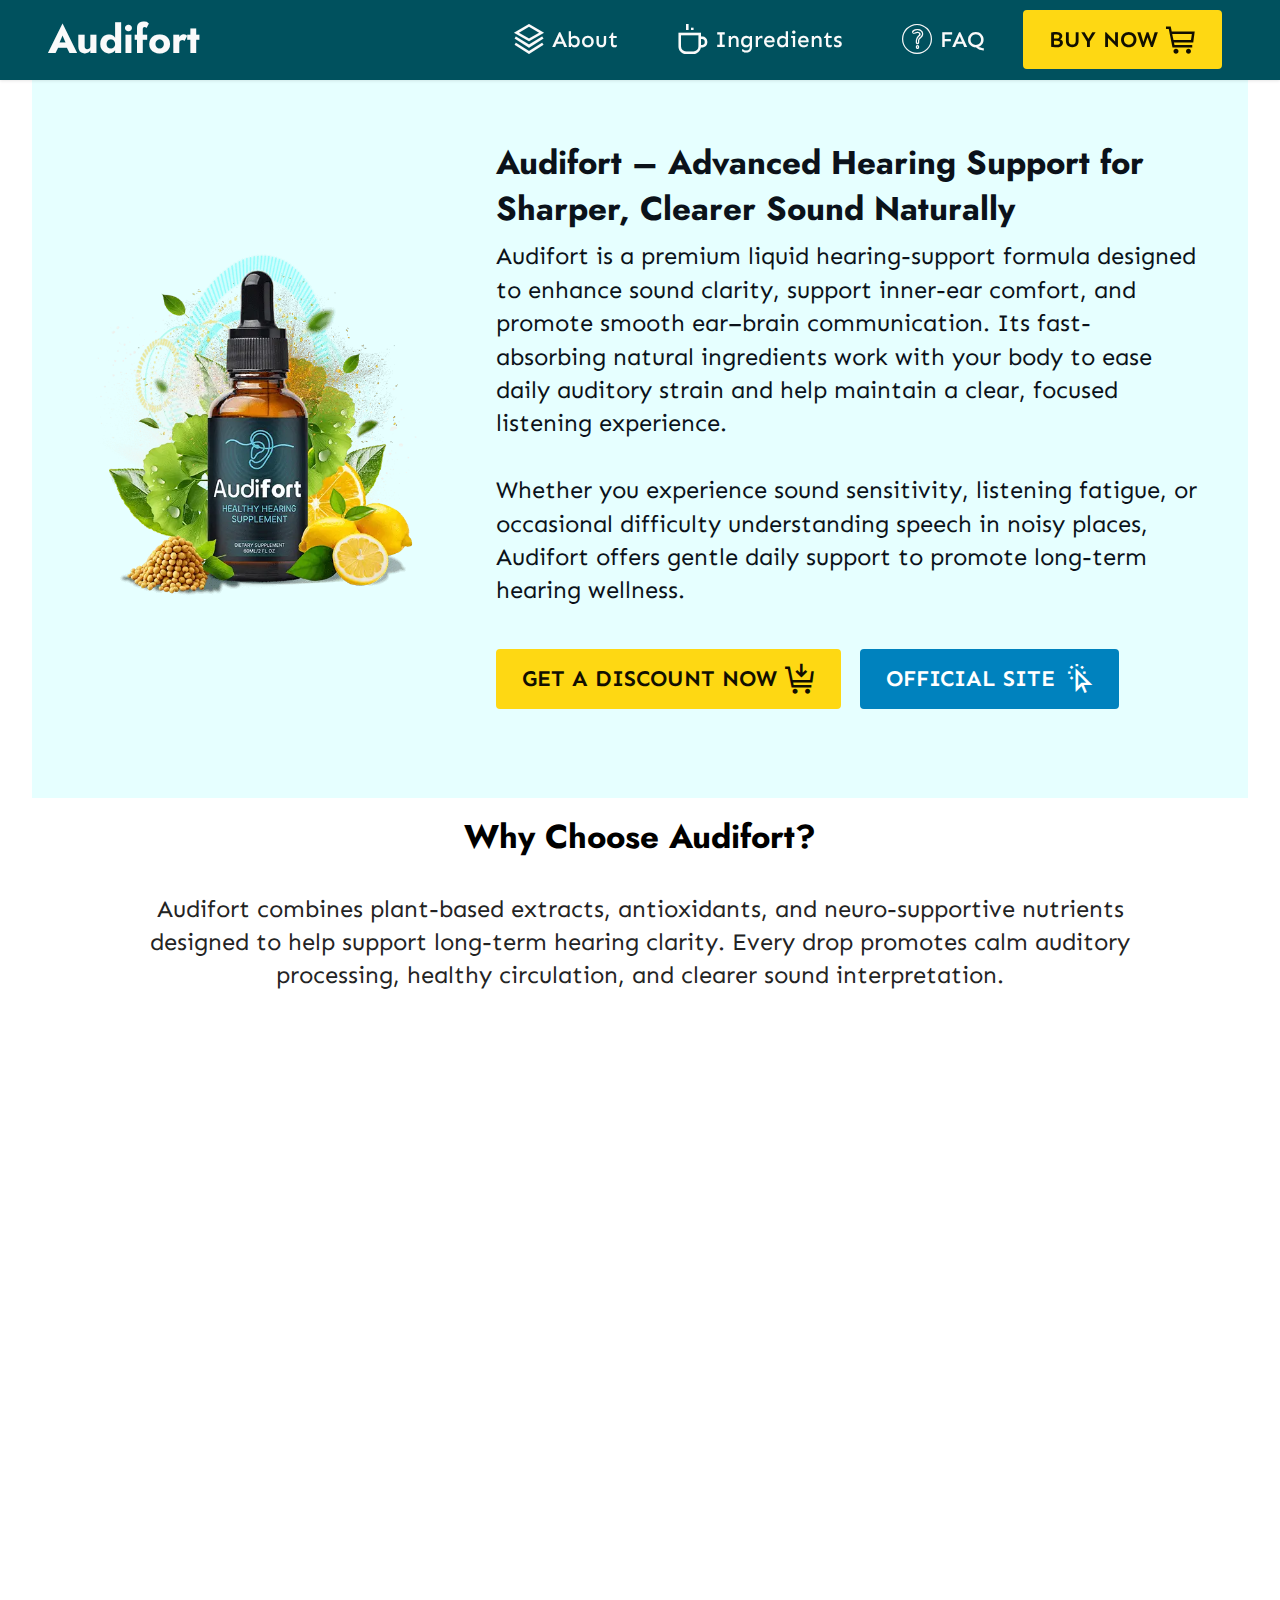
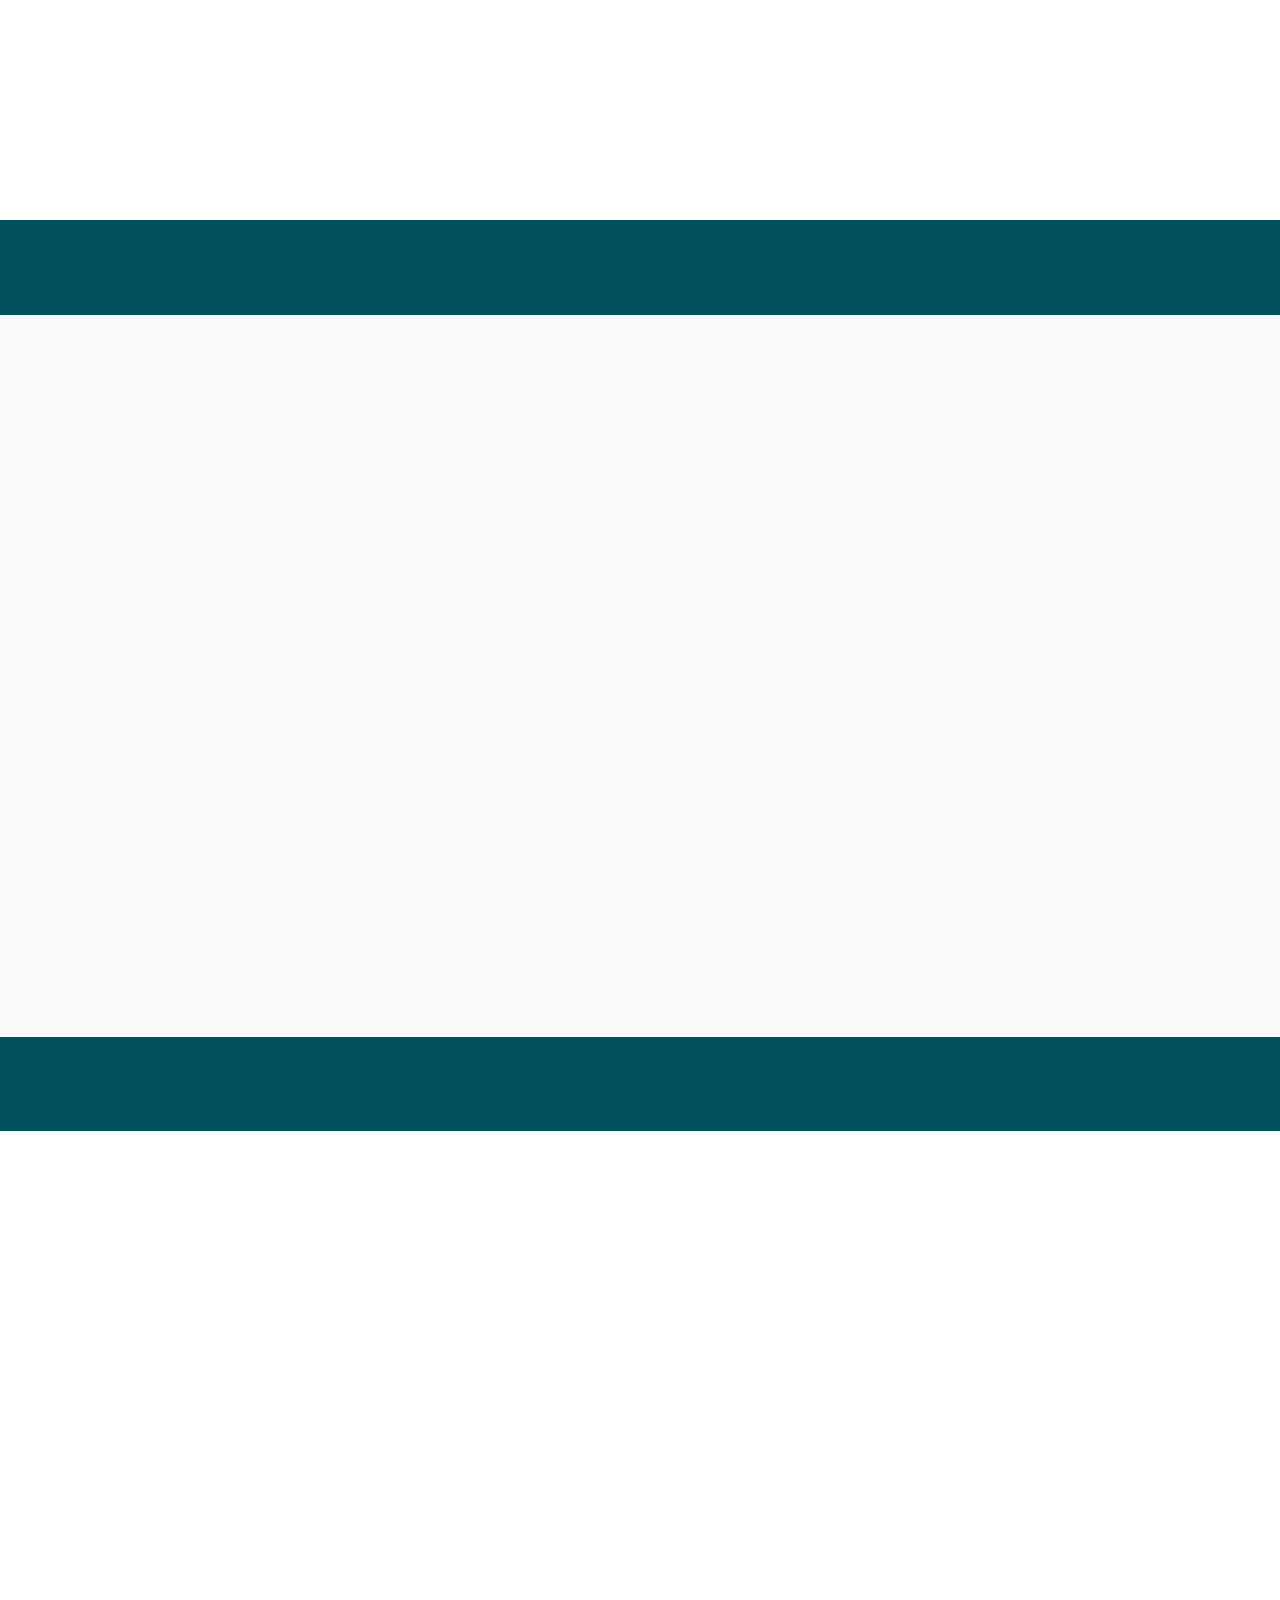
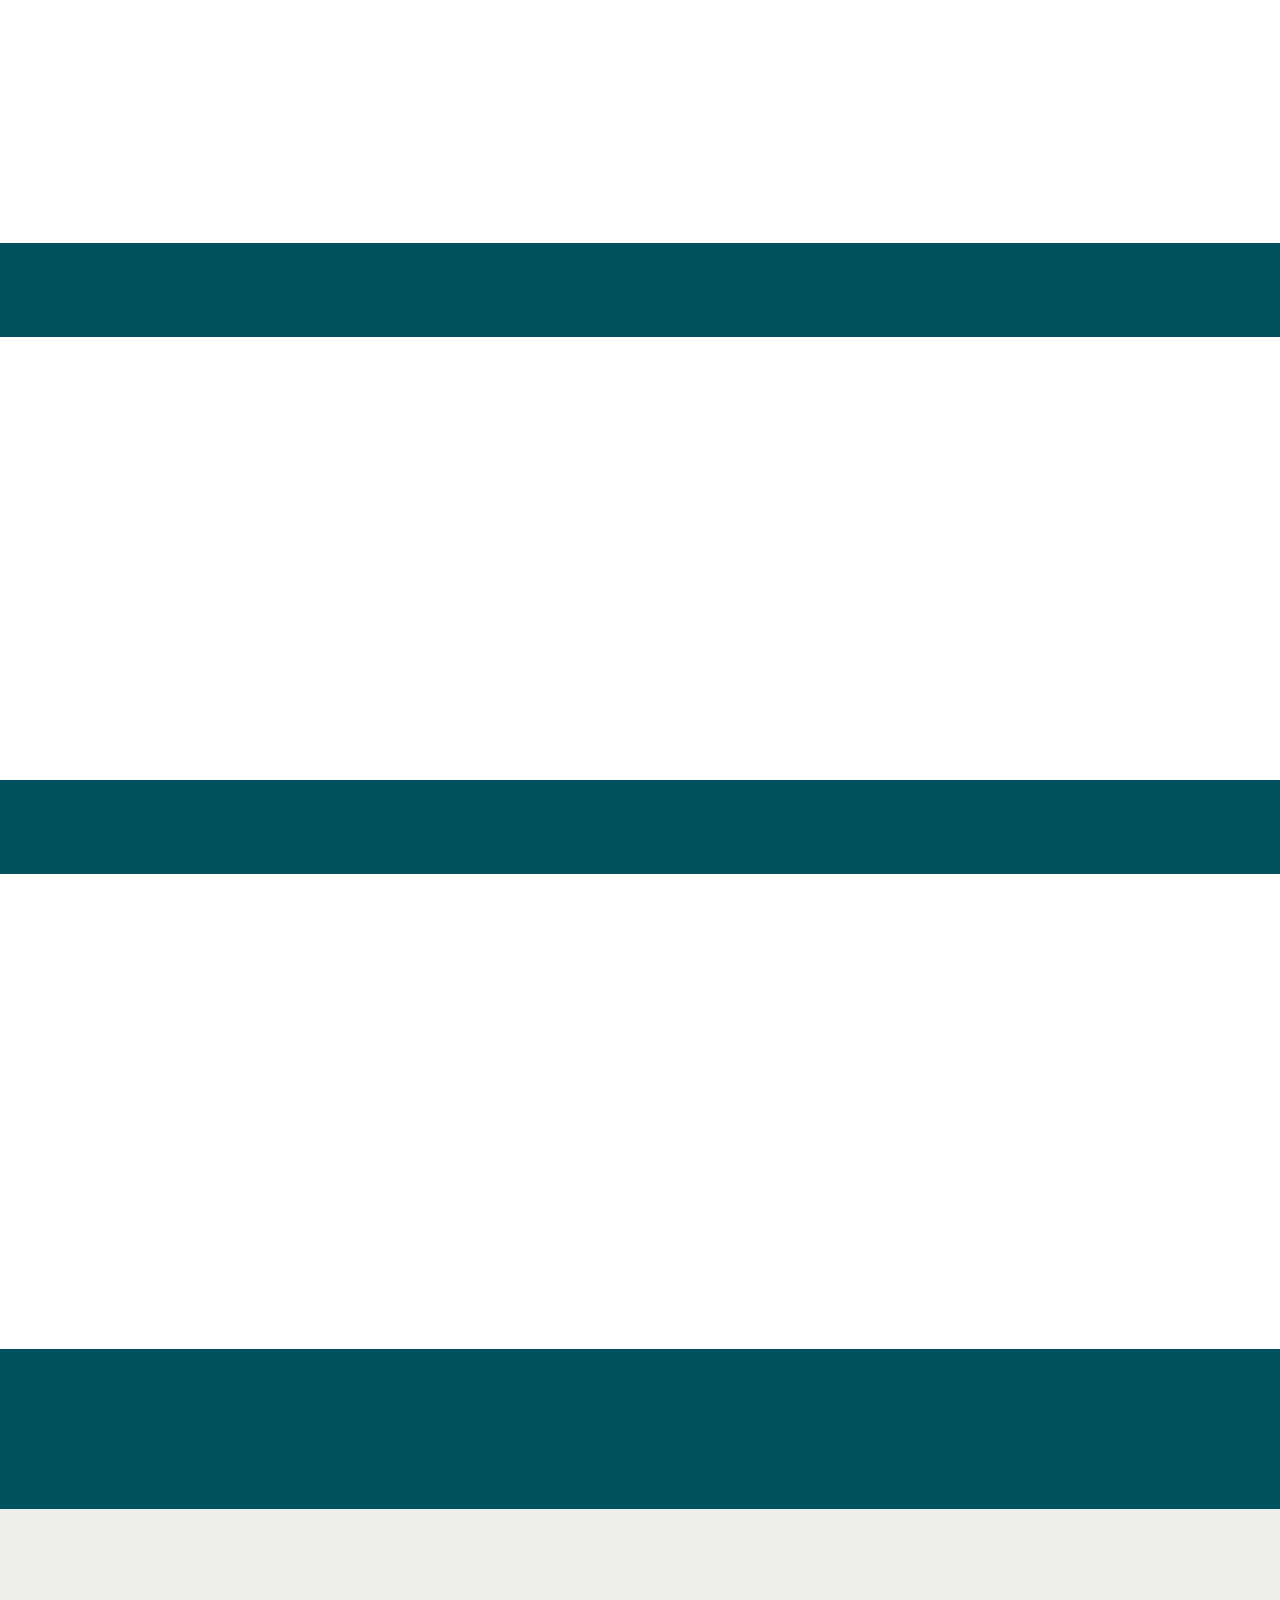
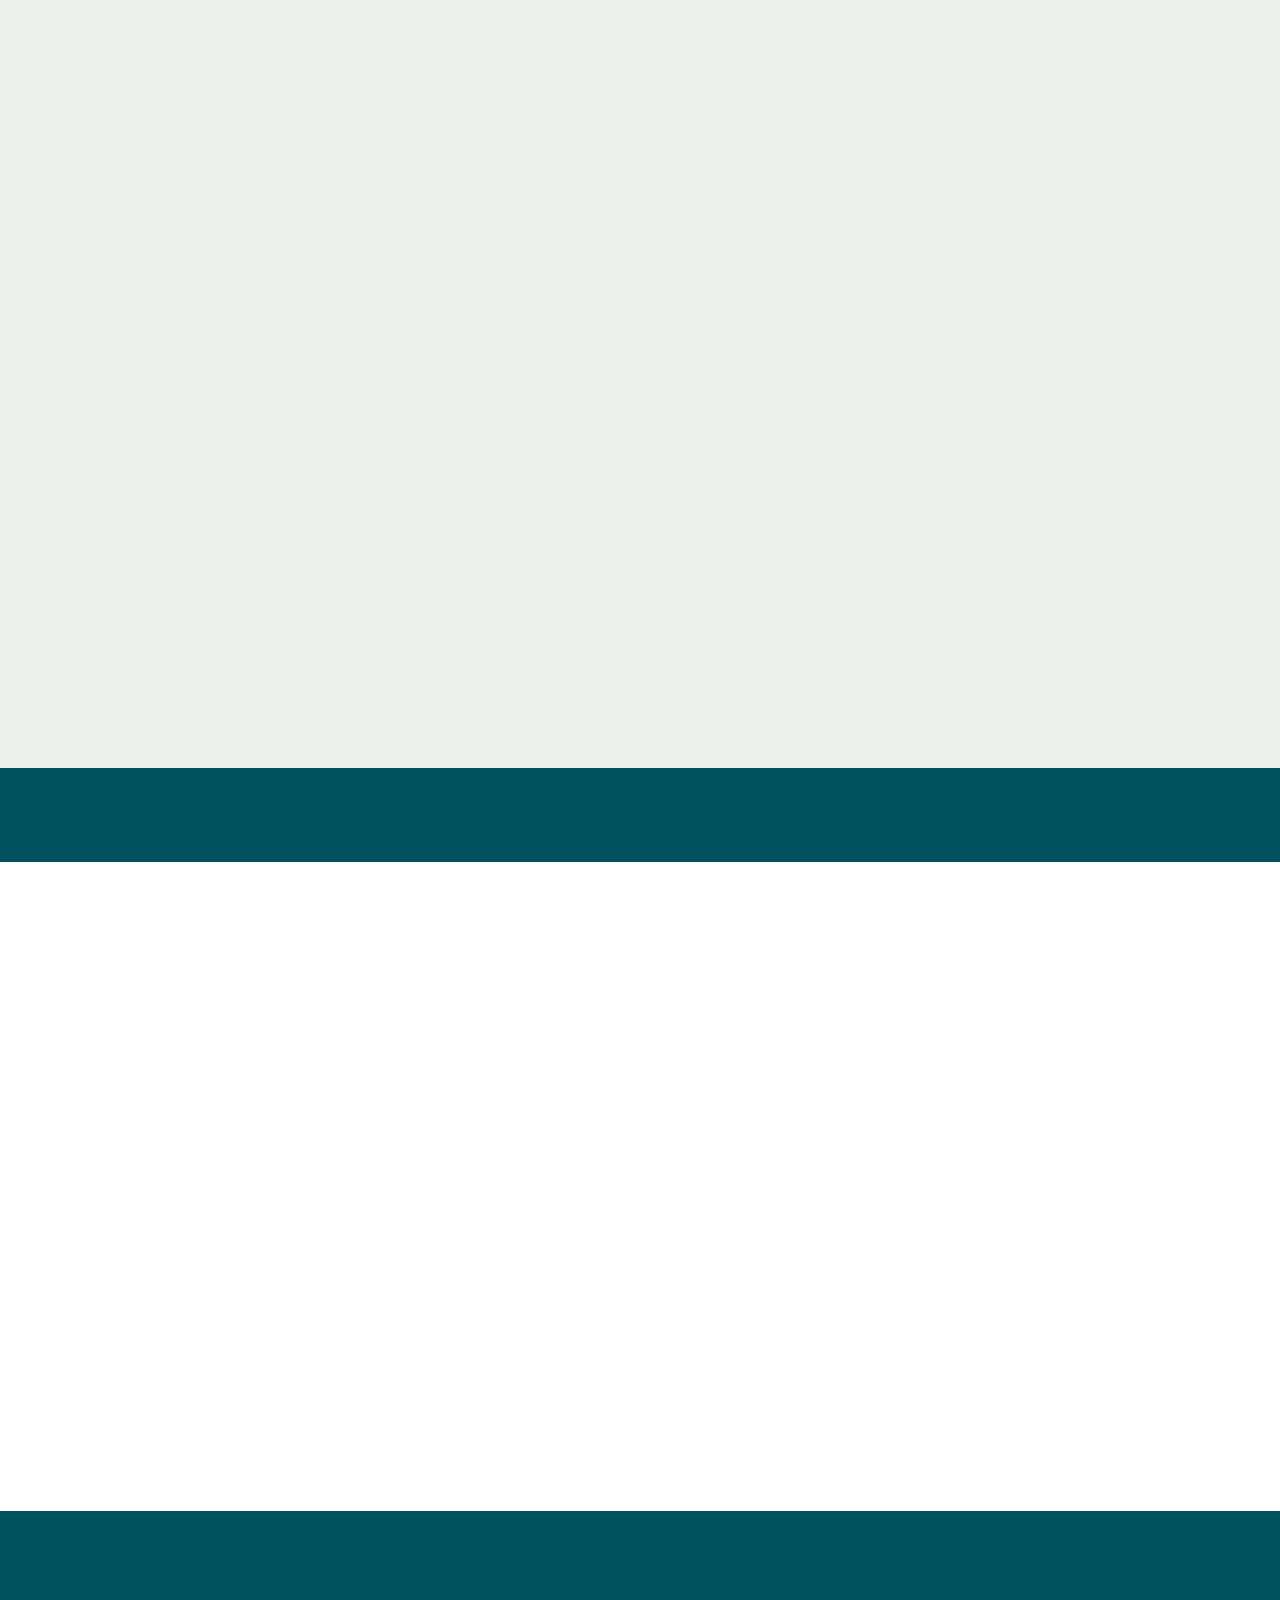
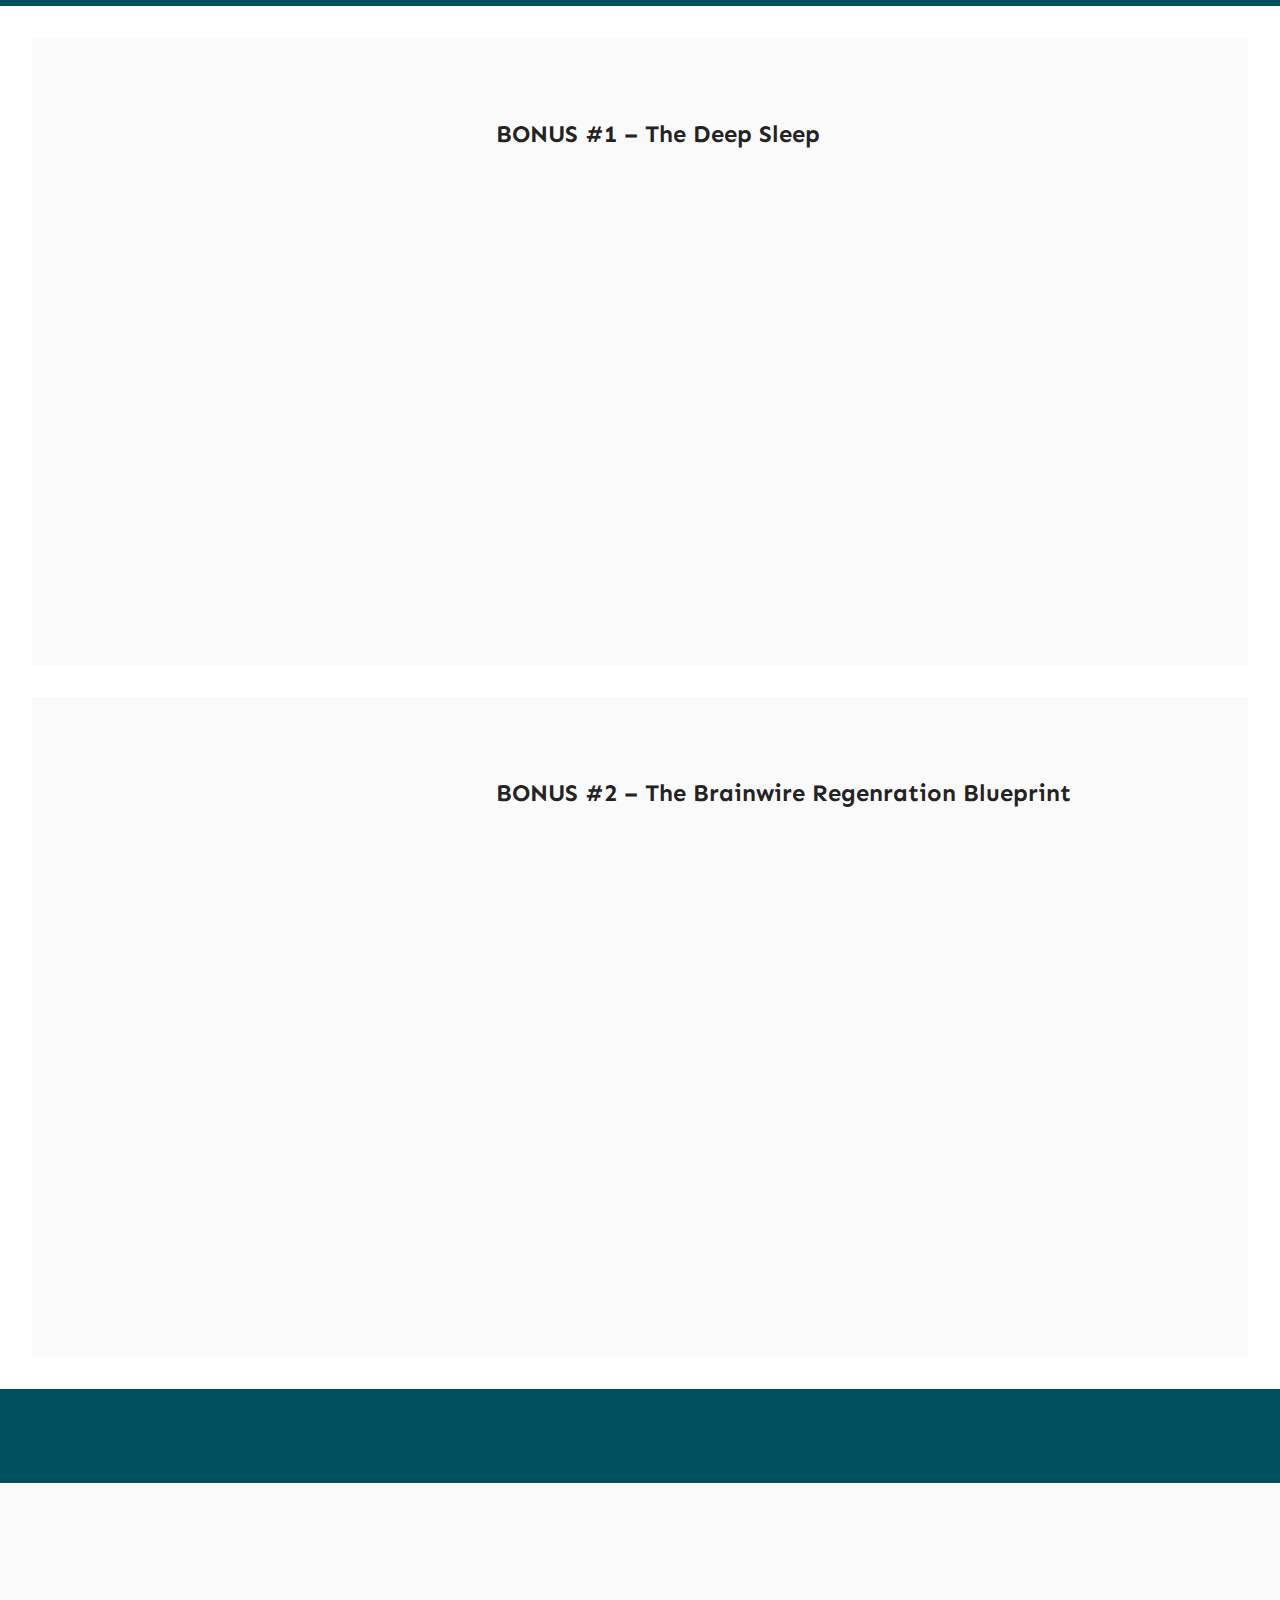
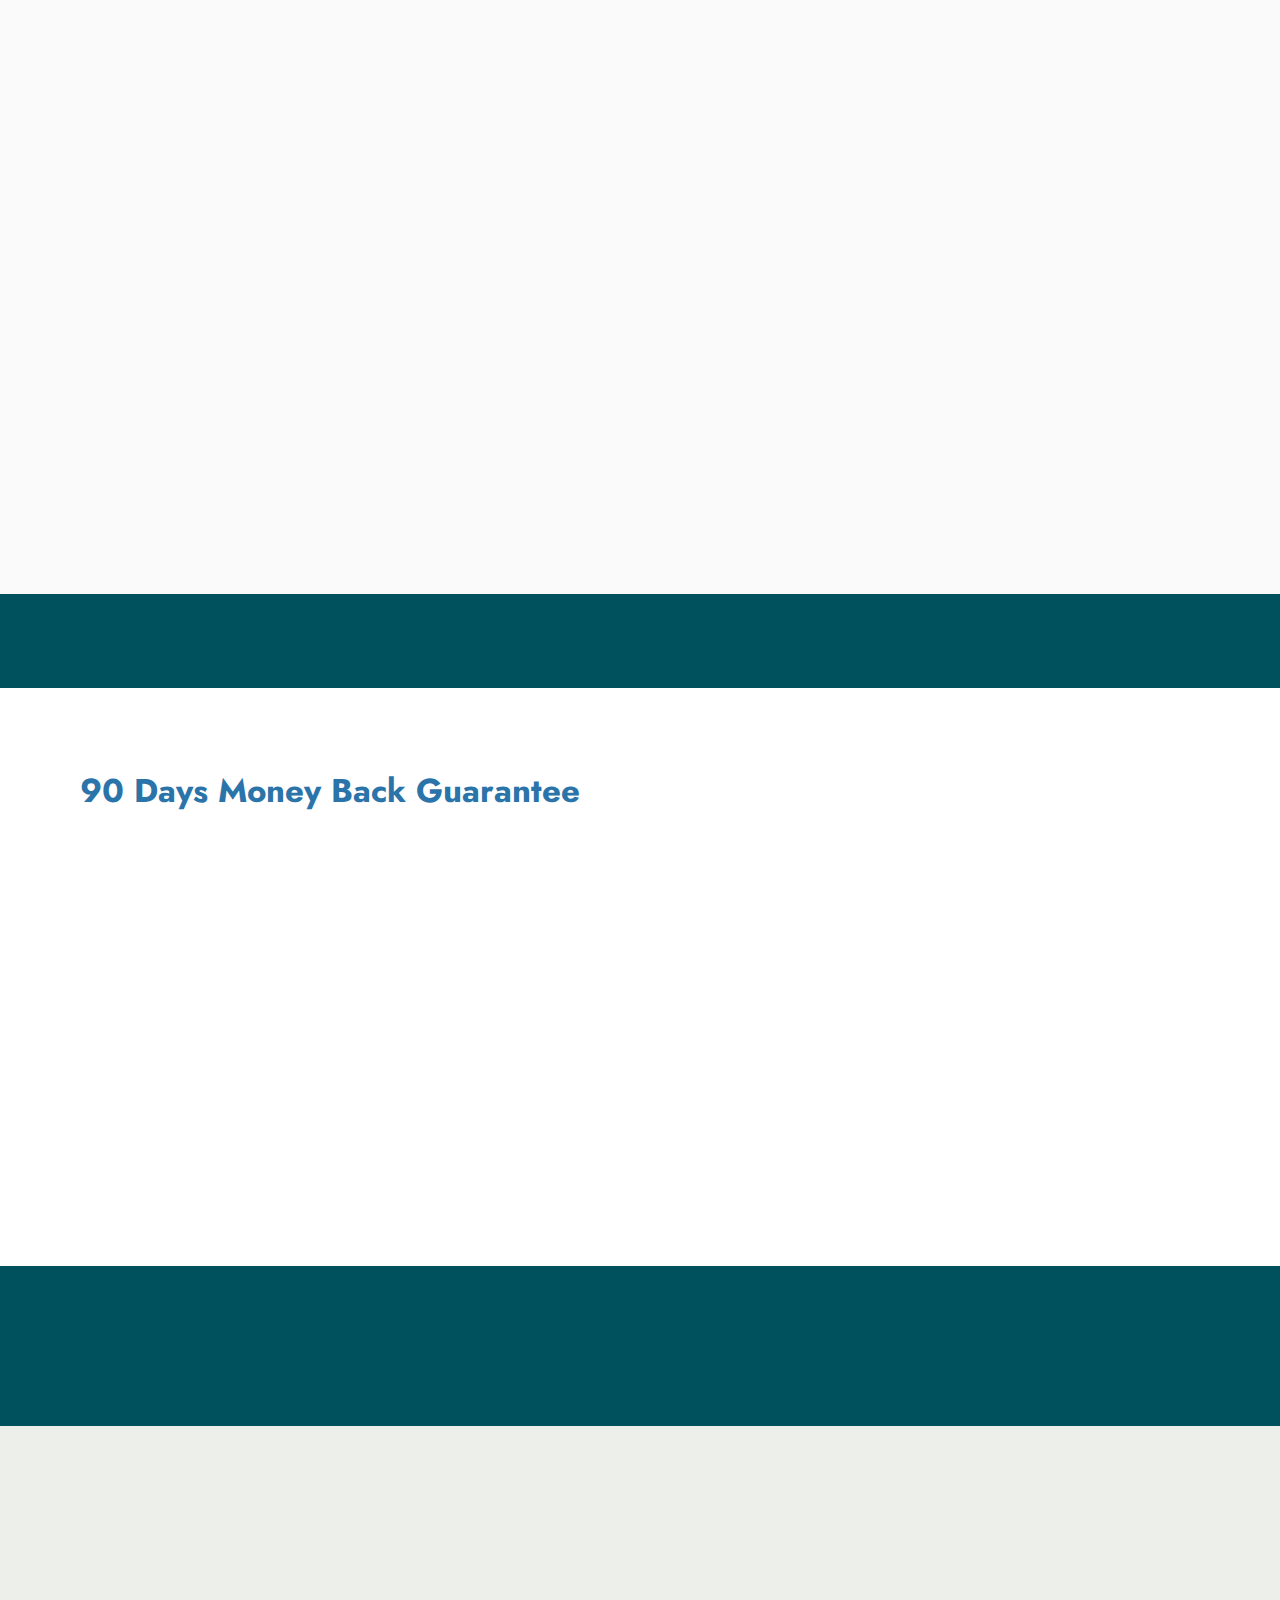
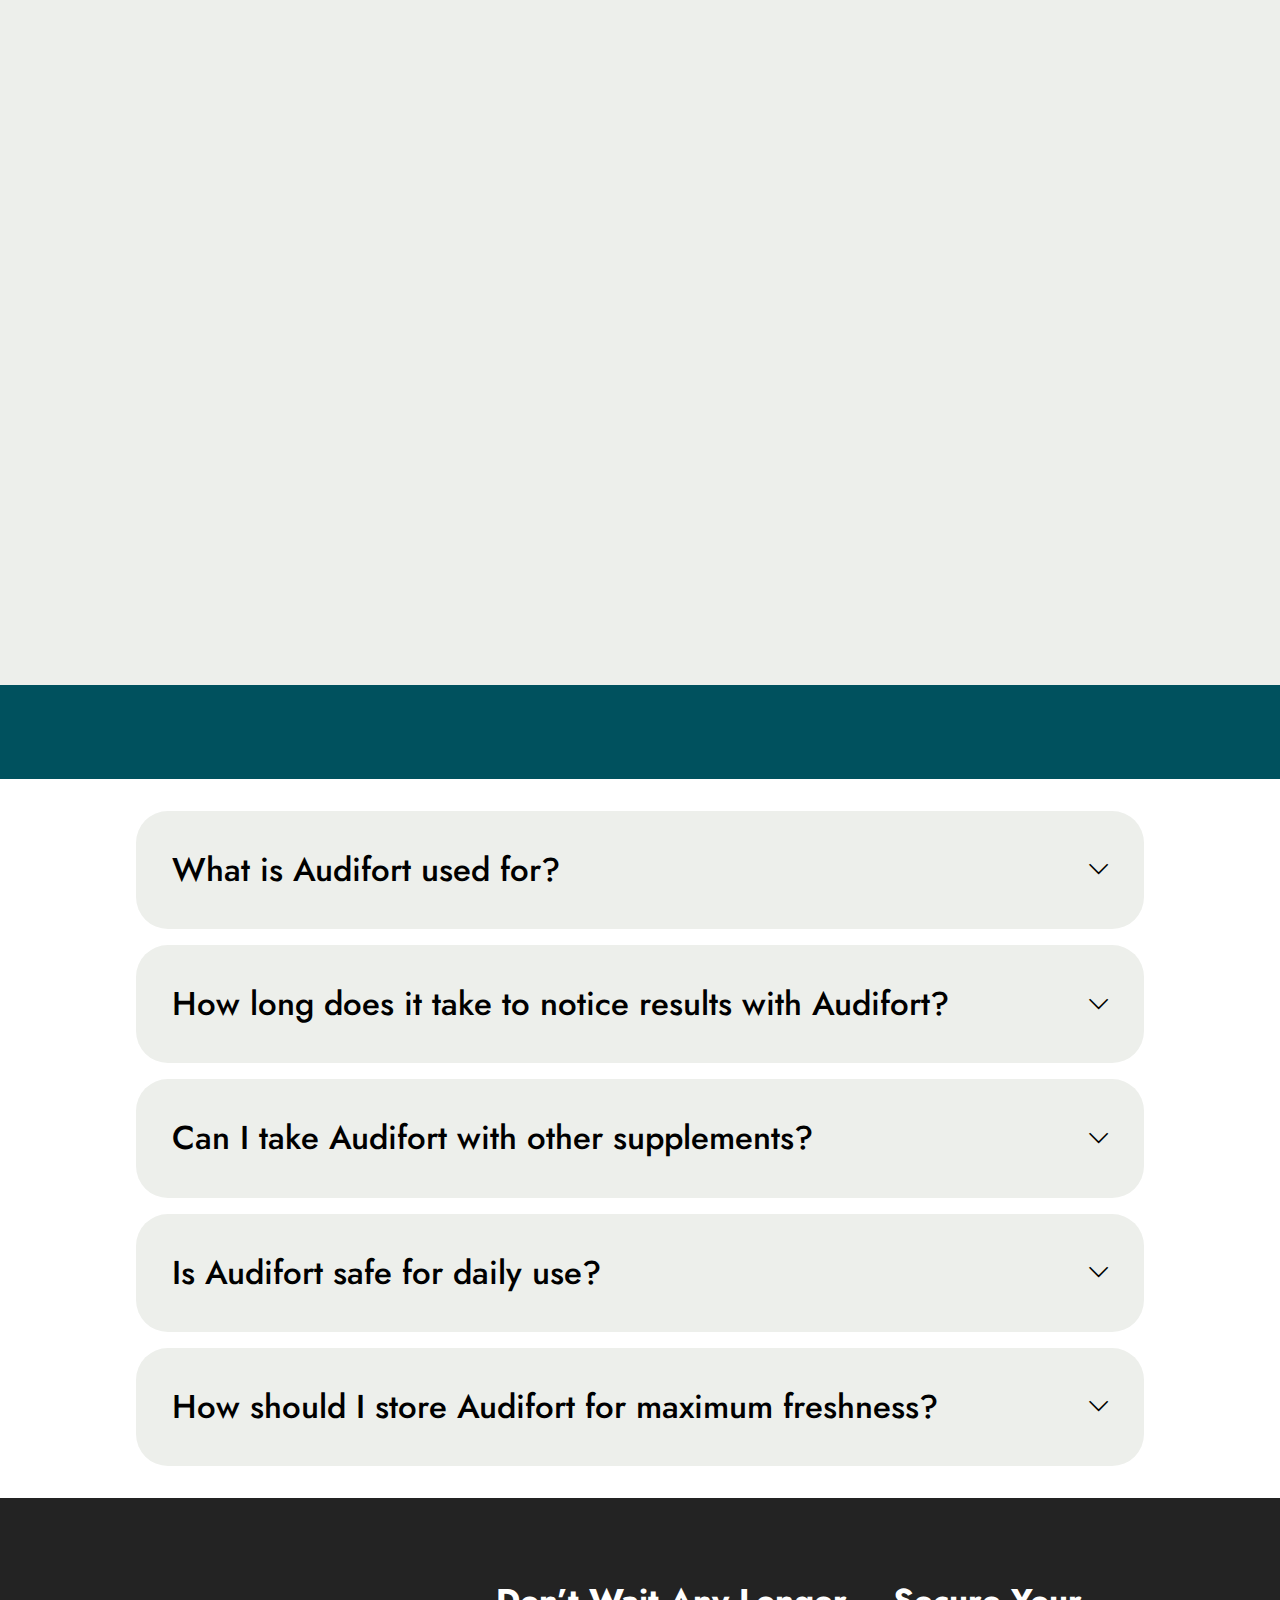
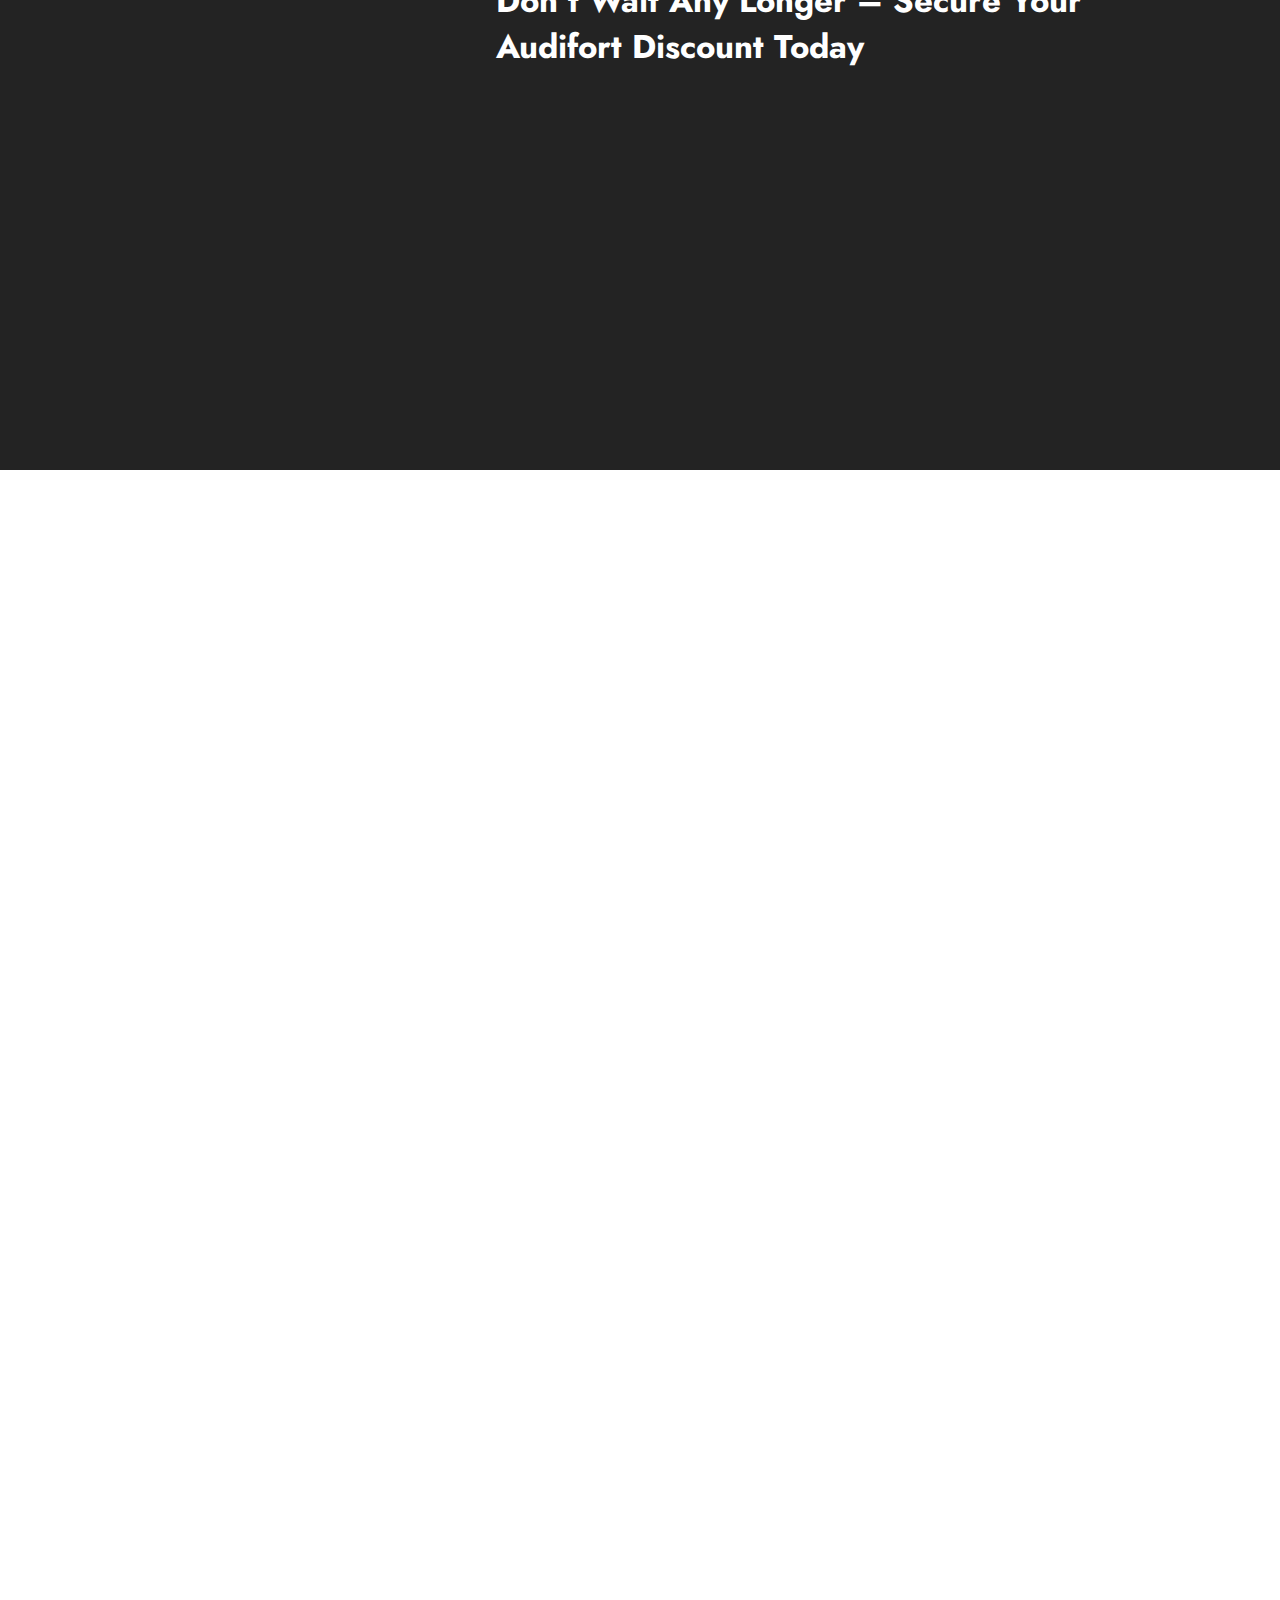
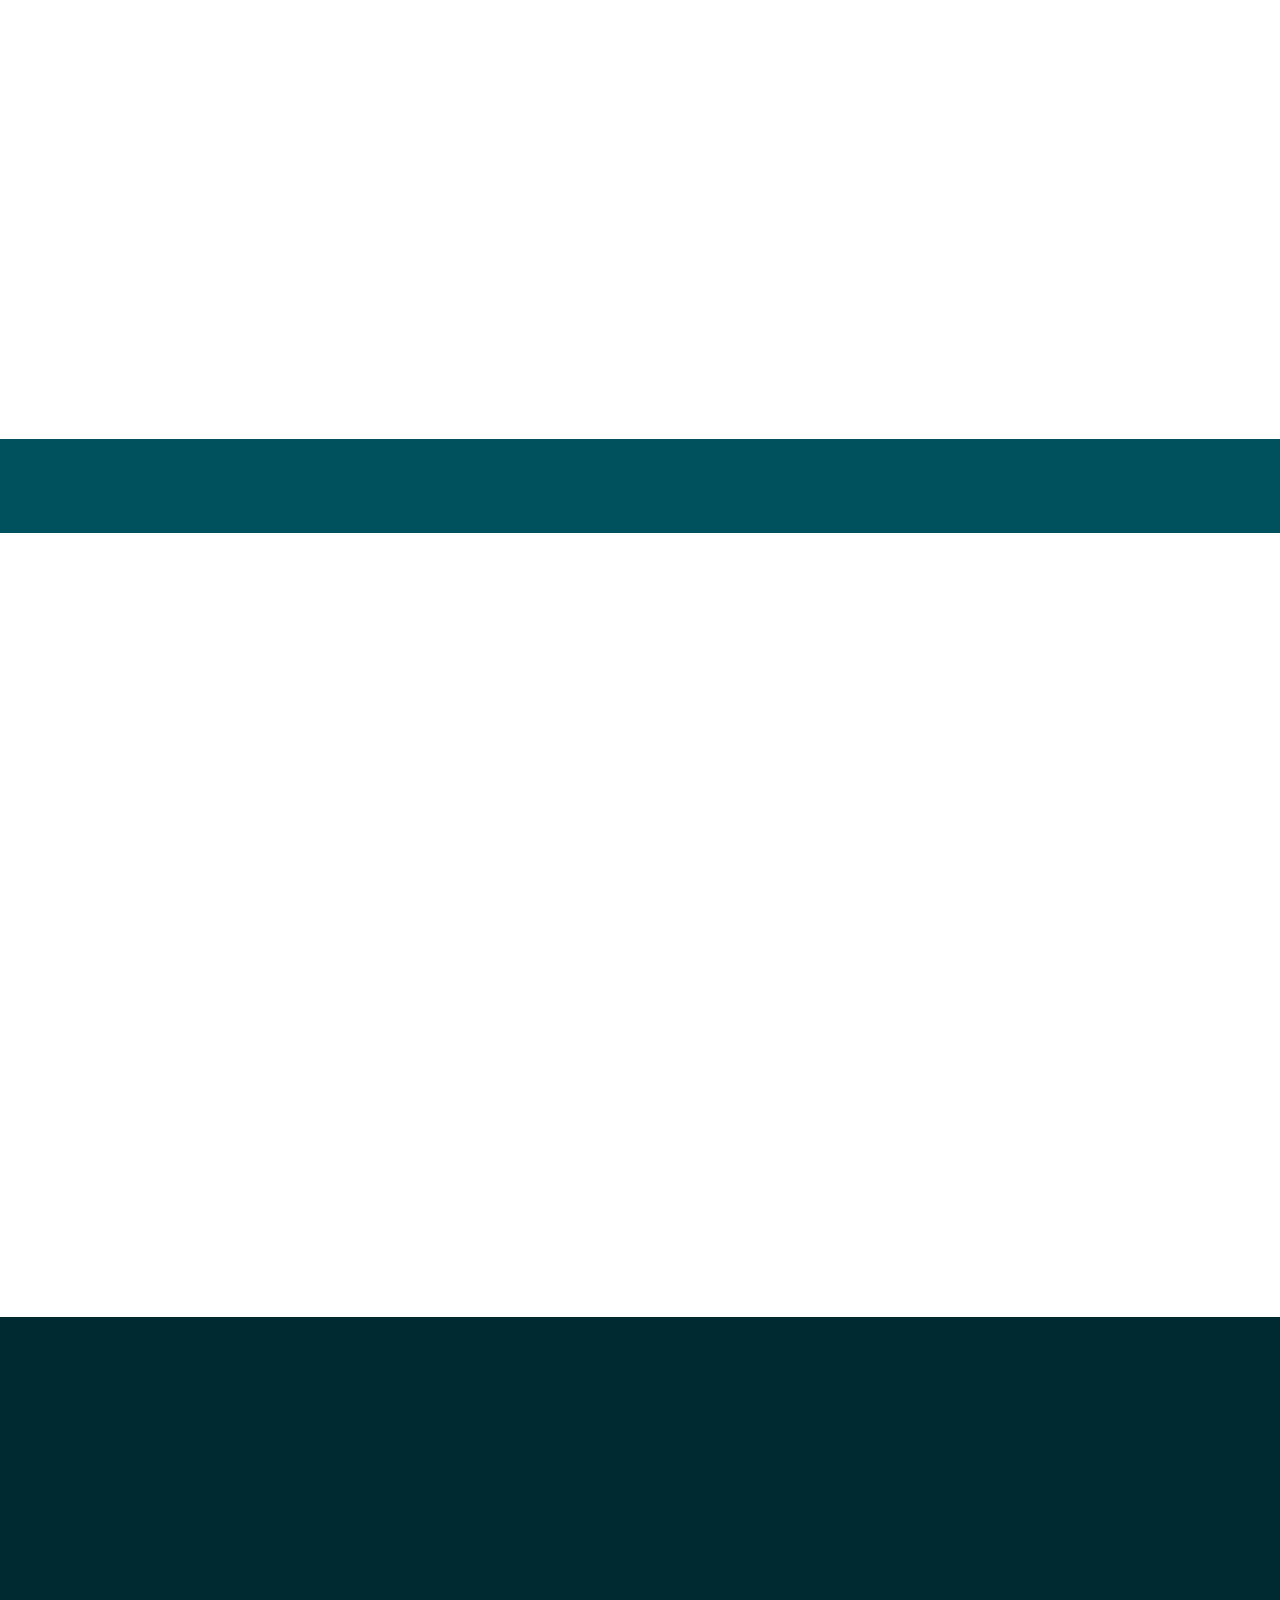
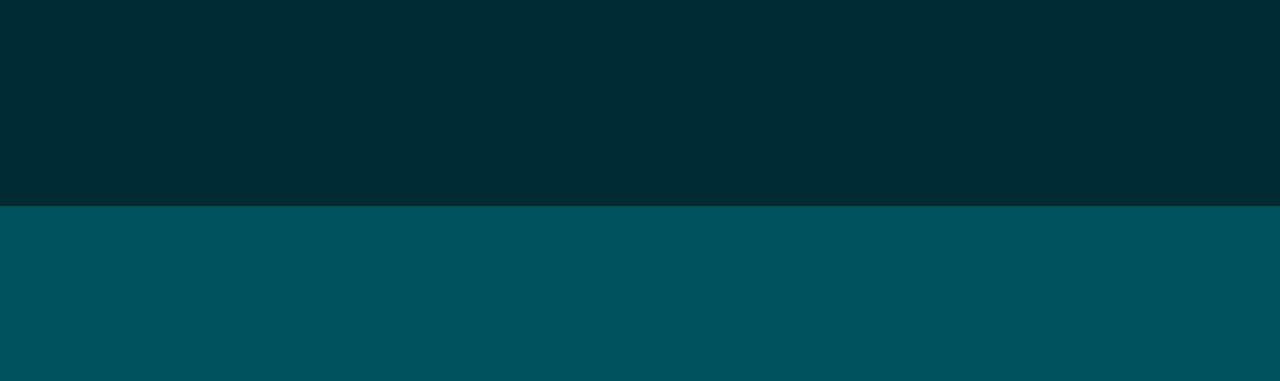
<file: index.html>
<!DOCTYPE html>
<html  >
   <head>
      <meta charset="UTF-8">
      <meta http-equiv='content-language' content='en-US'>
      <meta http-equiv="X-UA-Compatible" content="IE=edge">
      <meta name="generator" content="Mobirise v6.0.6, mobirise.com">
      <meta name="viewport" content="width=device-width, initial-scale=1, minimum-scale=1">
      <link rel="shortcut icon" href="assets/images/audifort-favicon-1.webp" type="image/x-icon">
      <meta name="google-site-verification" content="gLAFWDbXaB8AWtXL4MNPkA1AjeLQo73fgH_qfrrijfI" />
      <meta name="p:domain_verify" content="2a8a21302559ee50b1bbea8adf5568e8"/>
      <meta name="description" content="Boost your hearing naturally with Audifort 2025. Improve clarity, ease daily ear discomfort, and support sharper sound with this advanced liquid formula.">
      <title>Audifort 2025 | Official Site | Advanced Hearing Support</title>
      <meta name="keywords" content="audifort, audi fort, audifort buy, audifort us, audifort usa, audifort official"/>
      
      <!-- Open Graph Tags -->
      <meta property="og:title" content="Audifort 2025 – Natural Hearing Support for Clearer Sound">
      <meta property="og:description" content="Boost your hearing naturally with Audifort 2025. Improve clarity, reduce daily ear discomfort, and support sharper sound with this advanced formula.">
      <meta property="og:type" content="website">
      <meta property="og:url" content="https://en-en--us-audifort.com/">
      <meta property="og:image" content="https://en-en--us-audifort.com/assets/images/index-meta.webp">
      <!-- Twitter Card Updated -->
      <meta name="twitter:card" content="summary_large_image">
      <meta name="twitter:title" content="Audifort 2025 – Natural Hearing Support for Clearer Sound">
      <meta name="twitter:description" content="Boost your hearing naturally with Audifort 2025. Improve clarity, reduce discomfort, and support sharper sound with this advanced formula.">
      <meta name="twitter:image" content="https://en-en--us-audifort.com/assets/images/index-meta.webp">
      
      <link rel="canonical" href="https://en-en--us-audifort.com/" />
      <link rel="stylesheet" href="assets/web/assets/mobirise-icons2/mobirise2.css">
      <link rel="stylesheet" href="assets/web/assets/mobirise-icons/mobirise-icons.css">
      <link rel="stylesheet" href="assets/bootstrap/css/bootstrap.min.css">
      <link rel="stylesheet" href="assets/bootstrap/css/bootstrap-grid.min.css">
      <link rel="stylesheet" href="assets/bootstrap/css/bootstrap-reboot.min.css">
      <link rel="stylesheet" href="assets/animatecss/animate.css">
      <link rel="stylesheet" href="assets/dropdown/css/style.css">
      <link rel="stylesheet" href="assets/socicon/css/styles.css">
      <link rel="stylesheet" href="assets/theme/css/style.css">
      <link rel="preload" href="https://fonts.googleapis.com/css?family=Jost:100,200,300,400,500,600,700,800,900,100i,200i,300i,400i,500i,600i,700i,800i,900i&display=swap" as="style" onload="this.onload=null;this.rel='stylesheet'">
      <noscript>
         <link rel="stylesheet" href="https://fonts.googleapis.com/css?family=Jost:100,200,300,400,500,600,700,800,900,100i,200i,300i,400i,500i,600i,700i,800i,900i&display=swap">
      </noscript>
      <link rel="preload" href="https://fonts.googleapis.com/css?family=Sen:400,500,600,700,800&display=swap" as="style" onload="this.onload=null;this.rel='stylesheet'">
      <noscript>
         <link rel="stylesheet" href="https://fonts.googleapis.com/css?family=Sen:400,500,600,700,800&display=swap">
      </noscript>
      <link rel="preload" as="style" href="assets/mobirise/css/mbr-additional.css?v=gJ6yo3">
      <link rel="stylesheet" href="assets/mobirise/css/mbr-additional.css?v=gJ6yo3" type="text/css">
   </head>
   <body>
      <section data-bs-version="5.1" class="menu menu2 cid-tLclnOs7BI" once="menu" id="menu2-2">
         <nav class="navbar navbar-dropdown navbar-fixed-top navbar-expand-lg">
            <div class="container-fluid">
               <div class="navbar-brand">
                  <span class="navbar-caption-wrap"><a class="navbar-caption text-white text-primary display-2" href="https://en-en--us-audifort.com/">Audifort</a></span>
               </div>
               <button class="navbar-toggler" type="button" data-toggle="collapse" data-bs-toggle="collapse" data-target="#navbarSupportedContent" data-bs-target="#navbarSupportedContent" aria-controls="navbarNavAltMarkup" aria-expanded="false" aria-label="Toggle navigation">
                  <div class="hamburger">
                     <span></span>
                     <span></span>
                     <span></span>
                     <span></span>
                  </div>
               </button>
               <div class="collapse navbar-collapse" id="navbarSupportedContent">
                  <ul class="navbar-nav nav-dropdown" data-app-modern-menu="true">
                     <li class="nav-item"><a class="nav-link link text-white text-primary display-4" href="index.html#image2-4x"><span class="mobi-mbri mobi-mbri-layers mbr-iconfont mbr-iconfont-btn"></span>About</a></li>
                     <li class="nav-item"><a class="nav-link link text-white text-primary display-4" href="index.html#content8-2o"><span class="mobi-mbri mobi-mbri-hot-cup mbr-iconfont mbr-iconfont-btn"></span>Ingredients</a></li>
                     <li class="nav-item"><a class="nav-link link text-white display-4" href="index.html#list01-5k"><span class="mbri-question mbr-iconfont mbr-iconfont-btn"></span>FAQ</a>
                     </li>
                  </ul>
                  <div class="navbar-buttons mbr-section-btn">
                     <a class="btn btn-danger display-4" href="https://17f97uugr-zhrs83v6x-vb3x5e.hop.clickbank.net" rel="nofollow sponsored">
                        <span class="mobi-mbri mobi-mbri-shopping-cart mbr-iconfont mbr-iconfont-btn"></span>BUY NOW</a></div>
               </div>
            </div>
         </nav>
      </section>
      <section data-bs-version="5.1" class="features17 cid-tLcpgbq2pq" id="features17-4">
         <div class="container-fluid">
            <div class="content-wrapper">
               <div class="row align-items-center">
                  <div class="col-12 col-lg-4">
                     <div class="image-wrapper">
                        <img src="assets/images/audifort-bottle.webp" alt="audifort">
                     </div>
                  </div>
                  <div class="col-12 col-lg">
                     <div class="text-wrapper">
                        <h1 class="card-title mbr-fonts-style display-5">
                           <strong>Audifort – Advanced Hearing Support for Sharper, Clearer Sound Naturally</strong>
                        </h1>
                        <p class="mbr-text mbr-fonts-style mb-4 display-7">
                           Audifort is a premium liquid hearing-support formula designed to enhance sound clarity, support inner-ear comfort, and promote smooth ear–brain communication. Its fast-absorbing natural ingredients work with your body to ease daily auditory strain and help maintain a clear, focused listening experience.
                           <br><br>
                           Whether you experience sound sensitivity, listening fatigue, or occasional difficulty understanding speech in noisy places, Audifort offers gentle daily support to promote long-term hearing wellness.
                        </p>
                        <div class="mbr-section-btn mt-3">
                           <a class="btn btn-danger display-4" href="https://17f97uugr-zhrs83v6x-vb3x5e.hop.clickbank.net" rel="nofollow sponsored">
                              <span class="mobi-mbri mobi-mbri-cart-add mbr-iconfont mbr-iconfont-btn"></span>GET A DISCOUNT NOW</a> 
                           <a class="btn btn-primary display-4" href="https://17f97uugr-zhrs83v6x-vb3x5e.hop.clickbank.net" rel="nofollow sponsored">
                              <span class="mobi-mbri mobi-mbri-cursor-click mbr-iconfont mbr-iconfont-btn"></span>OFFICIAL SITE</a>
                        </div>
                     </div>
                  </div>
               </div>
            </div>
         </div>
      </section>
      <section data-bs-version="5.1" class="content4 cid-uN8N90Pyqj" id="content4-5q">
         <div class="container">
            <div class="row justify-content-center">
               <div class="title col-md-12 col-lg-10">
                  <h3 class="mbr-section-title mbr-fonts-style align-center mb-4 display-5">
                     <strong>Why Choose Audifort?</strong>
                  </h3>
                  <p class="mbr-text align-center display-7">
                     Audifort combines plant-based extracts, antioxidants, and neuro-supportive nutrients designed to help support long-term hearing clarity. Every drop promotes calm auditory processing, healthy circulation, and clearer sound interpretation.
                  </p>
               </div>
            </div>
         </div>
      </section>
      <section data-bs-version="5.1" class="features3 cid-uuWY0VLzuR" id="features3-41">
         <div class="container">
            <div class="row mt-4">
               <div class="item features-image сol-12 col-md-6 col-lg-3 active">
                  <div class="item-wrapper">
                     <div class="item-img">
                        <img src="assets/images/audifort-made-in-usa.webp" alt="Audifort Made In USA" data-slide-to="1" data-bs-slide-to="1">
                     </div>
                     <div class="item-content">
                        <h5 class="item-title mbr-fonts-style display-7"><strong>Made In USA</strong></h5>
                        <p class="mbr-text mbr-fonts-style mt-3 display-7">
                           Produced in U.S.-based facilities following strict quality and purity standards.
                        </p>
                     </div>
                  </div>
               </div>
               <div class="item features-image сol-12 col-md-6 col-lg-3">
                  <div class="item-wrapper">
                     <div class="item-img">
                        <img src="assets/images/audifort-fda-approved.webp" alt="Audifort FDA Approved" data-slide-to="2" data-bs-slide-to="2">
                     </div>
                     <div class="item-content">
                        <h5 class="item-title mbr-fonts-style display-7">
                           <strong>Registered Facility</strong>
                        </h5>
                        <p class="mbr-text mbr-fonts-style mt-3 display-7">
                           Created in a facility that follows FDA guidelines for safety and quality.
                        </p>
                     </div>
                  </div>
               </div>
               <div class="item features-image сol-12 col-md-6 col-lg-3">
                  <div class="item-wrapper">
                     <div class="item-img">
                        <img src="assets/images/audifort-natural.webp" alt="Audifort All Natural" data-slide-to="2" data-bs-slide-to="2">
                     </div>
                     <div class="item-content">
                        <h5 class="item-title mbr-fonts-style display-7"><strong>All Natural</strong></h5>
                        <p class="mbr-text mbr-fonts-style mt-3 display-7">
                           Audifort is crafted using a natural blend of plant-based ingredients, free from fillers and artificial stimulants. Every component is selected to support long-term hearing comfort in a gentle, consistent way.
                        </p>
                     </div>
                  </div>
               </div>
               <div class="item features-image сol-12 col-md-6 col-lg-3">
                  <div class="item-wrapper">
                     <div class="item-img">
                        <img src="assets/images/audifort-gmp.webp" alt="Audifort GMP Certified" data-slide-to="3" data-bs-slide-to="3">
                     </div>
                     <div class="item-content">
                        <h5 class="item-title mbr-fonts-style display-7">
                           <strong>GMP Certified Facility</strong>
                        </h5>
                        <p class="mbr-text mbr-fonts-style mt-3 display-7">
                           Produced in a Good Manufacturing Practice-certified environment to ensure safety, purity, and product consistency.
                        </p>
                     </div>
                  </div>
               </div>
            </div>
         </div>
      </section>
      <section data-bs-version="5.1" class="content4 cid-uuVFROq2I5" id="content4-3p">
         <div class="container">
            <div class="row justify-content-center">
               <div class="title col-md-12 col-lg-11">
                  <h3 class="mbr-section-title mbr-fonts-style align-center mb-4 display-5">
                     <strong>Real Experiences From Audifort Users</strong>
                  </h3>
               </div>
            </div>
         </div>
      </section>
      <section data-bs-version="5.1" class="team2 cid-uuVj4sPi7V" xmlns="http://www.w3.org/1999/html" id="team2-3m">
         <div class="container">
            <div class="item features-image active">
               <div class="item-wrapper">
                  <div class="row align-items-center">
                     <div class="col-12 col-md-2">
                        <div class="image-wrapper">
                           <img src="assets/images/person4-216x216.jpg" alt="audifort-customer-review-1" data-slide-to="0" data-bs-slide-to="0">
                        </div>
                     </div>
                     <div class="col-12 col-md">
                        <div class="card-box">
                           <h5 class="card-title display-5"><strong>Robert Hayes – Denver, Colorado, USA</strong></h5>
                           <h6 class="card-subtitle display-7"><strong>⭐️⭐️⭐️⭐️⭐️ Verified Purchase</strong></h6>
                           <p class="mbr-text display-4">
                              “After using Audifort consistently, everyday sounds feel smoother and far less stressful. I notice clearer speech in busy places and feel more relaxed throughout the day.”
                           </p>
                        </div>
                     </div>
                  </div>
               </div>
            </div>
            <div class="item features-image">
               <div class="item-wrapper">
                  <div class="row align-items-center">
                     <div class="col-12 col-md-2">
                        <div class="image-wrapper">
                           <img src="assets/images/person2-216x216.jpg" alt="audifort-customer-review-2" data-slide-to="1" data-bs-slide-to="1">
                        </div>
                     </div>
                     <div class="col-12 col-md">
                        <div class="card-box">
                           <h5 class="card-title display-5"><strong>Kevin Brooks – Tampa, Florida, USA</strong></h5>
                           <h6 class="card-subtitle display-7"><strong>⭐️⭐️⭐️⭐️⭐️ Verified Purchase</strong></h6>
                           <p class="mbr-text display-4">
                              “My listening fatigue has noticeably reduced. Audifort has helped me stay focused and calm, even during long work hours surrounded by constant noise.”
                           </p>
                        </div>
                     </div>
                  </div>
               </div>
            </div>
            <div class="item features-image">
               <div class="item-wrapper">
                  <div class="row align-items-center">
                     <div class="col-12 col-md-2">
                        <div class="image-wrapper">
                           <img src="assets/images/person3-336x336.jpg" alt="audifort-customer-review-3">
                        </div>
                     </div>
                     <div class="col-12 col-md">
                        <div class="card-box">
                           <h5 class="card-title display-5"><strong>Laura Collins – Raleigh, North Carolina, USA</strong></h5>
                           <h6 class="card-subtitle display-7"><strong>⭐️⭐️⭐️⭐️⭐️ Verified Purchase</strong></h6>
                           <p class="mbr-text display-4">
                              “I deal with background noise at work all day. Since taking Audifort, I feel more balanced and less tense. My overall listening comfort has definitely improved.”
                           </p>
                        </div>
                     </div>
                  </div>
               </div>
            </div>
         </div>
      </section>
      <section data-bs-version="5.1" class="content4 cid-tLcytCP5Mp" id="content4-7">
         <div class="container-fluid">
            <div class="row justify-content-center">
               <div class="title col-md-12 col-lg-10">
                  <h3 class="mbr-section-title mbr-fonts-style align-center mb-4 display-5"><strong>What is Audifort?</strong></h3>
               </div>
            </div>
         </div>
      </section>
      <section data-bs-version="5.1" class="image2 cid-uxLKKVxEqD" id="image2-4x">
         <div class="container">
            <div class="row align-items-center">
               <div class="col-12 col-lg-4">
                  <div class="image-wrapper">
                     <img src="assets/images/audifort-bottle.webp" alt="audifort">
                  </div>
               </div>
               <div class="col-12 col-lg">
                  <div class="text-wrapper">
                     <p class="mbr-text mbr-fonts-style align-center display-7">
                        Audifort is a natural liquid dietary supplement designed to support everyday hearing clarity and overall auditory comfort. It combines a range of plant-based extracts, antioxidants, and neuro-supportive nutrients that work with the body’s natural processes involved in sound interpretation and ear–brain communication. The formula is crafted to help maintain a balanced internal environment, supporting healthy circulation while providing ingredients that assist in managing oxidative stress—two important factors for long-term auditory wellness.
                     </p>
                     <br><br>
                     <p class="mbr-text mbr-fonts-style align-center display-7">
                        Because Audifort comes in a liquid format, it offers an easy-to-take alternative for adults who prefer not to swallow capsules. The drops can be taken directly or mixed with a small amount of water, making them convenient for daily use. With consistent intake, Audifort can be a supportive addition to a routine aimed at promoting hearing comfort, improving listening ease in everyday environments, and maintaining overall auditory well-being as part of a healthy lifestyle.
                     </p>
                  </div>
               </div>
            </div>
         </div>
      </section>
      <section data-bs-version="5.1" class="content4 cid-tLcvjnZQTe" id="content4-5">
         <div class="container-fluid">
            <div class="row justify-content-center">
               <div class="title col-md-12 col-lg-12">
                  <h3 class="mbr-section-title mbr-fonts-style align-center mb-4 display-5"><strong>How Does Audifort Supplement Work?</strong></h3>
               </div>
            </div>
         </div>
      </section>
      <section data-bs-version="5.1" class="content5 cid-uxLXhsXT9q" id="content5-50">
         <div class="container">
            <div class="row justify-content-center">
               <div class="col-md-12 col-lg-11">
                  <p class="mbr-text mbr-fonts-style display-4">
                     Audifort is designed to support the natural systems your body already uses to keep hearing clear and comfortable. First, certain ingredients help maintain healthy circulation, so oxygen and nutrients can reach the delicate structures of the inner ear more effectively.
                     <br><br>
                     Next, the formula includes antioxidant-rich compounds that assist your body in managing oxidative stress. This is important because everyday factors like loud environments, age, and lifestyle can contribute to the buildup of free radicals that affect ear cells over time.
                     <br><br>
                     Finally, Audifort supports the communication bridge between the ear and the brain. By helping to keep nerve signaling calm and steady, it may promote a smoother listening experience, making it easier to stay focused and less fatigued by noise during the day.
                  </p>
               </div>
            </div>
         </div>
      </section>
      <section data-bs-version="5.1" class="content4 cid-uBnvYvVZJm" id="content4-59">
         <div class="container-fluid">
            <div class="row justify-content-center">
               <div class="title col-md-12 col-lg-12">
                  <h3 class="mbr-section-title mbr-fonts-style align-center mb-4 display-5"><strong>Science Behind Audifort</strong></h3>
               </div>
            </div>
         </div>
      </section>
      <section data-bs-version="5.1" class="content5 cid-uN8TmUpQqs" id="content5-5r">
         <div class="container">
            <div class="row justify-content-center">
               <div class="col-md-12 col-lg-11">
                  <p class="mbr-text mbr-fonts-style display-4">
                     Healthy hearing depends on several key functions working smoothly together: stable blood flow to the inner ear, balanced cellular activity, and clear signaling along the auditory pathways to the brain. When any of these areas are under strain, sound may feel less defined or more tiring to process.
                     <br><br>
                     The ingredients in Audifort are selected to support these natural pathways. Antioxidants help the body handle oxidative stress, which can impact the tiny cells responsible for translating sound vibrations into signals. Circulatory-supportive plant extracts encourage a nutrient-rich environment in and around the ear.
                     <br><br>
                     Because Audifort is delivered in liquid form, it’s designed for efficient uptake. This supports your body’s own efforts to maintain balance in the auditory system over time—rather than forcing a quick, temporary change.
                  </p>
               </div>
            </div>
         </div>
      </section>
      <section data-bs-version="5.1" class="content4 cid-uuXbGdrJe7" id="content4-42">
         <div class="container">
            <div class="row justify-content-center">
               <div class="title col-md-12 col-lg-12">
                  <h3 class="mbr-section-title mbr-fonts-style align-center mb-4 display-5">
                     <strong>Audifort Special Pricing – Limited Time Availability</strong>
                  </h3>
                  <h4 class="mbr-section-subtitle align-center mbr-fonts-style mb-4 display-7">
                     Choose the package that fits your goals and secure your Audifort discount while supplies last.
                  </h4>
               </div>
            </div>
         </div>
      </section>
      <section data-bs-version="5.1" class="features3 cid-uNqAB7U6M0" id="features3-8n">
         <div class="container">
            <div class="row mt-4">
               <div class="item features-image сol-12 col-md-6 col-lg-4">
                  <div class="item-wrapper">
                     <div class="item-img">
                        <a href="https://17f97uugr-zhrs83v6x-vb3x5e.hop.clickbank.net" rel="nofollow sponsored"><img src="assets/images/audifort-two-bottle.webp" alt="audifort-2-bottle-price-158"></a>
                     </div>
                  </div>
               </div>
               <div class="item features-image сol-12 col-md-6 col-lg-4">
                  <div class="item-wrapper">
                     <div class="item-img">
                        <a href="https://17f97uugr-zhrs83v6x-vb3x5e.hop.clickbank.net" rel="nofollow sponsored"><img src="assets/images/audifort-six-bottle.webp" alt="audifort-6-bottle-price-294"></a>
                     </div>
                  </div>
               </div>
               <div class="item features-image сol-12 col-md-6 col-lg-4">
                  <div class="item-wrapper">
                     <div class="item-img">
                        <a href="https://17f97uugr-zhrs83v6x-vb3x5e.hop.clickbank.net" rel="nofollow sponsored"><img src="assets/images/audifort-three-bottle.webp" alt="audifort-3-bottle-price-177"></a>
                     </div>
                  </div>
               </div>
            </div>
         </div>
      </section>
      <section data-bs-version="5.1" class="content4 cid-uBnvSIfuXK" id="content4-57">
         <div class="container-fluid">
            <div class="row justify-content-center">
               <div class="title col-md-12 col-lg-12">
                  <h3 class="mbr-section-title mbr-fonts-style align-center mb-4 display-5"><strong>Ingredients in Audifort: What Makes the Formula Effective</strong></h3>
               </div>
            </div>
         </div>
      </section>
      <section data-bs-version="5.1" class="content8 cid-uugCrGQiU5" id="content8-2o">
         <div class="container">
            <div class="row justify-content-center">
               <div class="counter-container col-md-12 col-lg-11">
                  <h4 class="mbr-section-title mbr-fonts-style mb-4 display-4">Each ingredient in Audifort is selected to support hearing clarity, daily ear comfort, and balanced auditory function. The formula brings together plant extracts, antioxidants, and neuro-supportive elements that work in harmony with your body’s natural processes.</h4>
                  <div class="mbr-text mbr-fonts-style display-4">
                     <ul>
                        <li><strong>Maca Root:</strong> Known for supporting natural vitality and healthy circulation, helping ensure essential nutrients reach the inner ear.</li>
                        <li><strong>Green Tea Extract:</strong> Rich in antioxidants that help the body manage oxidative stress, which is important for supporting the long-term health of delicate auditory cells.</li>
                        <li><strong>Grape Seed Extract:</strong> Contains compounds that support blood vessel integrity and oxygen delivery, contributing to a stable environment for hearing function.</li>
                        <li><strong>Capsicum Annuum:</strong> Helps encourage warm circulation and may enhance nutrient absorption throughout the body, including the areas involved in hearing.</li>
                        <li><strong>GABA:</strong> A naturally occurring neurotransmitter that helps promote calm neural activity, supporting smoother ear–brain communication and reduced listening fatigue.</li>
                        <li><strong>Gymnema Sylvestre:</strong> Traditionally used for metabolic balance, it also supports nerve function, which plays a role in how sound signals are transmitted and interpreted.</li>
                     </ul>
                  </div>
               </div>
            </div>
         </div>
      </section>
      <section data-bs-version="5.1" class="content4 cid-uBnw2JLy6m" id="content4-5c">
         <div class="container-fluid">
            <div class="row justify-content-center">
               <div class="title col-md-12 col-lg-12">
                  <h3 class="mbr-section-title mbr-fonts-style align-center mb-4 display-5"><strong>Special Bonuses Included with Your Audifort Purchase</strong></h3>
               </div>
            </div>
         </div>
      </section>
      <section data-bs-version="5.1" class="features17 cid-uN93LTCm7d" id="features17-5t">
         <div class="container">
            <div class="content-wrapper">
               <div class="row align-items-center">
                  <div class="col-12 col-lg-4">
                     <div class="image-wrapper">
                        <img src="assets/images/audifort-bonus-1.webp" alt="audifort-bonus-the-deep-sleep">
                     </div>
                  </div>
                  <div class="col-12 col-lg">
                     <div class="text-wrapper">
                        <h6 class="card-title mbr-fonts-style display-7"><strong>BONUS #1 – The Deep Sleep</strong></h6>
                        <p class="mbr-text mbr-fonts-style mb-4 display-4">The Deep Sleep Activation Protocol is a simple guide designed to help you achieve deeper, more restorative sleep using natural techniques. It teaches you how to calm your mind, set up an ideal sleep environment, and activate your body’s relaxation response for better nighttime rest.
                           <br>
                           <br>By improving sleep quality, this protocol supports clearer focus, a calmer nervous system, and a more balanced auditory experience throughout the day — making it a valuable companion to your daily Audifort routine.<br>
                        </p>
                        <div class="mbr-section-btn mt-3"><a class="btn btn-danger display-4" href="https://17f97uugr-zhrs83v6x-vb3x5e.hop.clickbank.net" rel="nofollow sponsored"><span class="mobi-mbri mobi-mbri-shopping-cart mbr-iconfont mbr-iconfont-btn"></span>ORDER NOW</a></div>
                     </div>
                  </div>
               </div>
            </div>
         </div>
      </section>
      <section data-bs-version="5.1" class="features17 cid-uN94bkUU6o" id="features17-5u">
         <div class="container">
            <div class="content-wrapper">
               <div class="row align-items-center">
                  <div class="col-12 col-lg-4">
                     <div class="image-wrapper">
                        <img src="assets/images/audifort-bonus-2.webp" alt="audifort-bonus-the-brainwire">
                     </div>
                  </div>
                  <div class="col-12 col-lg">
                     <div class="text-wrapper">
                        <h6 class="card-title mbr-fonts-style display-7"><strong>BONUS #2 – The Brainwire Regenration Blueprint</strong></h6>
                        <p class="mbr-text mbr-fonts-style mb-4 display-4">The Brainwire Regeneration Blueprint is a focused guide that shows you how to support healthier brain function and strengthen the pathways involved in sound processing. It includes simple exercises, nutritional tips, and daily habits designed to keep your mind sharp, improve mental clarity, and maintain smooth ear–brain communication.<br><br>By following this blueprint, you give your auditory system the added support it needs to stay balanced and responsive — making it an excellent complement to your Audifort wellness routine.<br></p>
                        <div class="mbr-section-btn mt-3"><a class="btn btn-danger display-4" href="https://17f97uugr-zhrs83v6x-vb3x5e.hop.clickbank.net" rel="nofollow sponsored"><span class="mobi-mbri mobi-mbri-shopping-cart mbr-iconfont mbr-iconfont-btn"></span>ORDER NOW</a></div>
                     </div>
                  </div>
               </div>
            </div>
         </div>
      </section>
      <section data-bs-version="5.1" class="content4 cid-uBnvU8KeJR" id="content4-58">
         <div class="container-fluid">
            <div class="row justify-content-center">
               <div class="title col-md-12 col-lg-12">
                  <h3 class="mbr-section-title mbr-fonts-style align-center mb-4 display-5"><strong>Audifort Benefits</strong></h3>
               </div>
            </div>
         </div>
      </section>
      <section data-bs-version="5.1" class="content5 cid-uNqaqE5Qvq" id="content5-8j">
         <div class="container">
            <div class="row justify-content-center">
               <div class="col-md-12 col-lg-11">
                  <p class="mbr-text mbr-fonts-style display-4">Audifort is designed to support your hearing naturally by helping the body maintain healthy circulation, cellular protection, and smooth ear–brain communication. Its plant-based formula provides daily nourishment that contributes to clearer sound processing and a more comfortable listening experience.<br><br>One of the key benefits of Audifort is its ability to help the body manage oxidative stress — a common factor that affects ear wellness over time. With antioxidant-rich ingredients, it supports the delicate cells inside the inner ear, promoting long-term auditory balance.<br><br>Audifort also helps encourage mental clarity and focus. Because hearing is closely linked to cognitive function, supporting the brain with calming and neuro-supportive nutrients can create a more relaxed, attentive state throughout the day.<br><br>Additionally, the fast-absorbing liquid format makes daily use simple and convenient. Whether taken under the tongue or mixed into a drink, Audifort delivers supportive nutrients efficiently, offering a practical alternative to capsules.<br><br>Overall, the formula is crafted to promote clearer hearing, reduce everyday auditory strain, support nerve health, and contribute to a more balanced and comfortable listening experience — all through a gentle, natural approach.</p>
               </div>
            </div>
         </div>
      </section>
      <section data-bs-version="5.1" class="content4 cid-uBnw0KmI5q" id="content4-5b">
         <div class="container-fluid">
            <div class="row justify-content-center">
               <div class="title col-md-12 col-lg-12">
                  <h3 class="mbr-section-title mbr-fonts-style align-center mb-4 display-5"><strong>Audifort - Money Back Guarantee</strong></h3>
               </div>
            </div>
         </div>
      </section>
      <section data-bs-version="5.1" class="features16 cid-tLFF32cDVj" id="features16-x">
         <div class="container-fluid">
            <div class="content-wrapper">
               <div class="row align-items-center">
                  <div class="col-12 col-lg">
                     <div class="text-wrapper">
                        <h6 class="card-title mbr-fonts-style display-5"><strong>90 Days Money Back Guarantee</strong></h6>
                        <p class="mbr-text mbr-fonts-style mb-4 display-4">Audifort comes with a full <strong>90-day money-back guarantee</strong>, giving you complete freedom to try it without risk. If you feel the product isn’t right for you — for any reason — you can request a refund within 90 days of purchase. No hassle, no questions asked.<br><br>This guarantee is designed to give you confidence and peace of mind as you explore the benefits of Audifort and see how it supports your daily wellness.</p>
                        <div class="mbr-section-btn mt-3"><a class="btn btn-danger display-4" href="https://17f97uugr-zhrs83v6x-vb3x5e.hop.clickbank.net" rel="nofollow sponsored"><span class="mobi-mbri mobi-mbri-shopping-cart mbr-iconfont mbr-iconfont-btn"></span>ORDER NOW</a></div>
                     </div>
                  </div>
                  <div class="col-12 col-lg-4">
                     <div class="image-wrapper">
                        <img src="assets/images/audifort-90-days-money-return.webp" alt="Audifort 90-Days Money Back Guarantee">
                     </div>
                  </div>
               </div>
            </div>
         </div>
      </section>
      <section data-bs-version="5.1" class="content4 cid-uBrDA1NhTe" id="content4-5g">
         <div class="container">
            <div class="row justify-content-center">
               <div class="title col-md-12 col-lg-12">
                  <h3 class="mbr-section-title mbr-fonts-style align-center mb-4 display-5">
                     <strong>Audifort Pricing – Limited Time Offer</strong>
                  </h3>
                  <h4 class="mbr-section-subtitle align-center mbr-fonts-style mb-4 display-7">
                     Secure your discounted Audifort package while this special offer is still available.
                  </h4>
               </div>
            </div>
         </div>
      </section>
      <section data-bs-version="5.1" class="features3 cid-uN9eY95HQz" id="features3-5w">
         <div class="container">
            <div class="row mt-4">
               <div class="item features-image сol-12 col-md-6 col-lg-4">
                  <div class="item-wrapper">
                     <div class="item-img">
                        <a href="https://17f97uugr-zhrs83v6x-vb3x5e.hop.clickbank.net" rel="nofollow sponsored"><img src="assets/images/audifort-two-bottle.webp" alt="audifort-2-bottle-price-158"></a>
                     </div>
                  </div>
               </div>
               <div class="item features-image сol-12 col-md-6 col-lg-4">
                  <div class="item-wrapper">
                     <div class="item-img">
                        <a href="https://17f97uugr-zhrs83v6x-vb3x5e.hop.clickbank.net" rel="nofollow sponsored"><img src="assets/images/audifort-six-bottle.webp" alt="audifort-6-bottle-price-294"></a>
                     </div>
                  </div>
               </div>
               <div class="item features-image сol-12 col-md-6 col-lg-4">
                  <div class="item-wrapper">
                     <div class="item-img">
                        <a href="https://17f97uugr-zhrs83v6x-vb3x5e.hop.clickbank.net" rel="nofollow sponsored"><img src="assets/images/audifort-three-bottle.webp" alt="audifort-3-bottle-price-177"></a>
                     </div>
                  </div>
               </div>
            </div>
         </div>
      </section>
      <section data-bs-version="5.1" class="content4 cid-uBnw58LPAE" id="content4-5e">
         <div class="container-fluid">
            <div class="row justify-content-center">
               <div class="title col-md-12 col-lg-12">
                  <h3 class="mbr-section-title mbr-fonts-style align-center mb-4 display-5">
                     <strong>Your Audifort FAQ Guide</strong>
                  </h3>
               </div>
            </div>
         </div>
      </section>
      <section data-bs-version="5.1" class="list1 cid-uBrS0Qx8Ox" id="list01-5k">
         <div class="container">
            <div class="row justify-content-center">
               <div class="col-12 col-md-12 col-lg-10 m-auto">
                  <div class="content">
                     <div id="bootstrap-accordion_35" class="panel-group accordionStyles accordion" role="tablist" aria-multiselectable="true">
                        <div class="card">
                           <div class="card-header" role="tab" id="headingOne">
                              <a role="button" class="panel-title collapsed" data-toggle="collapse" data-bs-toggle="collapse" data-core="" href="#collapse1_35" aria-expanded="false" aria-controls="collapse1">
                                 <h6 class="panel-title-edit mbr-semibold mbr-fonts-style mb-0 display-5">What is Audifort used for?</h6>
                                 <span class="sign mbr-iconfont mobi-mbri-arrow-down"></span>
                              </a>
                           </div>
                           <div id="collapse1_35" class="panel-collapse noScroll collapse" role="tabpanel" aria-labelledby="headingOne" data-parent="#accordion" data-bs-parent="#bootstrap-accordion_35">
                              <div class="panel-body">
                                 <p class="mbr-fonts-style panel-text display-4">
                                    Audifort is taken to support daily hearing clarity, listening comfort, and smooth ear–brain communication. It’s a natural option for adults who want gentle, ongoing support for their auditory wellness.
                                 </p>
                              </div>
                           </div>
                        </div>
                        <div class="card">
                           <div class="card-header" role="tab" id="headingOne">
                              <a role="button" class="panel-title collapsed" data-toggle="collapse" data-bs-toggle="collapse" data-core="" href="#collapse2_35" aria-expanded="false" aria-controls="collapse2">
                                 <h6 class="panel-title-edit mbr-semibold mbr-fonts-style mb-0 display-5">How long does it take to notice results with Audifort?</h6>
                                 <span class="sign mbr-iconfont mobi-mbri-arrow-down"></span>
                              </a>
                           </div>
                           <div id="collapse2_35" class="panel-collapse noScroll collapse" role="tabpanel" aria-labelledby="headingOne" data-parent="#accordion" data-bs-parent="#bootstrap-accordion_35">
                              <div class="panel-body">
                                 <p class="mbr-fonts-style panel-text display-4">
                                    Many users begin noticing changes within a few weeks, but the best results are usually reported after 60–90 days of consistent daily use, as the ingredients have time to support long-term balance.
                                 </p>
                              </div>
                           </div>
                        </div>
                        <div class="card">
                           <div class="card-header" role="tab" id="headingOne">
                              <a role="button" class="panel-title collapsed" data-toggle="collapse" data-bs-toggle="collapse" data-core="" href="#collapse3_35" aria-expanded="false" aria-controls="collapse3">
                                 <h6 class="panel-title-edit mbr-semibold mbr-fonts-style mb-0 display-5">Can I take Audifort with other supplements?</h6>
                                 <span class="sign mbr-iconfont mobi-mbri-arrow-down"></span>
                              </a>
                           </div>
                           <div id="collapse3_35" class="panel-collapse noScroll collapse" role="tabpanel" aria-labelledby="headingOne" data-parent="#accordion" data-bs-parent="#bootstrap-accordion_35">
                              <div class="panel-body">
                                 <p class="mbr-fonts-style panel-text display-4">
                                    Audifort is made with natural ingredients and is generally suitable to use alongside other dietary supplements. If you are on prescription medication or have a medical condition, it’s a good idea to speak with your healthcare provider first.
                                 </p>
                              </div>
                           </div>
                        </div>
                        <div class="card">
                           <div class="card-header" role="tab" id="headingOne">
                              <a role="button" class="panel-title collapsed" data-toggle="collapse" data-bs-toggle="collapse" data-core="" href="#collapse4_35" aria-expanded="false" aria-controls="collapse4">
                                 <h6 class="panel-title-edit mbr-semibold mbr-fonts-style mb-0 display-5">Is Audifort safe for daily use?</h6>
                                 <span class="sign mbr-iconfont mobi-mbri-arrow-down"></span>
                              </a>
                           </div>
                           <div id="collapse4_35" class="panel-collapse noScroll collapse" role="tabpanel" aria-labelledby="headingOne" data-parent="#accordion" data-bs-parent="#bootstrap-accordion_35">
                              <div class="panel-body">
                                 <p class="mbr-fonts-style panel-text display-7">
                                    Yes. Audifort is produced in GMP-certified facilities and formulated for daily use as part of a wellness routine. Always follow the suggested usage on the label unless your healthcare provider advises otherwise.
                                 </p>
                              </div>
                           </div>
                        </div>
                        <div class="card">
                           <div class="card-header" role="tab" id="headingOne">
                              <a role="button" class="panel-title collapsed" data-toggle="collapse" data-bs-toggle="collapse" data-core="" href="#collapse5_35" aria-expanded="false" aria-controls="collapse5">
                                 <h6 class="panel-title-edit mbr-semibold mbr-fonts-style mb-0 display-5">How should I store Audifort for maximum freshness?</h6>
                                 <span class="sign mbr-iconfont mobi-mbri-arrow-down"></span>
                              </a>
                           </div>
                           <div id="collapse5_35" class="panel-collapse noScroll collapse" role="tabpanel" aria-labelledby="headingOne" data-parent="#accordion" data-bs-parent="#bootstrap-accordion_35">
                              <div class="panel-body">
                                 <p class="mbr-fonts-style panel-text display-7">
                                    Store Audifort in a cool, dry place away from direct sunlight. Be sure to close the bottle firmly after each use to help preserve the quality of the liquid formula.
                                 </p>
                              </div>
                           </div>
                        </div>
                     </div>
                  </div>
               </div>
            </div>
         </div>
      </section>
      <section data-bs-version="5.1" class="features17 cid-uBrXeUxsRE" id="features17-5m">
         <div class="container-fluid">
            <div class="content-wrapper">
               <div class="row align-items-center">
                  <div class="col-12 col-lg-4">
                     <div class="image-wrapper">
                        <img src="assets/images/audifort-bottle.webp" alt="audifort-ear-support">
                     </div>
                  </div>
                  <div class="col-12 col-lg">
                     <div class="text-wrapper">
                        <h6 class="card-title mbr-fonts-style display-5">
                           <strong>Don’t Wait Any Longer – Secure Your Audifort Discount Today</strong>
                        </h6>
                        <p class="mbr-text mbr-fonts-style mb-4 display-5">
                           Audifort offers a simple, natural way to support your hearing and daily listening comfort. Take advantage of the current discount and start your journey toward clearer, more confident hearing.
                        </p>
                        <div class="mbr-section-btn mt-3">
                           <a class="btn btn-danger display-4" href="https://17f97uugr-zhrs83v6x-vb3x5e.hop.clickbank.net" rel="nofollow sponsored">
                           <span class="mobi-mbri mobi-mbri-shopping-cart mbr-iconfont mbr-iconfont-btn"></span>Today's Price: $49/per bottle
                           </a>
                        </div>
                     </div>
                  </div>
               </div>
            </div>
         </div>
      </section>
      <section data-bs-version="5.1" class="content5 cid-tLFGm9OGVS" id="content5-11">
         <div class="container-fluid">
            <div class="row justify-content-center">
               <div class="col-md-12 col-lg-10">
                  <h4 class="mbr-section-subtitle mbr-fonts-style mb-4 display-5">
                     <strong>What Happens After You Click the “Buy Now” Button?</strong>
                  </h4>
                  <p class="mbr-text mbr-fonts-style display-7">
                     Once you click the <strong>“Buy Now”</strong> button, you’ll be taken to our secure checkout page. Simply enter your details, choose the package you prefer, and complete your order—everything is quick, safe, and smooth.
                     <br><br>
                     After your purchase is confirmed, you will receive an email with your order details. Our fulfillment team will immediately begin preparing your shipment so your Audifort bottles reach you as soon as possible.
                  </p>
               </div>
            </div>
         </div>
      </section>
      <section data-bs-version="5.1" class="content5 cid-v23Cn5jjgd" id="content5-8w">
         <div class="container-fluid">
            <div class="row justify-content-center">
               <div class="col-md-12 col-lg-10">
                  <h4 class="mbr-section-subtitle mbr-fonts-style mb-4 display-5">
                     <strong>How Secure Is Your Payment Information?</strong>
                  </h4>
                  <p class="mbr-text mbr-fonts-style display-7">
                     Your privacy and security are fully protected. Every order placed through our site uses advanced encryption and industry-standard security protocols. Your personal data and payment details are never stored, shared, or exposed at any point during checkout.
                     <br><br>
                     You can complete your purchase with complete confidence, knowing your transaction is safe from start to finish.
                  </p>
               </div>
            </div>
         </div>
      </section>
      <section data-bs-version="5.1" class="content5 cid-v23X4DG3mw" id="content5-8y">
         <div class="container-fluid">
            <div class="row justify-content-center">
               <div class="col-md-12 col-lg-10">
                  <h4 class="mbr-section-subtitle mbr-fonts-style mb-4 display-5">
                     <strong>Audifort Pricing Overview</strong>
                  </h4>
                  <p class="mbr-text mbr-fonts-style display-7">
                     Audifort is currently available at a special promotional rate. Choose the option that best fits your goals:
                     <br><br>
                     <strong>• 2-Month Supply:</strong> $79 per bottle + shipping<br>
                     <strong>• 3-Month Supply:</strong> $59 per bottle + FREE shipping<br>
                     <strong>• 6-Month Supply:</strong> $49 per bottle + FREE shipping<br><br>
                     These offers are available for a limited time only. Once current stock runs out, pricing may return to regular levels, so securing your preferred package now ensures maximum savings.
                  </p>
               </div>
            </div>
         </div>
      </section>
      <section data-bs-version="5.1" class="content5 cid-uN9wULBkcA" id="content5-5z">
         <div class="container-fluid">
            <div class="row justify-content-center">
               <div class="col-md-12 col-lg-10">
                  <h4 class="mbr-section-subtitle mbr-fonts-style mb-4 display-5">
                     <strong>Refund Policy</strong>
                  </h4>
                  <p class="mbr-text mbr-fonts-style display-7">
                     Your purchase of Audifort is fully backed by a <strong>90-day satisfaction guarantee</strong>. If you decide Audifort is not the right fit for you, simply contact the support team using the email information included with your order.
                     <br><br>
                     You will receive a complete refund of your purchase price—no questions asked. This risk-free policy ensures you can try Audifort with total peace of mind.
                  </p>
               </div>
            </div>
         </div>
      </section>
      <section data-bs-version="5.1" class="content4 cid-uBnw6YLCAM" id="content4-5f">
         <div class="container-fluid">
            <div class="row justify-content-center">
               <div class="title col-md-12 col-lg-12">
                  <h3 class="mbr-section-title mbr-fonts-style align-center mb-4 display-5"><strong>Claim Your Audifort Deal Today — Limited Time Only!</strong></h3>
               </div>
            </div>
         </div>
      </section>
      <section data-bs-version="5.1" class="image3 cid-tLFHWIf7GG" id="image3-16">
         <div class="container">
            <div class="row justify-content-center">
               <div class="col-12 col-lg-6">
                  <div class="image-wrapper">
                     <img src="assets/images/audifort-prodx6.webp" alt="audifort-discount-price">
                  </div>
               </div>
            </div>
         </div>
      </section>
      <section data-bs-version="5.1" class="header12 cid-tLFHl1ieei" id="header12-13">
         <div class="container-fluid">
            <div class="row justify-content-center">
               <div class="card col-12 col-md-12 col-lg-9">
                  <div class="card-wrapper">
                     <div class="card-box align-center">
                        <p class="card-title mbr-fonts-style mb-3 display-7"><strong>Regular Price: $97/per bottle</strong></p>
                        <p class="mbr-text mbr-fonts-style display-5"><strong>Today's Price: $49/per bottle</strong><br></p>
                        <div class="mbr-section-btn mt-3"><a class="btn btn-danger display-4" href="https://17f97uugr-zhrs83v6x-vb3x5e.hop.clickbank.net" rel="nofollow sponsored"><span class="mobi-mbri mobi-mbri-shopping-cart mbr-iconfont mbr-iconfont-btn"></span>ORDER YOUR AUDIFORT&nbsp;<em><span style="font-weight: normal;"><br></span></em> NOW!</a></div>
                     </div>
                  </div>
               </div>
            </div>
         </div>
      </section>
      <section data-bs-version="5.1" class="content5 cid-uxNl7u227G" id="content5-53">
         <div class="container-fluid">
            <div class="row justify-content-center">
               <div class="col-md-12 col-lg-10">
                  <h4 class="mbr-section-subtitle mbr-fonts-style mb-4 display-5">
                     <strong>FDA Compliance</strong>
                  </h4>
                  <p class="mbr-text mbr-fonts-style display-4">
                     The information provided on this website is for educational purposes only and should not be interpreted as medical advice. Audifort is not intended to diagnose, treat, cure, or prevent any disease, and the statements made on this page have not been evaluated by the Food and Drug Administration.
                     <br><br>
                     Always consult a licensed healthcare professional before using any dietary supplement or making changes to your health routine. Individual experiences may vary.
                     <br><br>
                     Third-party trademarks and images displayed on this site belong to their respective owners and do not imply endorsement. If you purchase a product through a link on this page, our website may receive a commission at no additional cost to you.
                  </p>
               </div>
            </div>
         </div>
      </section>
      <section data-bs-version="5.1" class="footer3 cid-tLcGI6bA0p" once="footers" id="footer3-e">
         <div class="container">
            <div class="media-container-row align-center mbr-white">
               <div class="row row-links">
                  <ul class="foot-menu">
                     <li class="foot-menu-item mbr-fonts-style display-4"><a href="PrivacyPolicy.html" class="text-white text-primary">Privacy Policy</a></li>
                     <li class="foot-menu-item mbr-fonts-style display-4"><a href="/TermsAndConditions.html" class="text-white text-primary">Terms and Conditions</a></li>
                     <li class="foot-menu-item mbr-fonts-style display-4"><a href="/Disclaimer.html" class="text-white text-primary">Disclaimers</a></li>
                  </ul>
               </div>
               <div class="row row-copirayt">
                  <p class="mbr-text mb-0 mbr-fonts-style mbr-white align-center display-4"><br>© Copyright 2025 Audifort.&nbsp;All Rights Reserved.</p>
               </div>
            </div>
         </div>
      </section>
      <script src="assets/bootstrap/js/bootstrap.bundle.min.js"></script>  <script src="assets/smoothscroll/smooth-scroll.js"></script>  <script src="assets/ytplayer/index.js"></script>  <script src="assets/dropdown/js/navbar-dropdown.js"></script>  <script src="assets/mbr-switch-arrow/mbr-switch-arrow.js"></script>  <script src="assets/theme/js/script.js"></script>  
      <div id="scrollToTop" class="scrollToTop mbr-arrow-up"><a style="text-align: center;"><i class="mbr-arrow-up-icon mbr-arrow-up-icon-cm cm-icon cm-icon-smallarrow-up"></i></a></div>
      <input name="animation" type="hidden">
   </body>
</html>
</file>
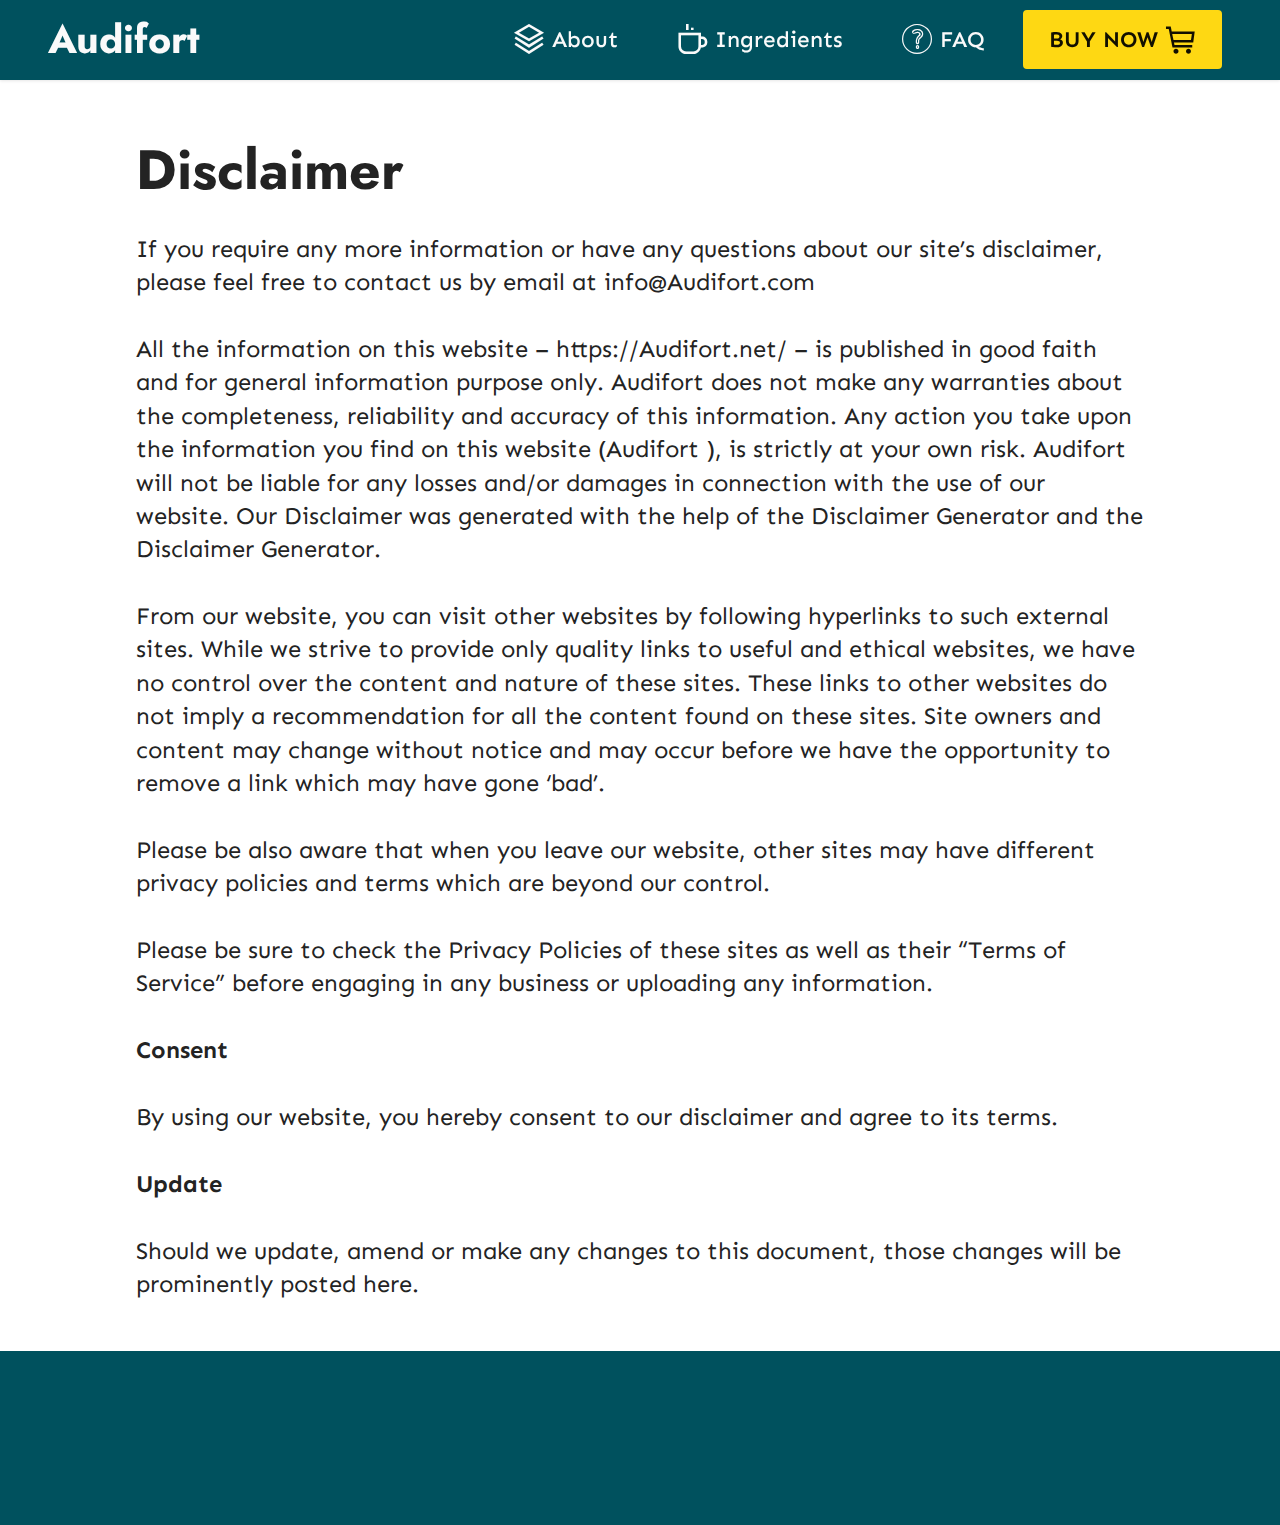
<file: Disclaimer.html>
<!DOCTYPE html>
<html  >
   <head>
      <!-- Site made with Mobirise Website Builder v6.0.6, https://mobirise.com -->
      <meta charset="UTF-8">
      <meta http-equiv="X-UA-Compatible" content="IE=edge">
      <meta name="generator" content="Mobirise v6.0.6, mobirise.com">
      <meta name="viewport" content="width=device-width, initial-scale=1, minimum-scale=1">
      <link rel="shortcut icon" href="assets/images/audifort-favicon-1.webp" type="image/x-icon">
      <meta name="description" content="Disclaimer for Audifort">
      <title>Disclaimer</title>
      <link rel="stylesheet" href="assets/web/assets/mobirise-icons2/mobirise2.css">
      <link rel="stylesheet" href="assets/web/assets/mobirise-icons/mobirise-icons.css">
      <link rel="stylesheet" href="assets/bootstrap/css/bootstrap.min.css">
      <link rel="stylesheet" href="assets/bootstrap/css/bootstrap-grid.min.css">
      <link rel="stylesheet" href="assets/bootstrap/css/bootstrap-reboot.min.css">
      <link rel="stylesheet" href="assets/animatecss/animate.css">
      <link rel="stylesheet" href="assets/dropdown/css/style.css">
      <link rel="stylesheet" href="assets/socicon/css/styles.css">
      <link rel="stylesheet" href="assets/theme/css/style.css">
      <link rel="preload" href="https://fonts.googleapis.com/css?family=Jost:100,200,300,400,500,600,700,800,900,100i,200i,300i,400i,500i,600i,700i,800i,900i&display=swap" as="style" onload="this.onload=null;this.rel='stylesheet'">
      <noscript>
         <link rel="stylesheet" href="https://fonts.googleapis.com/css?family=Jost:100,200,300,400,500,600,700,800,900,100i,200i,300i,400i,500i,600i,700i,800i,900i&display=swap">
      </noscript>
      <link rel="preload" href="https://fonts.googleapis.com/css?family=Sen:400,500,600,700,800&display=swap" as="style" onload="this.onload=null;this.rel='stylesheet'">
      <noscript>
         <link rel="stylesheet" href="https://fonts.googleapis.com/css?family=Sen:400,500,600,700,800&display=swap">
      </noscript>
      <link rel="preload" as="style" href="assets/mobirise/css/mbr-additional.css?v=WILlKt">
      <link rel="stylesheet" href="assets/mobirise/css/mbr-additional.css?v=WILlKt" type="text/css">
   </head>
   <body>
      <section data-bs-version="5.1" class="menu menu2 cid-uN9EWsqa9u" once="menu" id="menu2-6k">
         <nav class="navbar navbar-dropdown navbar-fixed-top navbar-expand-lg">
            <div class="container-fluid">
               <div class="navbar-brand">
                  <span class="navbar-caption-wrap"><a class="navbar-caption text-white text-primary display-2" href="https://en-en--us-audifort.com/">Audifort</a></span>
               </div>
               <button class="navbar-toggler" type="button" data-toggle="collapse" data-bs-toggle="collapse" data-target="#navbarSupportedContent" data-bs-target="#navbarSupportedContent" aria-controls="navbarNavAltMarkup" aria-expanded="false" aria-label="Toggle navigation">
                  <div class="hamburger">
                     <span></span>
                     <span></span>
                     <span></span>
                     <span></span>
                  </div>
               </button>
               <div class="collapse navbar-collapse" id="navbarSupportedContent">
                  <ul class="navbar-nav nav-dropdown" data-app-modern-menu="true">
                     <li class="nav-item"><a class="nav-link link text-white text-primary display-4" href="index.html#image2-4x"><span class="mobi-mbri mobi-mbri-layers mbr-iconfont mbr-iconfont-btn"></span>About</a></li>
                     <li class="nav-item"><a class="nav-link link text-white text-primary display-4" href="index.html#features20-4z"><span class="mobi-mbri mobi-mbri-hot-cup mbr-iconfont mbr-iconfont-btn"></span>Ingredients</a></li>
                     <li class="nav-item"><a class="nav-link link text-white display-4" href="index.html#list01-5k"><span class="mbri-question mbr-iconfont mbr-iconfont-btn"></span>FAQ</a>
                     </li>
                  </ul>
                  <div class="navbar-buttons mbr-section-btn"><a class="btn btn-danger display-4" href="https://17f97uugr-zhrs83v6x-vb3x5e.hop.clickbank.net"><span class="mobi-mbri mobi-mbri-shopping-cart mbr-iconfont mbr-iconfont-btn"></span>BUY NOW</a></div>
               </div>
            </div>
         </nav>
      </section>
      <section data-bs-version="5.1" class="content5 cid-uN9EWt4xF1" id="content5-6l">
         <div class="container-fluid">
            <div class="row justify-content-center">
               <div class="col-md-12 col-lg-10">
                  <h1 class="mbr-section-title mbr-fonts-style mb-4 display-1">
                     <strong>Disclaimer</strong>
                  </h1>
                  <p class="mbr-text mbr-fonts-style display-7">If you require any more information or have any questions about our site’s disclaimer, please feel free to contact us by email at info@Audifort.com<br>
                     <br>All the information on this website – https://Audifort.net/ – is published in good faith and for general information purpose only. Audifort does not make any warranties about the completeness, reliability and accuracy of this information. Any action you take upon the information you find on this website (Audifort ), is strictly at your own risk. Audifort will not be liable for any losses and/or damages in connection with the use of our website. Our Disclaimer was generated with the help of the Disclaimer Generator and the Disclaimer Generator.
                     <br>
                     <br>From our website, you can visit other websites by following hyperlinks to such external sites. While we strive to provide only quality links to useful and ethical websites, we have no control over the content and nature of these sites. These links to other websites do not imply a recommendation for all the content found on these sites. Site owners and content may change without notice and may occur before we have the opportunity to remove a link which may have gone ‘bad’.
                     <br>
                     <br>Please be also aware that when you leave our website, other sites may have different privacy policies and terms which are beyond our control.
                     <br>
                     <br>Please be sure to check the Privacy Policies of these sites as well as their “Terms of Service” before engaging in any business or uploading any information.
                     <br>
                     <br><strong>Consent
                     </strong><br>
                     <br>By using our website, you hereby consent to our disclaimer and agree to its terms.
                     <br>
                     <br><strong>Update
                     <br></strong>
                     <br>Should we update, amend or make any changes to this document, those changes will be prominently posted here.<br><br>
                  </p>
               </div>
            </div>
         </div>
      </section>
      <section data-bs-version="5.1" class="footer3 cid-uN9EWw4NES" once="footers" id="footer3-6u">
         <div class="container">
            <div class="media-container-row align-center mbr-white">
               <div class="row row-links">
                  <ul class="foot-menu">
                     <li class="foot-menu-item mbr-fonts-style display-4"><a href="PrivacyPolicy.html" class="text-white text-primary">Privacy Policy</a></li>
                     <li class="foot-menu-item mbr-fonts-style display-4"><a href="TermsAndConditions.html" class="text-white text-primary">Terms and Conditions</a></li>
                     <li class="foot-menu-item mbr-fonts-style display-4"><a href="Disclaimer.html" class="text-white text-primary">Disclaimers</a></li>
                  </ul>
               </div>
               <div class="row row-copirayt">
                  <p class="mbr-text mb-0 mbr-fonts-style mbr-white align-center display-4"><br>© Copyright 2025 Audifort.&nbsp;All Rights Reserved.</p>
               </div>
            </div>
         </div>
      </section>
      <script src="assets/bootstrap/js/bootstrap.bundle.min.js"></script>  <script src="assets/smoothscroll/smooth-scroll.js"></script>  <script src="assets/ytplayer/index.js"></script>  <script src="assets/dropdown/js/navbar-dropdown.js"></script>  <script src="assets/theme/js/script.js"></script>  
      <div id="scrollToTop" class="scrollToTop mbr-arrow-up"><a style="text-align: center;"><i class="mbr-arrow-up-icon mbr-arrow-up-icon-cm cm-icon cm-icon-smallarrow-up"></i></a></div>
      <input name="animation" type="hidden">
   </body>
</html>
</file>
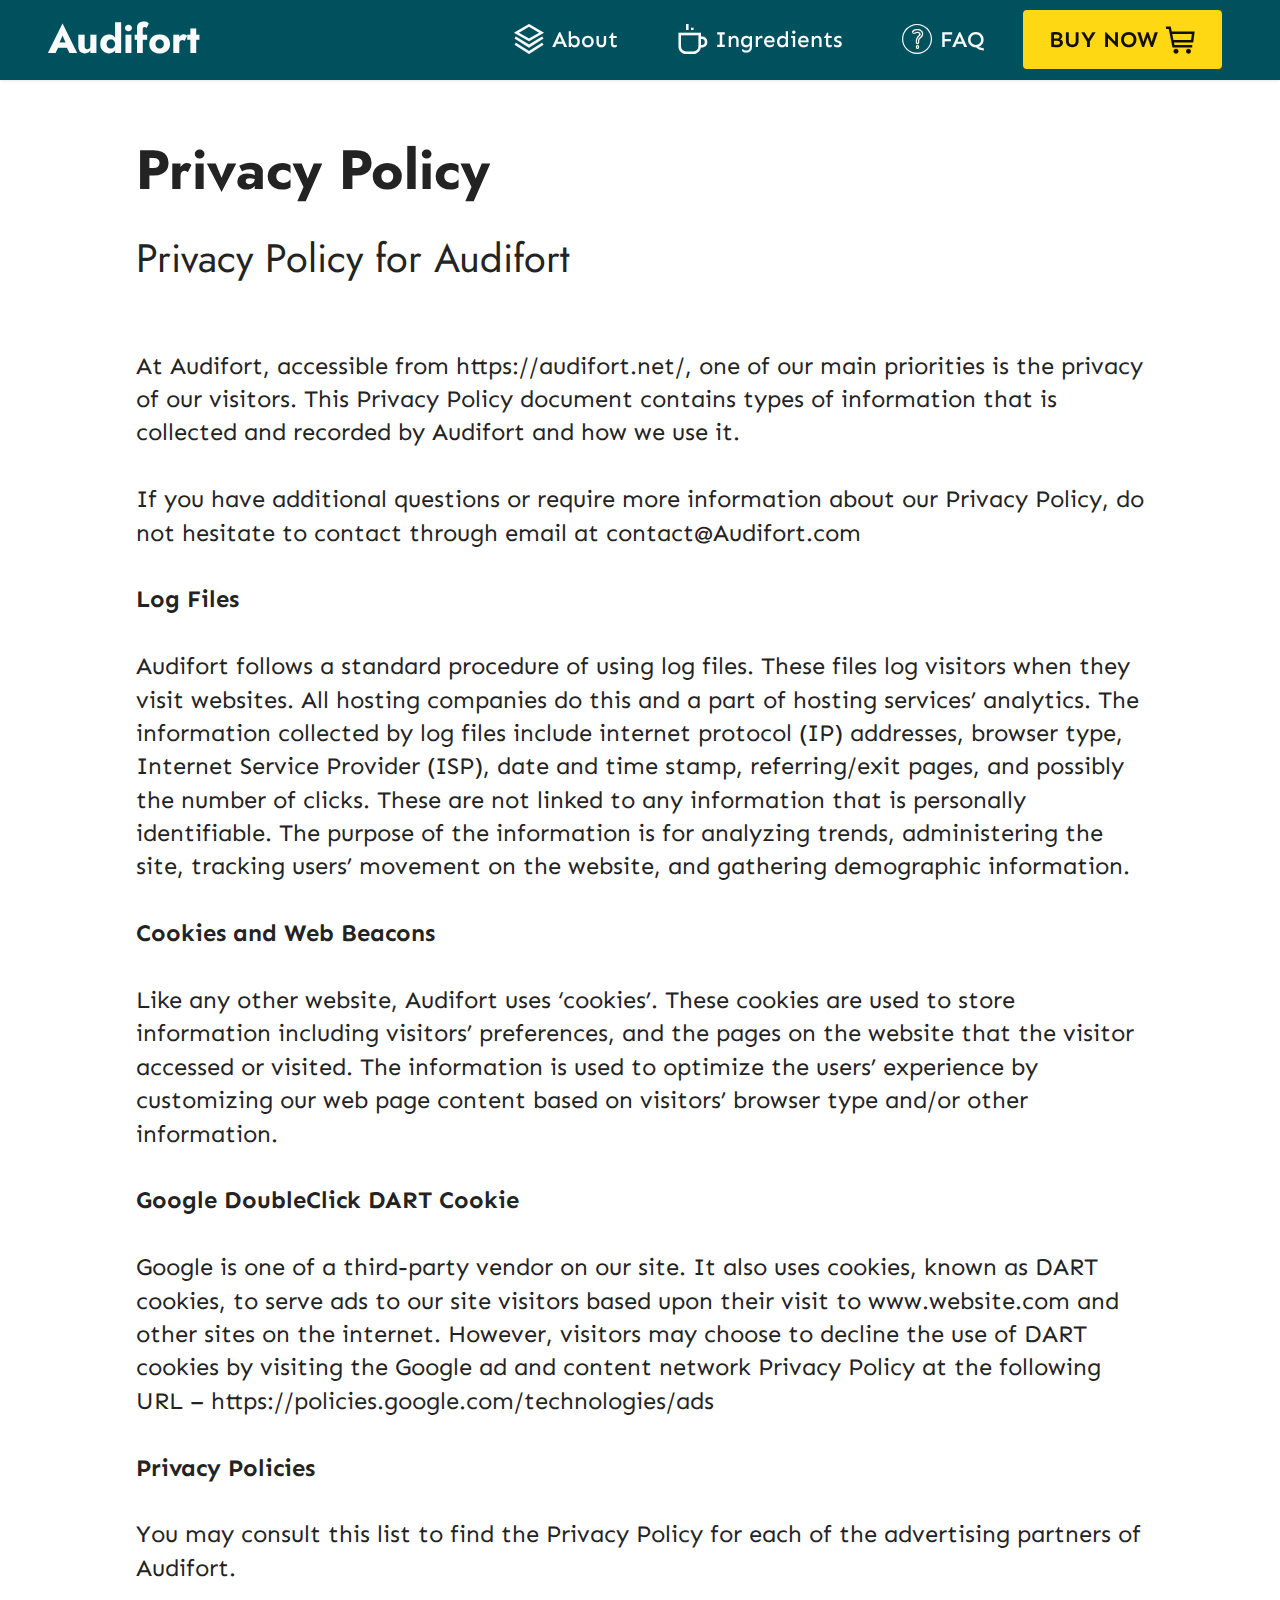
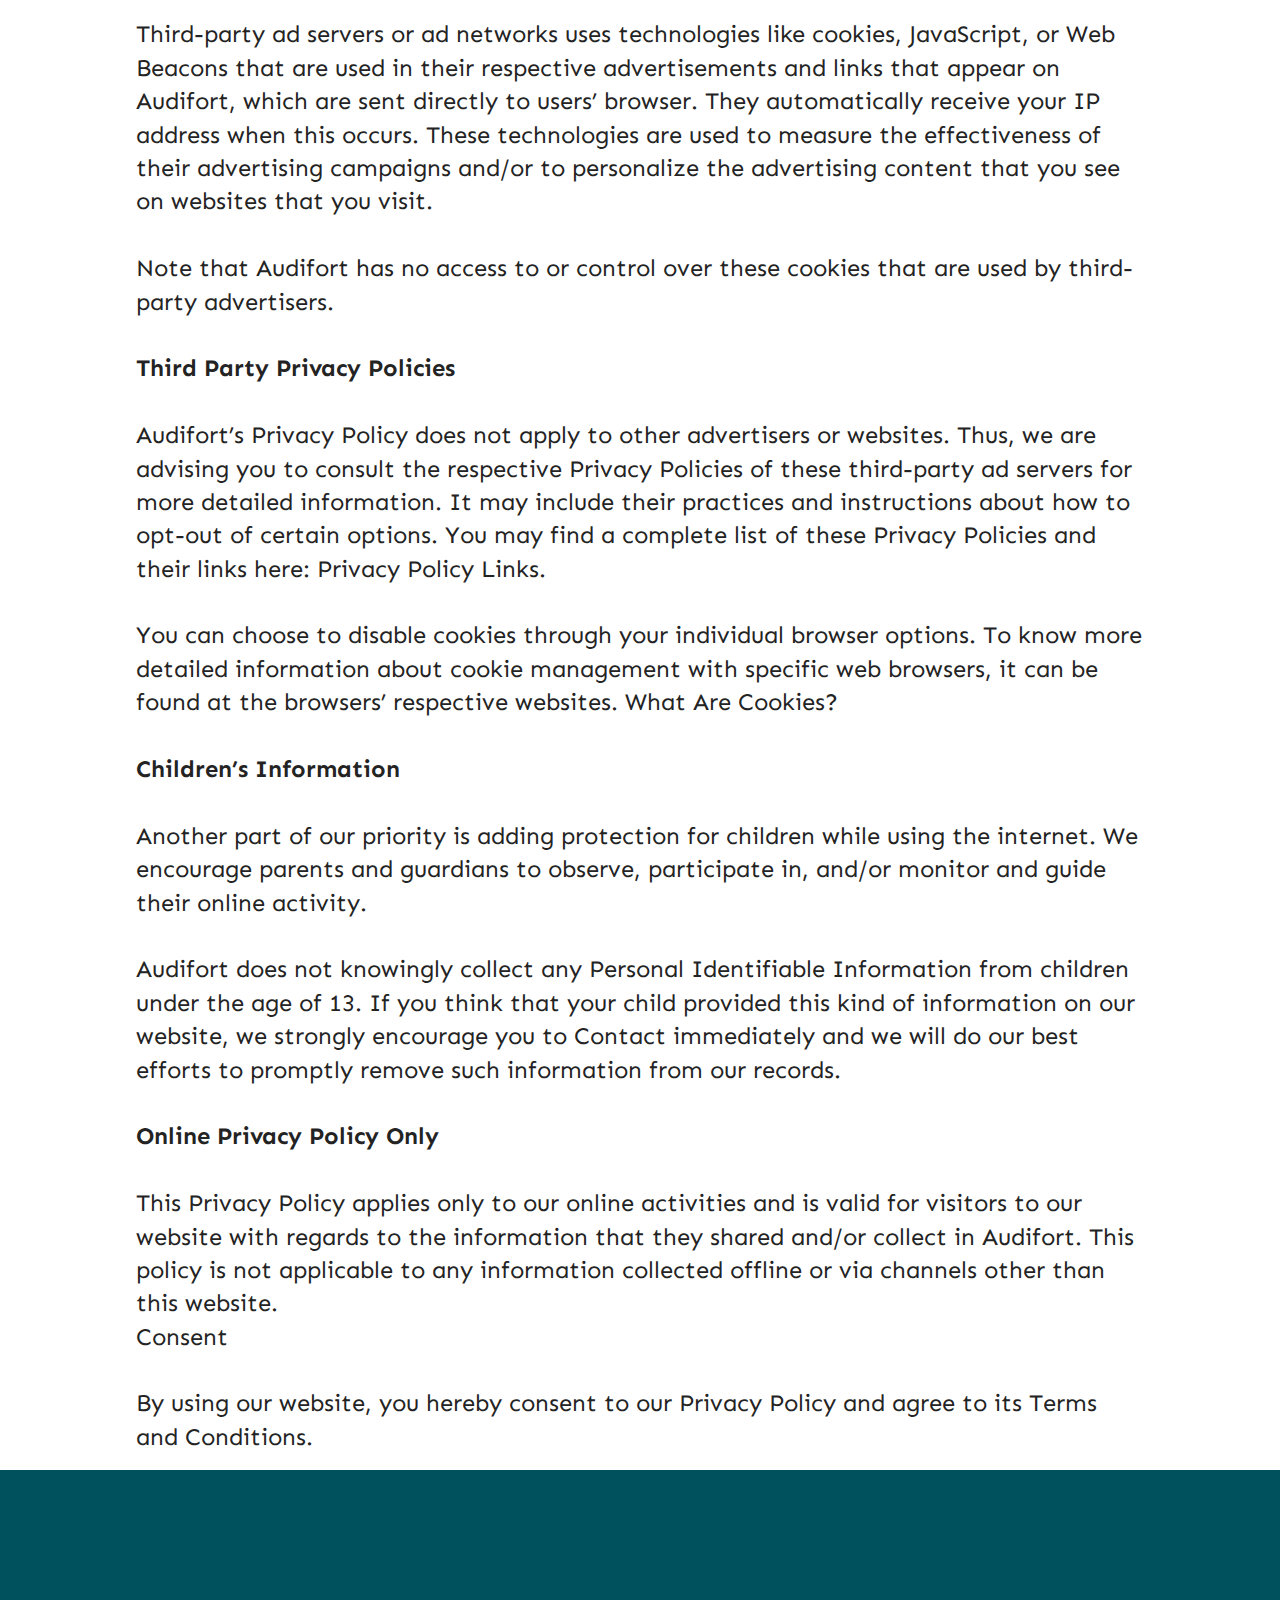
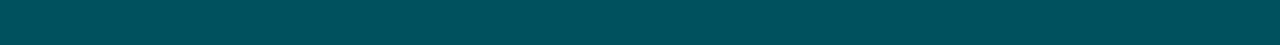
<file: PrivacyPolicy.html>
<!DOCTYPE html>
<html  >
   <head>
      <meta charset="UTF-8">
      <meta http-equiv="X-UA-Compatible" content="IE=edge">
      <meta name="generator" content="Mobirise v6.0.6, mobirise.com">
      <meta name="viewport" content="width=device-width, initial-scale=1, minimum-scale=1">
      <link rel="shortcut icon" href="assets/images/audifort-favicon-1.webp" type="image/x-icon">
      <meta name="description" content="Privacy Policy for Audifort">
      <title>Privacy Policy</title>
      <link rel="stylesheet" href="assets/web/assets/mobirise-icons2/mobirise2.css">
      <link rel="stylesheet" href="assets/web/assets/mobirise-icons/mobirise-icons.css">
      <link rel="stylesheet" href="assets/bootstrap/css/bootstrap.min.css">
      <link rel="stylesheet" href="assets/bootstrap/css/bootstrap-grid.min.css">
      <link rel="stylesheet" href="assets/bootstrap/css/bootstrap-reboot.min.css">
      <link rel="stylesheet" href="assets/animatecss/animate.css">
      <link rel="stylesheet" href="assets/dropdown/css/style.css">
      <link rel="stylesheet" href="assets/socicon/css/styles.css">
      <link rel="stylesheet" href="assets/theme/css/style.css">
      <link rel="preload" href="https://fonts.googleapis.com/css?family=Jost:100,200,300,400,500,600,700,800,900,100i,200i,300i,400i,500i,600i,700i,800i,900i&display=swap" as="style" onload="this.onload=null;this.rel='stylesheet'">
      <noscript>
         <link rel="stylesheet" href="https://fonts.googleapis.com/css?family=Jost:100,200,300,400,500,600,700,800,900,100i,200i,300i,400i,500i,600i,700i,800i,900i&display=swap">
      </noscript>
      <link rel="preload" href="https://fonts.googleapis.com/css?family=Sen:400,500,600,700,800&display=swap" as="style" onload="this.onload=null;this.rel='stylesheet'">
      <noscript>
         <link rel="stylesheet" href="https://fonts.googleapis.com/css?family=Sen:400,500,600,700,800&display=swap">
      </noscript>
      <link rel="preload" as="style" href="assets/mobirise/css/mbr-additional.css?v=7CmmI0">
      <link rel="stylesheet" href="assets/mobirise/css/mbr-additional.css?v=7CmmI0" type="text/css">
   </head>
   <body>
      <section data-bs-version="5.1" class="menu menu2 cid-tLclnOs7BI" once="menu" id="menu2-f">
         <nav class="navbar navbar-dropdown navbar-fixed-top navbar-expand-lg">
            <div class="container-fluid">
               <div class="navbar-brand">
                  <span class="navbar-caption-wrap"><a class="navbar-caption text-white text-primary display-2" href="https://en-en--us-audifort.com/">Audifort</a></span>
               </div>
               <button class="navbar-toggler" type="button" data-toggle="collapse" data-bs-toggle="collapse" data-target="#navbarSupportedContent" data-bs-target="#navbarSupportedContent" aria-controls="navbarNavAltMarkup" aria-expanded="false" aria-label="Toggle navigation">
                  <div class="hamburger">
                     <span></span>
                     <span></span>
                     <span></span>
                     <span></span>
                  </div>
               </button>
               <div class="collapse navbar-collapse" id="navbarSupportedContent">
                  <ul class="navbar-nav nav-dropdown" data-app-modern-menu="true">
                     <li class="nav-item"><a class="nav-link link text-white text-primary display-4" href="index.html#image2-4x"><span class="mobi-mbri mobi-mbri-layers mbr-iconfont mbr-iconfont-btn"></span>About</a></li>
                     <li class="nav-item"><a class="nav-link link text-white text-primary display-4" href="index.html#features20-4z"><span class="mobi-mbri mobi-mbri-hot-cup mbr-iconfont mbr-iconfont-btn"></span>Ingredients</a></li>
                     <li class="nav-item"><a class="nav-link link text-white display-4" href="index.html#list01-5k"><span class="mbri-question mbr-iconfont mbr-iconfont-btn"></span>FAQ</a>
                     </li>
                  </ul>
                  <div class="navbar-buttons mbr-section-btn"><a class="btn btn-danger display-4" href="https://17f97uugr-zhrs83v6x-vb3x5e.hop.clickbank.net"><span class="mobi-mbri mobi-mbri-shopping-cart mbr-iconfont mbr-iconfont-btn"></span>BUY NOW</a></div>
               </div>
            </div>
         </nav>
      </section>
      <section data-bs-version="5.1" class="content5 cid-tLGbBzduJA" id="content5-1f">
         <div class="container-fluid">
            <div class="row justify-content-center">
               <div class="col-md-12 col-lg-10">
                  <h3 class="mbr-section-title mbr-fonts-style mb-4 display-1">
                     <strong>Privacy Policy</strong>
                  </h3>
                  <h1 class="mbr-section-subtitle mbr-fonts-style mb-4 display-2">Privacy Policy for Audifort</h1>
                  <p class="mbr-text mbr-fonts-style display-7"><br>At Audifort, accessible from https://audifort.net/, one of our main priorities is the privacy of our visitors. This Privacy Policy document contains types of information that is collected and recorded by Audifort and how we use it.
                     <br>
                     <br>If you have additional questions or require more information about our Privacy Policy, do not hesitate to contact through email at contact@Audifort.com
                     <br>
                     <br><strong>Log Files
                     <br></strong>
                     <br>Audifort follows a standard procedure of using log files. These files log visitors when they visit websites. All hosting companies do this and a part of hosting services’ analytics. The information collected by log files include internet protocol (IP) addresses, browser type, Internet Service Provider (ISP), date and time stamp, referring/exit pages, and possibly the number of clicks. These are not linked to any information that is personally identifiable. The purpose of the information is for analyzing trends, administering the site, tracking users’ movement on the website, and gathering demographic information.
                     <br>
                     <br><strong>Cookies and Web Beacons
                     <br></strong>
                     <br>Like any other website, Audifort uses ‘cookies’. These cookies are used to store information including visitors’ preferences, and the pages on the website that the visitor accessed or visited. The information is used to optimize the users’ experience by customizing our web page content based on visitors’ browser type and/or other information.
                     <br>
                     <br><strong>Google DoubleClick DART Cookie
                     <br></strong>
                     <br>Google is one of a third-party vendor on our site. It also uses cookies, known as DART cookies, to serve ads to our site visitors based upon their visit to www.website.com and other sites on the internet. However, visitors may choose to decline the use of DART cookies by visiting the Google ad and content network Privacy Policy at the following URL – https://policies.google.com/technologies/ads
                     <br>
                     <br><strong>Privacy Policies
                     <br></strong>
                     <br>You may consult this list to find the Privacy Policy for each of the advertising partners of Audifort.
                     <br>
                     <br>Third-party ad servers or ad networks uses technologies like cookies, JavaScript, or Web Beacons that are used in their respective advertisements and links that appear on Audifort, which are sent directly to users’ browser. They automatically receive your IP address when this occurs. These technologies are used to measure the effectiveness of their advertising campaigns and/or to personalize the advertising content that you see on websites that you visit.
                     <br>
                     <br>Note that Audifort has no access to or control over these cookies that are used by third-party advertisers.
                     <br>
                     <br><strong>Third Party Privacy Policies
                     <br></strong>
                     <br>Audifort’s Privacy Policy does not apply to other advertisers or websites. Thus, we are advising you to consult the respective Privacy Policies of these third-party ad servers for more detailed information. It may include their practices and instructions about how to opt-out of certain options. You may find a complete list of these Privacy Policies and their links here: Privacy Policy Links.
                     <br>
                     <br>You can choose to disable cookies through your individual browser options. To know more detailed information about cookie management with specific web browsers, it can be found at the browsers’ respective websites. What Are Cookies?
                     <br>
                     <br><strong>Children’s Information
                     <br></strong>
                     <br>Another part of our priority is adding protection for children while using the internet. We encourage parents and guardians to observe, participate in, and/or monitor and guide their online activity.
                     <br>
                     <br>Audifort does not knowingly collect any Personal Identifiable Information from children under the age of 13. If you think that your child provided this kind of information on our website, we strongly encourage you to Contact immediately and we will do our best efforts to promptly remove such information from our records.
                     <br>
                     <br><strong>Online Privacy Policy Only
                     </strong><br>
                     <br>This Privacy Policy applies only to our online activities and is valid for visitors to our website with regards to the information that they shared and/or collect in Audifort. This policy is not applicable to any information collected offline or via channels other than this website.
                     <br>Consent
                     <br>
                     <br>By using our website, you hereby consent to our Privacy Policy and agree to its Terms and Conditions.
                  </p>
               </div>
            </div>
         </div>
      </section>
      <section data-bs-version="5.1" class="footer3 cid-tLcGI6bA0p" once="footers" id="footer3-g">
         <div class="container">
            <div class="media-container-row align-center mbr-white">
               <div class="row row-links">
                  <ul class="foot-menu">
                     <li class="foot-menu-item mbr-fonts-style display-4"><a href="PrivacyPolicy.html#content5-1f" class="text-white text-primary">Privacy Policy</a></li>
                     <li class="foot-menu-item mbr-fonts-style display-4"><a href="TermsAndConditions.html#content5-1h" class="text-white text-primary">Terms and Conditions</a></li>
                     <li class="foot-menu-item mbr-fonts-style display-4"><a href="page5.html#content5-6l" class="text-white text-primary">Disclaimers</a></li>
                  </ul>
               </div>
               <div class="row row-copirayt">
                  <p class="mbr-text mb-0 mbr-fonts-style mbr-white align-center display-4"><br>© Copyright 2025 Audifort.&nbsp;All Rights Reserved.</p>
               </div>
            </div>
         </div>
      </section>
      <script src="assets/bootstrap/js/bootstrap.bundle.min.js"></script>  <script src="assets/smoothscroll/smooth-scroll.js"></script>  <script src="assets/ytplayer/index.js"></script>  <script src="assets/dropdown/js/navbar-dropdown.js"></script>  <script src="assets/theme/js/script.js"></script>  
      <div id="scrollToTop" class="scrollToTop mbr-arrow-up"><a style="text-align: center;"><i class="mbr-arrow-up-icon mbr-arrow-up-icon-cm cm-icon cm-icon-smallarrow-up"></i></a></div>
      <input name="animation" type="hidden">
   </body>
</html>
</file>
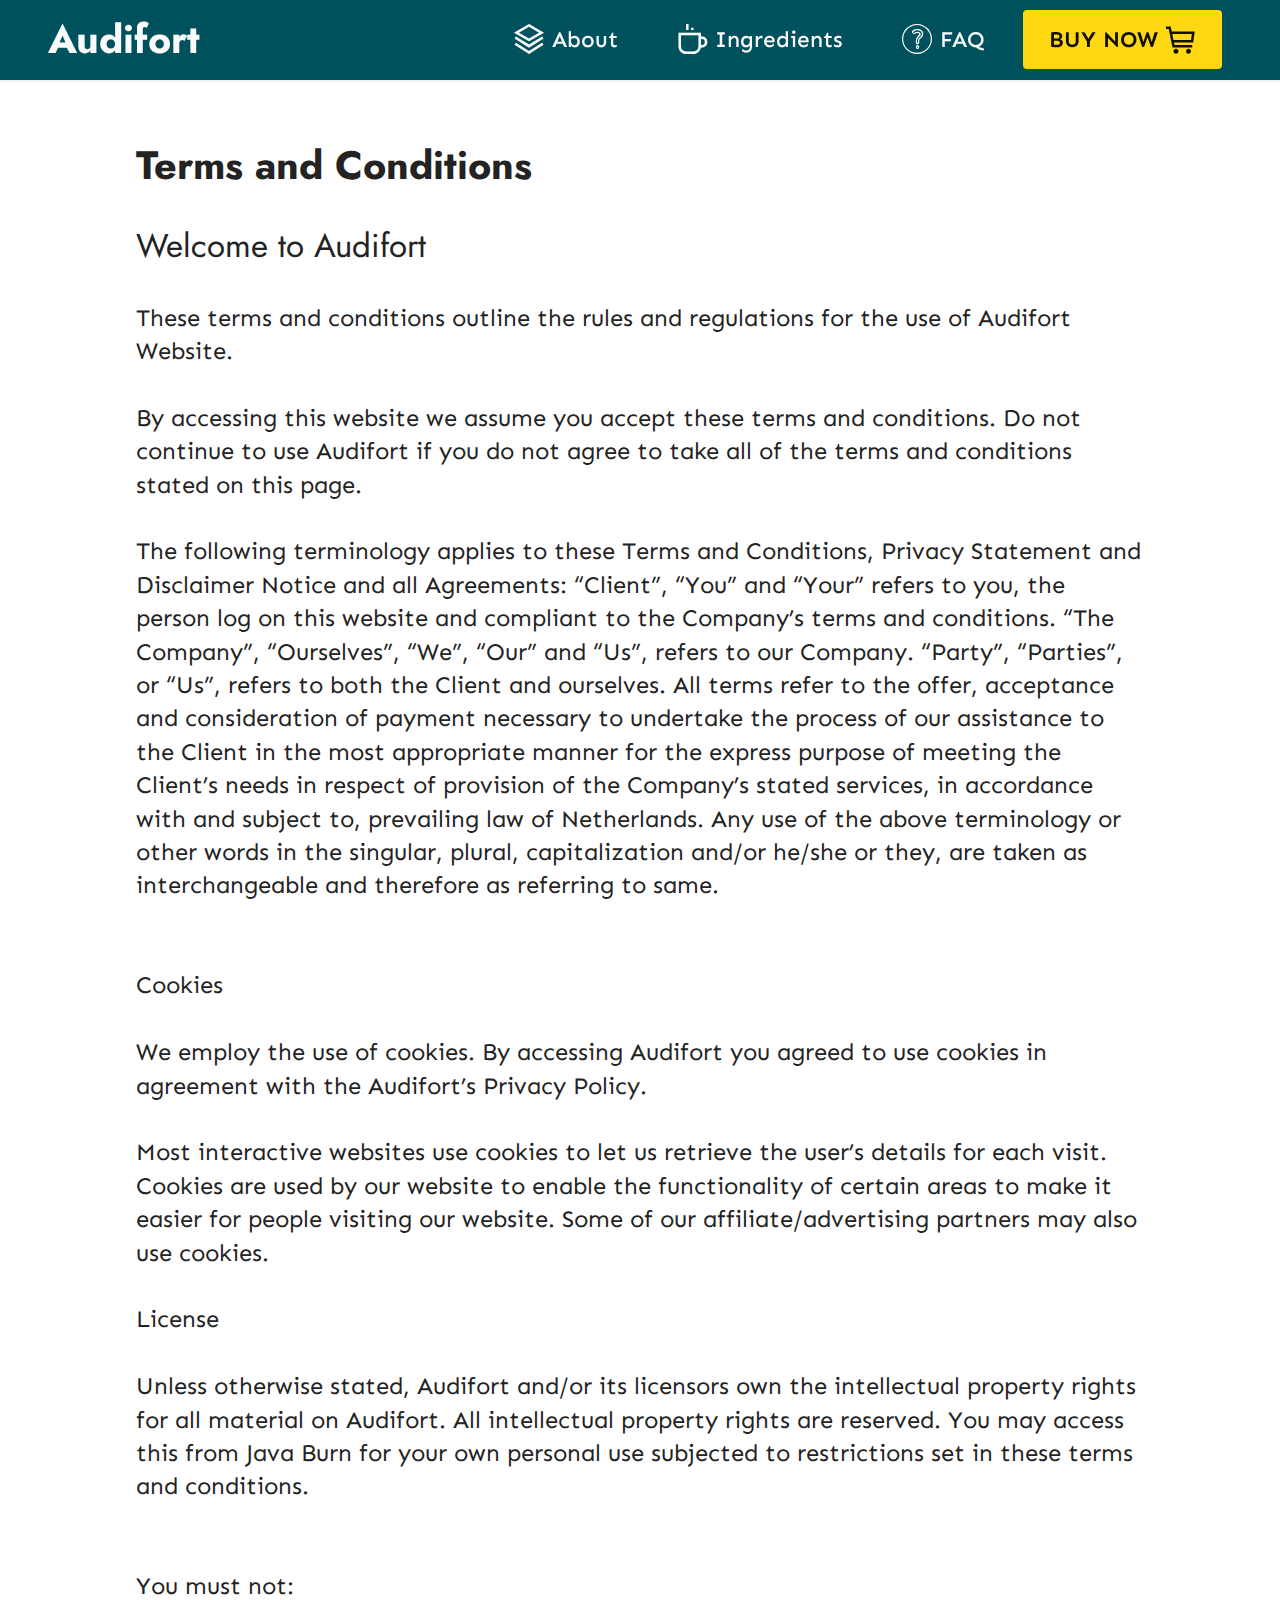
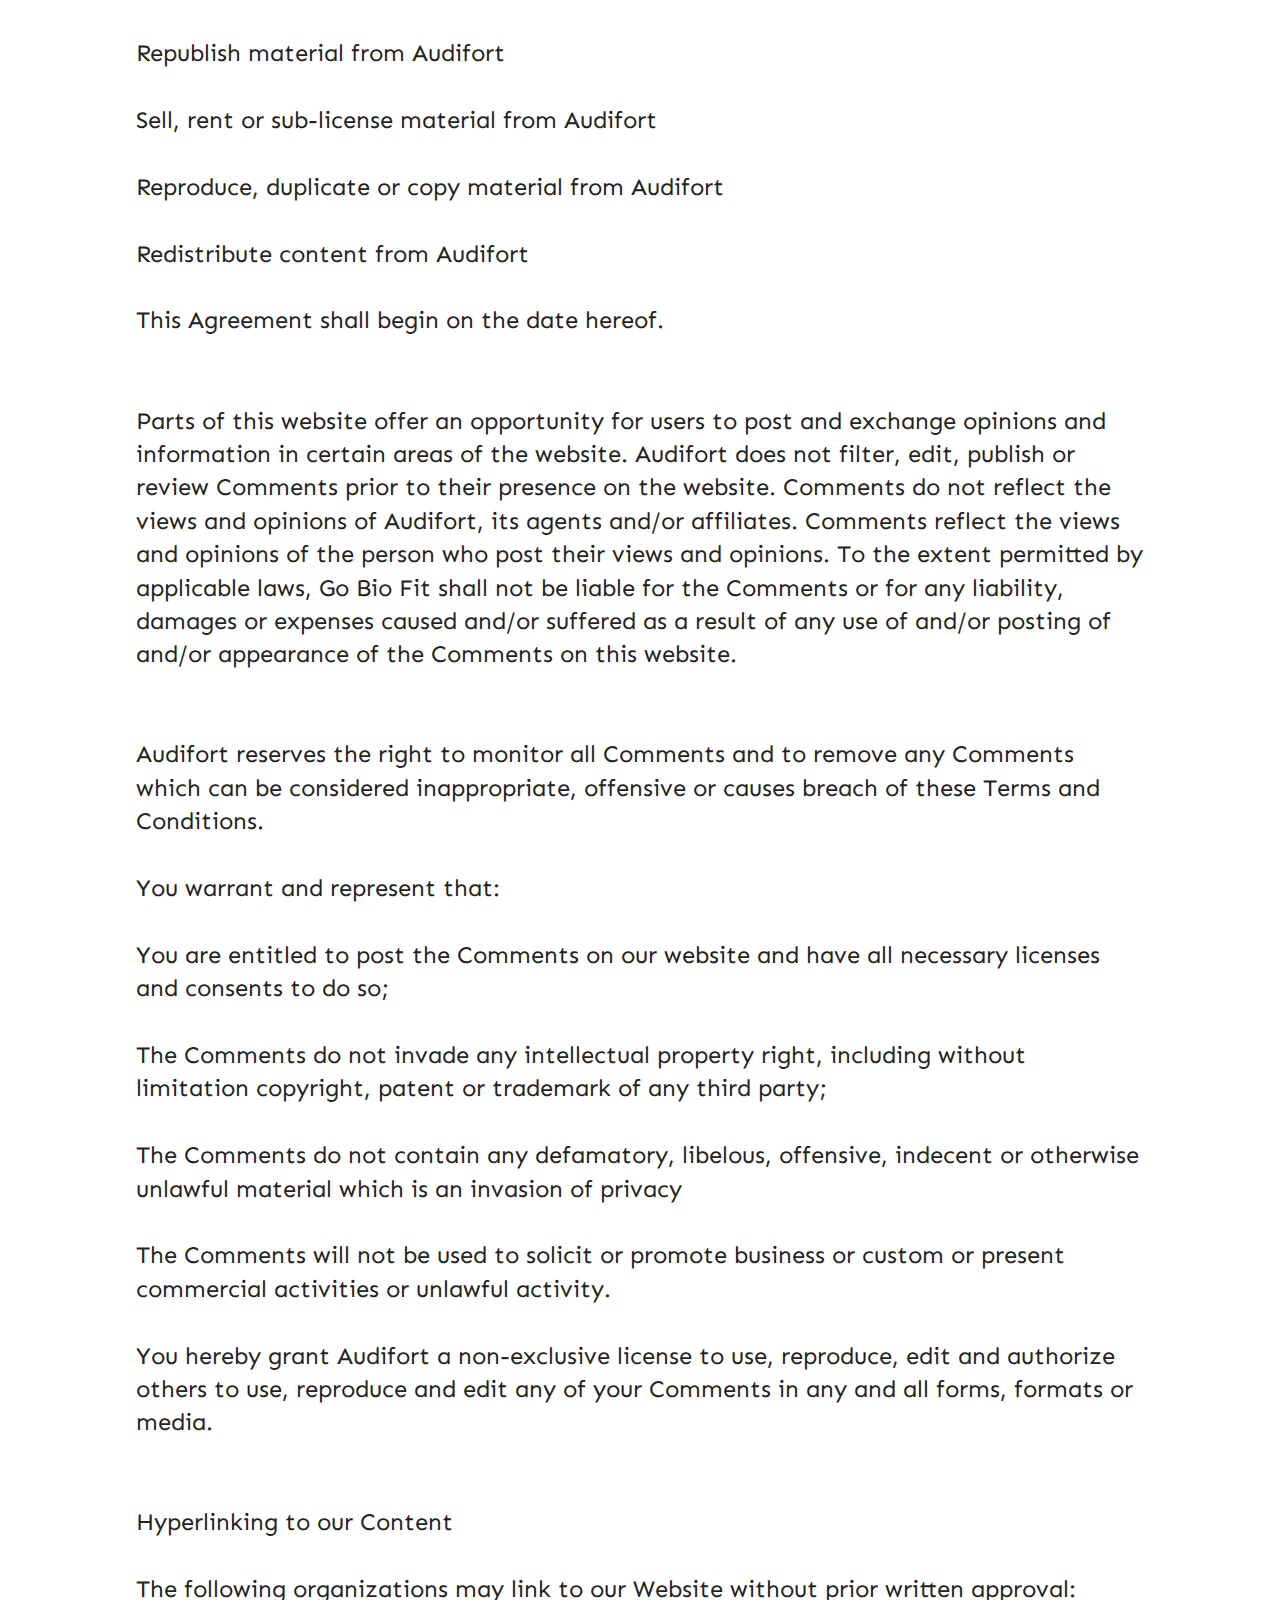
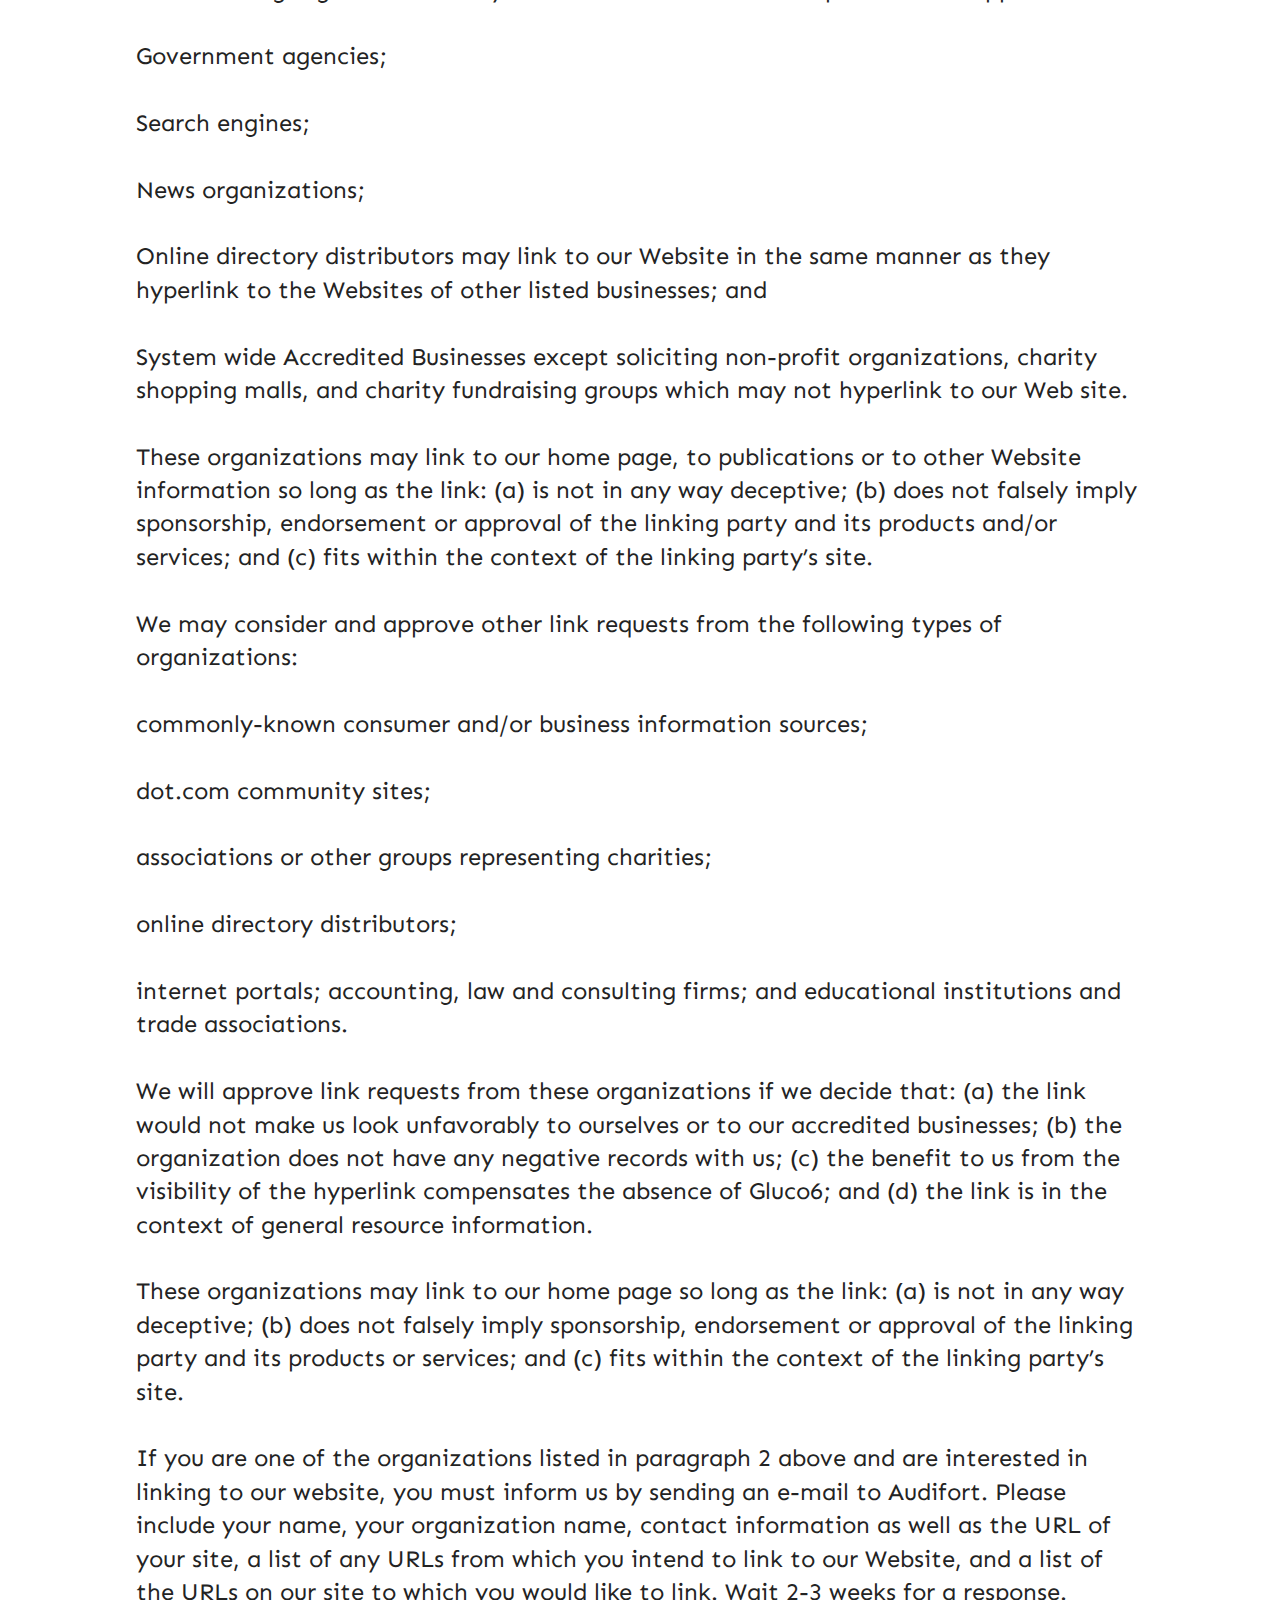
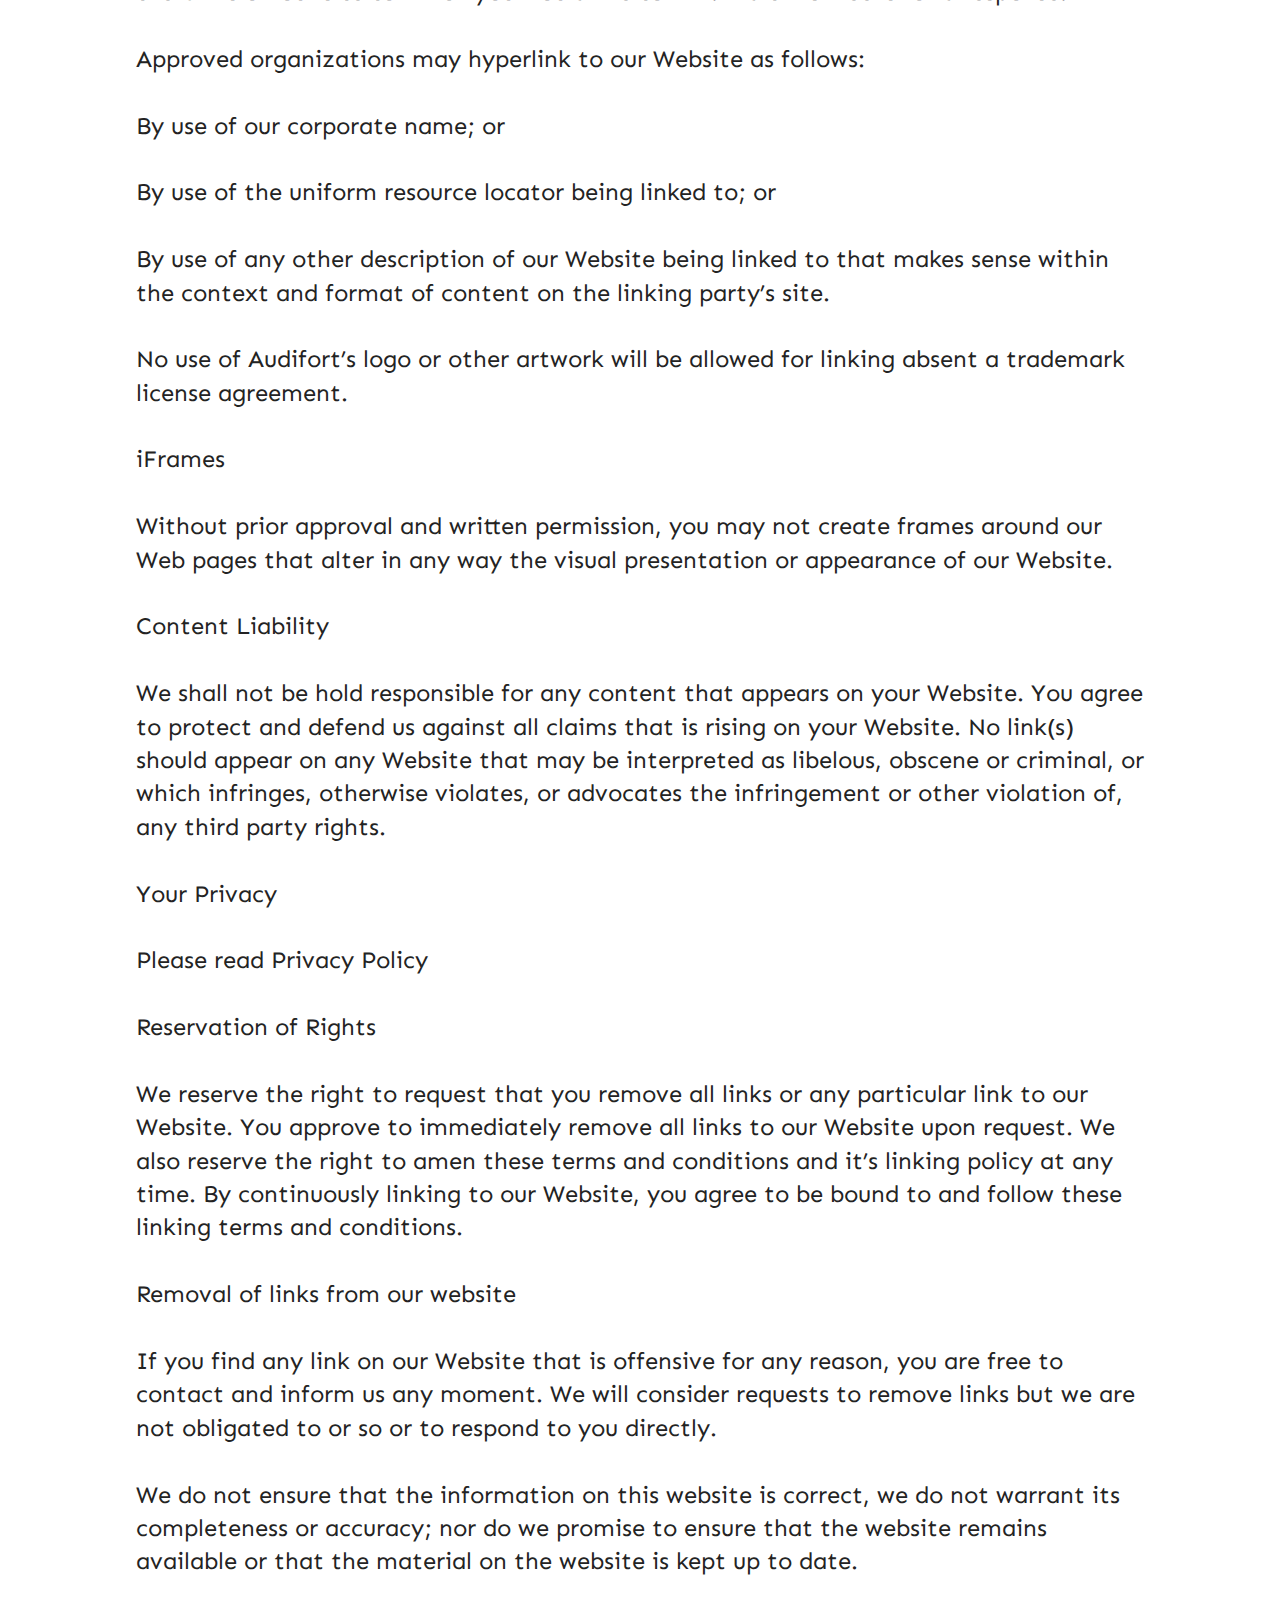
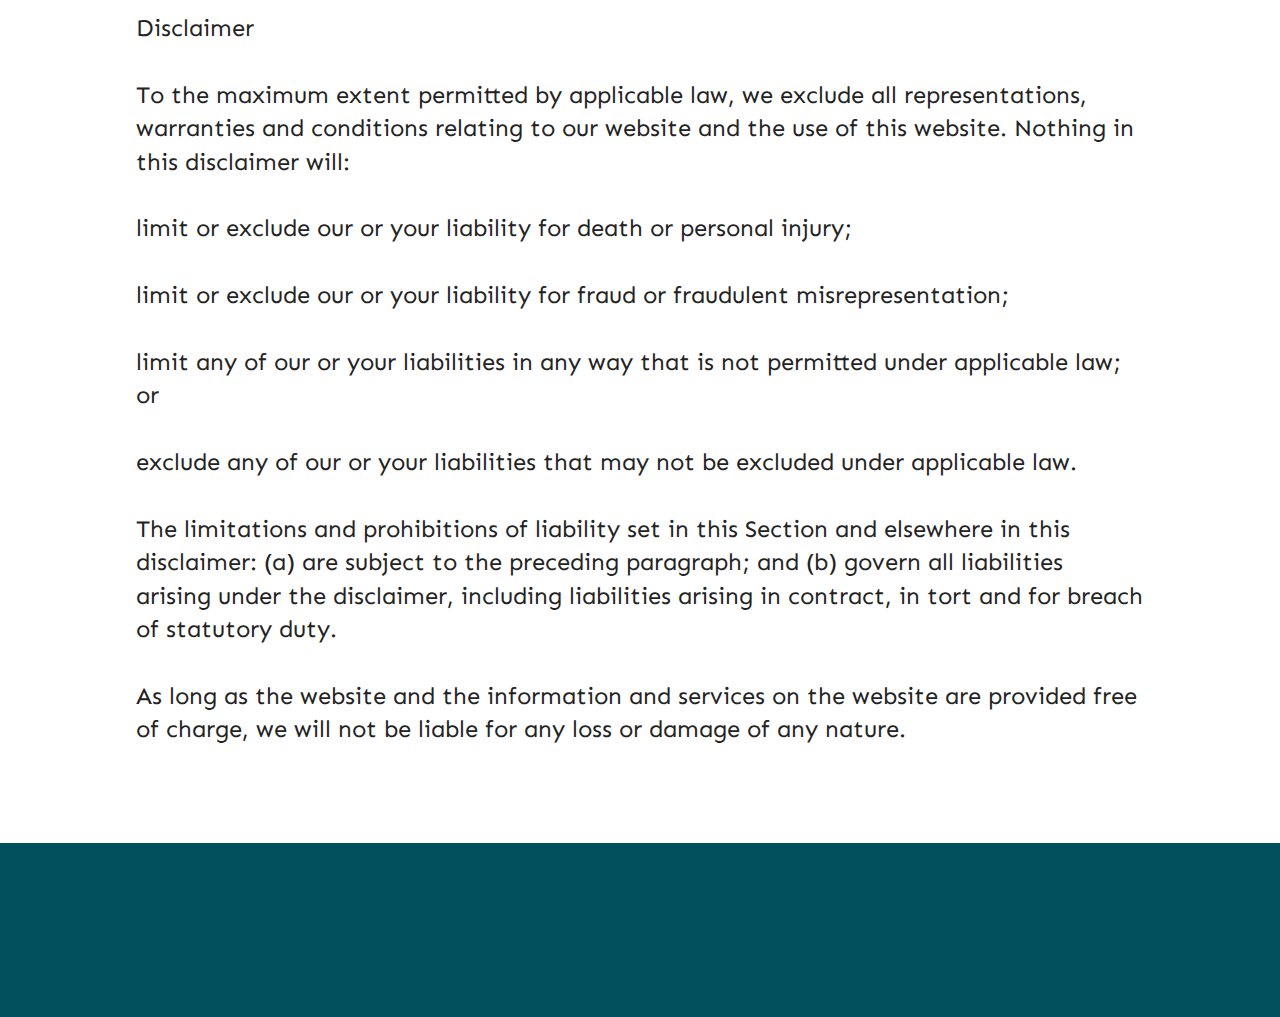
<file: TermsAndConditions.html>
<!DOCTYPE html>
<html  >
   <head>
      <meta charset="UTF-8">
      <meta http-equiv="X-UA-Compatible" content="IE=edge">
      <meta name="generator" content="Mobirise v6.0.6, mobirise.com">
      <meta name="viewport" content="width=device-width, initial-scale=1, minimum-scale=1">
      <link rel="shortcut icon" href="assets/images/audifort-favicon-1.webp" type="image/x-icon">
      <meta name="description" content="Terms And Conditions for Audifort">
      <title>Terms And Conditions</title>
      <link rel="stylesheet" href="assets/web/assets/mobirise-icons2/mobirise2.css">
      <link rel="stylesheet" href="assets/web/assets/mobirise-icons/mobirise-icons.css">
      <link rel="stylesheet" href="assets/bootstrap/css/bootstrap.min.css">
      <link rel="stylesheet" href="assets/bootstrap/css/bootstrap-grid.min.css">
      <link rel="stylesheet" href="assets/bootstrap/css/bootstrap-reboot.min.css">
      <link rel="stylesheet" href="assets/animatecss/animate.css">
      <link rel="stylesheet" href="assets/dropdown/css/style.css">
      <link rel="stylesheet" href="assets/socicon/css/styles.css">
      <link rel="stylesheet" href="assets/theme/css/style.css">
      <link rel="preload" href="https://fonts.googleapis.com/css?family=Jost:100,200,300,400,500,600,700,800,900,100i,200i,300i,400i,500i,600i,700i,800i,900i&display=swap" as="style" onload="this.onload=null;this.rel='stylesheet'">
      <noscript>
         <link rel="stylesheet" href="https://fonts.googleapis.com/css?family=Jost:100,200,300,400,500,600,700,800,900,100i,200i,300i,400i,500i,600i,700i,800i,900i&display=swap">
      </noscript>
      <link rel="preload" href="https://fonts.googleapis.com/css?family=Sen:400,500,600,700,800&display=swap" as="style" onload="this.onload=null;this.rel='stylesheet'">
      <noscript>
         <link rel="stylesheet" href="https://fonts.googleapis.com/css?family=Sen:400,500,600,700,800&display=swap">
      </noscript>
      <link rel="preload" as="style" href="assets/mobirise/css/mbr-additional.css?v=CKLgkX">
      <link rel="stylesheet" href="assets/mobirise/css/mbr-additional.css?v=CKLgkX" type="text/css">
   </head>
   <body>
      <section data-bs-version="5.1" class="menu menu2 cid-tLcIgUkpyM" once="menu" id="menu2-j">
         <nav class="navbar navbar-dropdown navbar-fixed-top navbar-expand-lg">
            <div class="container-fluid">
               <div class="navbar-brand">
                  <span class="navbar-caption-wrap"><a class="navbar-caption text-white text-primary display-2" href="https://en-en--us-audifort.com/">Audifort</a></span>
               </div>
               <button class="navbar-toggler" type="button" data-toggle="collapse" data-bs-toggle="collapse" data-target="#navbarSupportedContent" data-bs-target="#navbarSupportedContent" aria-controls="navbarNavAltMarkup" aria-expanded="false" aria-label="Toggle navigation">
                  <div class="hamburger">
                     <span></span>
                     <span></span>
                     <span></span>
                     <span></span>
                  </div>
               </button>
               <div class="collapse navbar-collapse" id="navbarSupportedContent">
                  <ul class="navbar-nav nav-dropdown" data-app-modern-menu="true">
                     <li class="nav-item"><a class="nav-link link text-white text-primary display-4" href="index.html#image2-4x"><span class="mobi-mbri mobi-mbri-layers mbr-iconfont mbr-iconfont-btn"></span>About</a></li>
                     <li class="nav-item"><a class="nav-link link text-white text-primary display-4" href="index.html#features20-4z"><span class="mobi-mbri mobi-mbri-hot-cup mbr-iconfont mbr-iconfont-btn"></span>Ingredients</a></li>
                     <li class="nav-item"><a class="nav-link link text-white display-4" href="index.html#list01-5k"><span class="mbri-question mbr-iconfont mbr-iconfont-btn"></span>FAQ</a>
                     </li>
                  </ul>
                  <div class="navbar-buttons mbr-section-btn"><a class="btn btn-danger display-4" href="https://17f97uugr-zhrs83v6x-vb3x5e.hop.clickbank.net"><span class="mobi-mbri mobi-mbri-shopping-cart mbr-iconfont mbr-iconfont-btn"></span>BUY NOW</a></div>
               </div>
            </div>
         </nav>
      </section>
      <section data-bs-version="5.1" class="content5 cid-tLGdvaL88b" id="content5-1h">
         <div class="container">
            <div class="row justify-content-center">
               <div class="col-md-12 col-lg-10">
                  <h1 class="mbr-section-title mbr-fonts-style mb-4 display-2"><strong>Terms and Conditions</strong></h1>
                  <h4 class="mbr-section-subtitle mbr-fonts-style mb-4 display-5">Welcome to Audifort</h4>
                  <p class="mbr-text mbr-fonts-style display-7">These terms and conditions outline the rules and regulations for the use of Audifort Website.
                     <br>
                     <br>By accessing this website we assume you accept these terms and conditions. Do not continue to use Audifort if you do not agree to take all of the terms and conditions stated on this page.
                     <br>
                     <br>The following terminology applies to these Terms and Conditions, Privacy Statement and Disclaimer Notice and all Agreements: “Client”, “You” and “Your” refers to you, the person log on this website and compliant to the Company’s terms and conditions. “The Company”, “Ourselves”, “We”, “Our” and “Us”, refers to our Company. “Party”, “Parties”, or “Us”, refers to both the Client and ourselves. All terms refer to the offer, acceptance and consideration of payment necessary to undertake the process of our assistance to the Client in the most appropriate manner for the express purpose of meeting the Client’s needs in respect of provision of the Company’s stated services, in accordance with and subject to, prevailing law of Netherlands. Any use of the above terminology or other words in the singular, plural, capitalization and/or he/she or they, are taken as interchangeable and therefore as referring to same.
                     <br>
                     <br>
                     <br>Cookies
                     <br>
                     <br>We employ the use of cookies. By accessing Audifort you agreed to use cookies in agreement with the Audifort’s Privacy Policy.
                     <br>
                     <br>Most interactive websites use cookies to let us retrieve the user’s details for each visit. Cookies are used by our website to enable the functionality of certain areas to make it easier for people visiting our website. Some of our affiliate/advertising partners may also use cookies.
                     <br>
                     <br>License
                     <br>
                     <br>Unless otherwise stated, Audifort and/or its licensors own the intellectual property rights for all material on Audifort. All intellectual property rights are reserved. You may access this from Java Burn for your own personal use subjected to restrictions set in these terms and conditions.
                     <br>
                     <br>
                     <br>You must not:
                     <br>
                     <br>Republish material from Audifort
                     <br>
                     <br>Sell, rent or sub-license material from Audifort
                     <br>
                     <br>Reproduce, duplicate or copy material from Audifort
                     <br>
                     <br>Redistribute content from Audifort
                     <br>
                     <br>This Agreement shall begin on the date hereof.
                     <br>
                     <br>
                     <br>Parts of this website offer an opportunity for users to post and exchange opinions and information in certain areas of the website. Audifort does not filter, edit, publish or review Comments prior to their presence on the website. Comments do not reflect the views and opinions of Audifort, its agents and/or affiliates. Comments reflect the views and opinions of the person who post their views and opinions. To the extent permitted by applicable laws, Go Bio Fit shall not be liable for the Comments or for any liability, damages or expenses caused and/or suffered as a result of any use of and/or posting of and/or appearance of the Comments on this website.
                     <br>
                     <br>
                     <br>Audifort reserves the right to monitor all Comments and to remove any Comments which can be considered inappropriate, offensive or causes breach of these Terms and Conditions.
                     <br>
                     <br>You warrant and represent that:
                     <br>
                     <br>You are entitled to post the Comments on our website and have all necessary licenses and consents to do so;
                     <br>
                     <br>The Comments do not invade any intellectual property right, including without limitation copyright, patent or trademark of any third party;
                     <br>
                     <br>The Comments do not contain any defamatory, libelous, offensive, indecent or otherwise unlawful material which is an invasion of privacy
                     <br>
                     <br>The Comments will not be used to solicit or promote business or custom or present commercial activities or unlawful activity.
                     <br>
                     <br>You hereby grant Audifort a non-exclusive license to use, reproduce, edit and authorize others to use, reproduce and edit any of your Comments in any and all forms, formats or media.
                     <br>
                     <br>
                     <br>Hyperlinking to our Content
                     <br>
                     <br>The following organizations may link to our Website without prior written approval:
                     <br>
                     <br>Government agencies;
                     <br>
                     <br>Search engines;
                     <br>
                     <br>News organizations;
                     <br>
                     <br>Online directory distributors may link to our Website in the same manner as they hyperlink to the Websites of other listed businesses; and
                     <br>
                     <br>System wide Accredited Businesses except soliciting non-profit organizations, charity shopping malls, and charity fundraising groups which may not hyperlink to our Web site.
                     <br>
                     <br>These organizations may link to our home page, to publications or to other Website information so long as the link: (a) is not in any way deceptive; (b) does not falsely imply sponsorship, endorsement or approval of the linking party and its products and/or services; and (c) fits within the context of the linking party’s site.
                     <br>
                     <br>We may consider and approve other link requests from the following types of organizations:
                     <br>
                     <br>commonly-known consumer and/or business information sources;
                     <br>
                     <br>dot.com community sites;
                     <br>
                     <br>associations or other groups representing charities;
                     <br>
                     <br>online directory distributors;
                     <br>
                     <br>internet portals; accounting, law and consulting firms; and educational institutions and trade associations.
                     <br>
                     <br>We will approve link requests from these organizations if we decide that: (a) the link would not make us look unfavorably to ourselves or to our accredited businesses; (b) the organization does not have any negative records with us; (c) the benefit to us from the visibility of the hyperlink compensates the absence of Gluco6; and (d) the link is in the context of general resource information.
                     <br>
                     <br>These organizations may link to our home page so long as the link: (a) is not in any way deceptive; (b) does not falsely imply sponsorship, endorsement or approval of the linking party and its products or services; and (c) fits within the context of the linking party’s site.
                     <br>
                     <br>If you are one of the organizations listed in paragraph 2 above and are interested in linking to our website, you must inform us by sending an e-mail to Audifort. Please include your name, your organization name, contact information as well as the URL of your site, a list of any URLs from which you intend to link to our Website, and a list of the URLs on our site to which you would like to link. Wait 2-3 weeks for a response.
                     <br>
                     <br>Approved organizations may hyperlink to our Website as follows:
                     <br>
                     <br>By use of our corporate name; or
                     <br>
                     <br>By use of the uniform resource locator being linked to; or
                     <br>
                     <br>By use of any other description of our Website being linked to that makes sense within the context and format of content on the linking party’s site.
                     <br>
                     <br>No use of Audifort’s logo or other artwork will be allowed for linking absent a trademark license agreement.
                     <br>
                     <br>iFrames
                     <br>
                     <br>Without prior approval and written permission, you may not create frames around our Web pages that alter in any way the visual presentation or appearance of our Website.
                     <br>
                     <br>Content Liability
                     <br>
                     <br>We shall not be hold responsible for any content that appears on your Website. You agree to protect and defend us against all claims that is rising on your Website. No link(s) should appear on any Website that may be interpreted as libelous, obscene or criminal, or which infringes, otherwise violates, or advocates the infringement or other violation of, any third party rights.
                     <br>
                     <br>Your Privacy
                     <br>
                     <br>Please read Privacy Policy
                     <br>
                     <br>Reservation of Rights
                     <br>
                     <br>We reserve the right to request that you remove all links or any particular link to our Website. You approve to immediately remove all links to our Website upon request. We also reserve the right to amen these terms and conditions and it’s linking policy at any time. By continuously linking to our Website, you agree to be bound to and follow these linking terms and conditions.
                     <br>
                     <br>Removal of links from our website
                     <br>
                     <br>If you find any link on our Website that is offensive for any reason, you are free to contact and inform us any moment. We will consider requests to remove links but we are not obligated to or so or to respond to you directly.
                     <br>
                     <br>We do not ensure that the information on this website is correct, we do not warrant its completeness or accuracy; nor do we promise to ensure that the website remains available or that the material on the website is kept up to date.
                     <br>
                     <br>Disclaimer
                     <br>
                     <br>To the maximum extent permitted by applicable law, we exclude all representations, warranties and conditions relating to our website and the use of this website. Nothing in this disclaimer will:
                     <br>
                     <br>limit or exclude our or your liability for death or personal injury;
                     <br>
                     <br>limit or exclude our or your liability for fraud or fraudulent misrepresentation;
                     <br>
                     <br>limit any of our or your liabilities in any way that is not permitted under applicable law; or
                     <br>
                     <br>exclude any of our or your liabilities that may not be excluded under applicable law.
                     <br>
                     <br>The limitations and prohibitions of liability set in this Section and elsewhere in this disclaimer: (a) are subject to the preceding paragraph; and (b) govern all liabilities arising under the disclaimer, including liabilities arising in contract, in tort and for breach of statutory duty.
                     <br>
                     <br>As long as the website and the information and services on the website are provided free of charge, we will not be liable for any loss or damage of any nature.&nbsp;
                  </p>
               </div>
            </div>
         </div>
      </section>
      <section data-bs-version="5.1" class="footer3 cid-tLcIgUCFB9" once="footers" id="footer3-k">
         <div class="container">
            <div class="media-container-row align-center mbr-white">
               <div class="row row-links">
                  <ul class="foot-menu">
                     <li class="foot-menu-item mbr-fonts-style display-4"><a href="PrivacyPolicy.html" class="text-white text-primary">Privacy Policy</a></li>
                     <li class="foot-menu-item mbr-fonts-style display-4"><a href="TermsAndConditions.html" class="text-white text-primary">Terms and Conditions</a></li>
                     <li class="foot-menu-item mbr-fonts-style display-4"><a href="Disclaimer.html" class="text-white text-primary">Disclaimers</a></li>
                  </ul>
               </div>
               <div class="row row-copirayt">
                  <p class="mbr-text mb-0 mbr-fonts-style mbr-white align-center display-4"><br>© Copyright 2025 Audifort.&nbsp;All Rights Reserved.</p>
               </div>
            </div>
         </div>
      </section>
      <script src="assets/bootstrap/js/bootstrap.bundle.min.js"></script>  <script src="assets/smoothscroll/smooth-scroll.js"></script>  <script src="assets/ytplayer/index.js"></script>  <script src="assets/dropdown/js/navbar-dropdown.js"></script>  <script src="assets/theme/js/script.js"></script>  
      <div id="scrollToTop" class="scrollToTop mbr-arrow-up"><a style="text-align: center;"><i class="mbr-arrow-up-icon mbr-arrow-up-icon-cm cm-icon cm-icon-smallarrow-up"></i></a></div>
      <input name="animation" type="hidden">
   </body>
</html>
</file>
<file: assets/web/assets/mobirise-icons2/mobirise2.css>
@font-face {
  font-family: 'Moririse2';
  font-display: swap;
  src:  url('mobirise2.eot?f2bix4');
  src:  url('mobirise2.eot?f2bix4#iefix') format('embedded-opentype'),
    url('mobirise2.ttf?f2bix4') format('truetype'),
    url('mobirise2.woff?f2bix4') format('woff'),
    url('mobirise2.svg?f2bix4#mobirise2') format('svg');
  font-weight: normal;
  font-style: normal;
}

[class^="mobi-"], [class*=" mobi-"] {
  /* use !important to prevent issues with browser extensions that change fonts */
  font-family: 'Moririse2' !important;
  speak: none;
  font-style: normal;
  font-weight: normal;
  font-variant: normal;
  text-transform: none;
  line-height: 1;

  /* Better Font Rendering =========== */
  -webkit-font-smoothing: antialiased;
  -moz-osx-font-smoothing: grayscale;
}

.mobi-mbri-add-submenu:before {
  content: "\e900";
}
.mobi-mbri-alert:before {
  content: "\e901";
}
.mobi-mbri-align-center:before {
  content: "\e902";
}
.mobi-mbri-align-justify:before {
  content: "\e903";
}
.mobi-mbri-align-left:before {
  content: "\e904";
}
.mobi-mbri-align-right:before {
  content: "\e905";
}
.mobi-mbri-android:before {
  content: "\e906";
}
.mobi-mbri-apple:before {
  content: "\e907";
}
.mobi-mbri-arrow-down:before {
  content: "\e908";
}
.mobi-mbri-arrow-next:before {
  content: "\e909";
}
.mobi-mbri-arrow-prev:before {
  content: "\e90a";
}
.mobi-mbri-arrow-up:before {
  content: "\e90b";
}
.mobi-mbri-bold:before {
  content: "\e90c";
}
.mobi-mbri-bookmark:before {
  content: "\e90d";
}
.mobi-mbri-bootstrap:before {
  content: "\e90e";
}
.mobi-mbri-briefcase:before {
  content: "\e90f";
}
.mobi-mbri-browse:before {
  content: "\e910";
}
.mobi-mbri-bulleted-list:before {
  content: "\e911";
}
.mobi-mbri-calendar:before {
  content: "\e912";
}
.mobi-mbri-camera:before {
  content: "\e913";
}
.mobi-mbri-cart-add:before {
  content: "\e914";
}
.mobi-mbri-cart-full:before {
  content: "\e915";
}
.mobi-mbri-cash:before {
  content: "\e916";
}
.mobi-mbri-change-style:before {
  content: "\e917";
}
.mobi-mbri-chat:before {
  content: "\e918";
}
.mobi-mbri-clock:before {
  content: "\e919";
}
.mobi-mbri-close:before {
  content: "\e91a";
}
.mobi-mbri-cloud:before {
  content: "\e91b";
}
.mobi-mbri-code:before {
  content: "\e91c";
}
.mobi-mbri-contact-form:before {
  content: "\e91d";
}
.mobi-mbri-credit-card:before {
  content: "\e91e";
}
.mobi-mbri-cursor-click:before {
  content: "\e91f";
}
.mobi-mbri-cust-feedback:before {
  content: "\e920";
}
.mobi-mbri-database:before {
  content: "\e921";
}
.mobi-mbri-delivery:before {
  content: "\e922";
}
.mobi-mbri-desktop:before {
  content: "\e923";
}
.mobi-mbri-devices:before {
  content: "\e924";
}
.mobi-mbri-down:before {
  content: "\e925";
}
.mobi-mbri-download-2:before {
  content: "\e926";
}
.mobi-mbri-download:before {
  content: "\e927";
}
.mobi-mbri-drag-n-drop-2:before {
  content: "\e928";
}
.mobi-mbri-drag-n-drop:before {
  content: "\e929";
}
.mobi-mbri-edit-2:before {
  content: "\e92a";
}
.mobi-mbri-edit:before {
  content: "\e92b";
}
.mobi-mbri-error:before {
  content: "\e92c";
}
.mobi-mbri-extension:before {
  content: "\e92d";
}
.mobi-mbri-features:before {
  content: "\e92e";
}
.mobi-mbri-file:before {
  content: "\e92f";
}
.mobi-mbri-flag:before {
  content: "\e930";
}
.mobi-mbri-folder:before {
  content: "\e931";
}
.mobi-mbri-gift:before {
  content: "\e932";
}
.mobi-mbri-github:before {
  content: "\e933";
}
.mobi-mbri-globe-2:before {
  content: "\e934";
}
.mobi-mbri-globe:before {
  content: "\e935";
}
.mobi-mbri-growing-chart:before {
  content: "\e936";
}
.mobi-mbri-hearth:before {
  content: "\e937";
}
.mobi-mbri-help:before {
  content: "\e938";
}
.mobi-mbri-home:before {
  content: "\e939";
}
.mobi-mbri-hot-cup:before {
  content: "\e93a";
}
.mobi-mbri-idea:before {
  content: "\e93b";
}
.mobi-mbri-image-gallery:before {
  content: "\e93c";
}
.mobi-mbri-image-slider:before {
  content: "\e93d";
}
.mobi-mbri-info:before {
  content: "\e93e";
}
.mobi-mbri-italic:before {
  content: "\e93f";
}
.mobi-mbri-key:before {
  content: "\e940";
}
.mobi-mbri-laptop:before {
  content: "\e941";
}
.mobi-mbri-layers:before {
  content: "\e942";
}
.mobi-mbri-left-right:before {
  content: "\e943";
}
.mobi-mbri-left:before {
  content: "\e944";
}
.mobi-mbri-letter:before {
  content: "\e945";
}
.mobi-mbri-like:before {
  content: "\e946";
}
.mobi-mbri-link:before {
  content: "\e947";
}
.mobi-mbri-lock:before {
  content: "\e948";
}
.mobi-mbri-login:before {
  content: "\e949";
}
.mobi-mbri-logout:before {
  content: "\e94a";
}
.mobi-mbri-magic-stick:before {
  content: "\e94b";
}
.mobi-mbri-map-pin:before {
  content: "\e94c";
}
.mobi-mbri-menu:before {
  content: "\e94d";
}
.mobi-mbri-mobile-2:before {
  content: "\e94e";
}
.mobi-mbri-mobile-horizontal:before {
  content: "\e94f";
}
.mobi-mbri-mobile:before {
  content: "\e950";
}
.mobi-mbri-mobirise:before {
  content: "\e951";
}
.mobi-mbri-more-horizontal:before {
  content: "\e952";
}
.mobi-mbri-more-vertical:before {
  content: "\e953";
}
.mobi-mbri-music:before {
  content: "\e954";
}
.mobi-mbri-new-file:before {
  content: "\e955";
}
.mobi-mbri-numbered-list:before {
  content: "\e956";
}
.mobi-mbri-opened-folder:before {
  content: "\e957";
}
.mobi-mbri-pages:before {
  content: "\e958";
}
.mobi-mbri-paper-plane:before {
  content: "\e959";
}
.mobi-mbri-paperclip:before {
  content: "\e95a";
}
.mobi-mbri-phone:before {
  content: "\e95b";
}
.mobi-mbri-photo:before {
  content: "\e95c";
}
.mobi-mbri-photos:before {
  content: "\e95d";
}
.mobi-mbri-pin:before {
  content: "\e95e";
}
.mobi-mbri-play:before {
  content: "\e95f";
}
.mobi-mbri-plus:before {
  content: "\e960";
}
.mobi-mbri-preview:before {
  content: "\e961";
}
.mobi-mbri-print:before {
  content: "\e962";
}
.mobi-mbri-protect:before {
  content: "\e963";
}
.mobi-mbri-question:before {
  content: "\e964";
}
.mobi-mbri-quote-left:before {
  content: "\e965";
}
.mobi-mbri-quote-right:before {
  content: "\e966";
}
.mobi-mbri-redo:before {
  content: "\e967";
}
.mobi-mbri-refresh:before {
  content: "\e968";
}
.mobi-mbri-responsive-2:before {
  content: "\e969";
}
.mobi-mbri-responsive:before {
  content: "\e96a";
}
.mobi-mbri-right:before {
  content: "\e96b";
}
.mobi-mbri-rocket:before {
  content: "\e96c";
}
.mobi-mbri-sad-face:before {
  content: "\e96d";
}
.mobi-mbri-sale:before {
  content: "\e96e";
}
.mobi-mbri-save:before {
  content: "\e96f";
}
.mobi-mbri-search:before {
  content: "\e970";
}
.mobi-mbri-setting-2:before {
  content: "\e971";
}
.mobi-mbri-setting-3:before {
  content: "\e972";
}
.mobi-mbri-setting:before {
  content: "\e973";
}
.mobi-mbri-share:before {
  content: "\e974";
}
.mobi-mbri-shopping-bag:before {
  content: "\e975";
}
.mobi-mbri-shopping-basket:before {
  content: "\e976";
}
.mobi-mbri-shopping-cart:before {
  content: "\e977";
}
.mobi-mbri-sites:before {
  content: "\e978";
}
.mobi-mbri-smile-face:before {
  content: "\e979";
}
.mobi-mbri-speed:before {
  content: "\e97a";
}
.mobi-mbri-star:before {
  content: "\e97b";
}
.mobi-mbri-success:before {
  content: "\e97c";
}
.mobi-mbri-sun:before {
  content: "\e97d";
}
.mobi-mbri-sun2:before {
  content: "\e97e";
}
.mobi-mbri-tablet-vertical:before {
  content: "\e97f";
}
.mobi-mbri-tablet:before {
  content: "\e980";
}
.mobi-mbri-target:before {
  content: "\e981";
}
.mobi-mbri-timer:before {
  content: "\e982";
}
.mobi-mbri-to-ftp:before {
  content: "\e983";
}
.mobi-mbri-to-local-drive:before {
  content: "\e984";
}
.mobi-mbri-touch-swipe:before {
  content: "\e985";
}
.mobi-mbri-touch:before {
  content: "\e986";
}
.mobi-mbri-trash:before {
  content: "\e987";
}
.mobi-mbri-underline:before {
  content: "\e988";
}
.mobi-mbri-undo:before {
  content: "\e989";
}
.mobi-mbri-unlink:before {
  content: "\e98a";
}
.mobi-mbri-unlock:before {
  content: "\e98b";
}
.mobi-mbri-up-down:before {
  content: "\e98c";
}
.mobi-mbri-up:before {
  content: "\e98d";
}
.mobi-mbri-update:before {
  content: "\e98e";
}
.mobi-mbri-upload-2:before {
  content: "\e98f";
}
.mobi-mbri-upload:before {
  content: "\e990";
}
.mobi-mbri-user-2:before {
  content: "\e991";
}
.mobi-mbri-user:before {
  content: "\e992";
}
.mobi-mbri-users:before {
  content: "\e993";
}
.mobi-mbri-video-play:before {
  content: "\e994";
}
.mobi-mbri-video:before {
  content: "\e995";
}
.mobi-mbri-watch:before {
  content: "\e996";
}
.mobi-mbri-website-theme-2:before {
  content: "\e997";
}
.mobi-mbri-website-theme:before {
  content: "\e998";
}
.mobi-mbri-wifi:before {
  content: "\e999";
}
.mobi-mbri-windows:before {
  content: "\e99a";
}
.mobi-mbri-zoom-in:before {
  content: "\e99b";
}
.mobi-mbri-zoom-out:before {
  content: "\e99c";
}
</file>
<file: assets/web/assets/mobirise-icons/mobirise-icons.css>
@font-face {
  font-family: 'MobiriseIcons';
  src:  url('mobirise-icons.eot?spat4u');
  src:  url('mobirise-icons.eot?spat4u#iefix') format('embedded-opentype'),
    url('mobirise-icons.ttf?spat4u') format('truetype'),
    url('mobirise-icons.woff?spat4u') format('woff'),
    url('mobirise-icons.svg?spat4u#MobiriseIcons') format('svg');
  font-weight: normal;
  font-style: normal;
  font-display: swap;
}

[class^="mbri-"], [class*=" mbri-"] {
  /* use !important to prevent issues with browser extensions that change fonts */
  font-family: MobiriseIcons !important;
  speak: none;
  font-style: normal;
  font-weight: normal;
  font-variant: normal;
  text-transform: none;
  line-height: 1;

  /* Better Font Rendering =========== */
  -webkit-font-smoothing: antialiased;
  -moz-osx-font-smoothing: grayscale;
}

.mbri-add-submenu:before {
  content: "\e900";
}
.mbri-alert:before {
  content: "\e901";
}
.mbri-align-center:before {
  content: "\e902";
}
.mbri-align-justify:before {
  content: "\e903";
}
.mbri-align-left:before {
  content: "\e904";
}
.mbri-align-right:before {
  content: "\e905";
}
.mbri-android:before {
  content: "\e906";
}
.mbri-apple:before {
  content: "\e907";
}
.mbri-arrow-down:before {
  content: "\e908";
}
.mbri-arrow-next:before {
  content: "\e909";
}
.mbri-arrow-prev:before {
  content: "\e90a";
}
.mbri-arrow-up:before {
  content: "\e90b";
}
.mbri-bold:before {
  content: "\e90c";
}
.mbri-bookmark:before {
  content: "\e90d";
}
.mbri-bootstrap:before {
  content: "\e90e";
}
.mbri-briefcase:before {
  content: "\e90f";
}
.mbri-browse:before {
  content: "\e910";
}
.mbri-bulleted-list:before {
  content: "\e911";
}
.mbri-calendar:before {
  content: "\e912";
}
.mbri-camera:before {
  content: "\e913";
}
.mbri-cart-add:before {
  content: "\e914";
}
.mbri-cart-full:before {
  content: "\e915";
}
.mbri-cash:before {
  content: "\e916";
}
.mbri-change-style:before {
  content: "\e917";
}
.mbri-chat:before {
  content: "\e918";
}
.mbri-clock:before {
  content: "\e919";
}
.mbri-close:before {
  content: "\e91a";
}
.mbri-cloud:before {
  content: "\e91b";
}
.mbri-code:before {
  content: "\e91c";
}
.mbri-contact-form:before {
  content: "\e91d";
}
.mbri-credit-card:before {
  content: "\e91e";
}
.mbri-cursor-click:before {
  content: "\e91f";
}
.mbri-cust-feedback:before {
  content: "\e920";
}
.mbri-database:before {
  content: "\e921";
}
.mbri-delivery:before {
  content: "\e922";
}
.mbri-desktop:before {
  content: "\e923";
}
.mbri-devices:before {
  content: "\e924";
}
.mbri-down:before {
  content: "\e925";
}
.mbri-download:before {
  content: "\e989";
}
.mbri-drag-n-drop:before {
  content: "\e927";
}
.mbri-drag-n-drop2:before {
  content: "\e928";
}
.mbri-edit:before {
  content: "\e929";
}
.mbri-edit2:before {
  content: "\e92a";
}
.mbri-error:before {
  content: "\e92b";
}
.mbri-extension:before {
  content: "\e92c";
}
.mbri-features:before {
  content: "\e92d";
}
.mbri-file:before {
  content: "\e92e";
}
.mbri-flag:before {
  content: "\e92f";
}
.mbri-folder:before {
  content: "\e930";
}
.mbri-gift:before {
  content: "\e931";
}
.mbri-github:before {
  content: "\e932";
}
.mbri-globe:before {
  content: "\e933";
}
.mbri-globe-2:before {
  content: "\e934";
}
.mbri-growing-chart:before {
  content: "\e935";
}
.mbri-hearth:before {
  content: "\e936";
}
.mbri-help:before {
  content: "\e937";
}
.mbri-home:before {
  content: "\e938";
}
.mbri-hot-cup:before {
  content: "\e939";
}
.mbri-idea:before {
  content: "\e93a";
}
.mbri-image-gallery:before {
  content: "\e93b";
}
.mbri-image-slider:before {
  content: "\e93c";
}
.mbri-info:before {
  content: "\e93d";
}
.mbri-italic:before {
  content: "\e93e";
}
.mbri-key:before {
  content: "\e93f";
}
.mbri-laptop:before {
  content: "\e940";
}
.mbri-layers:before {
  content: "\e941";
}
.mbri-left-right:before {
  content: "\e942";
}
.mbri-left:before {
  content: "\e943";
}
.mbri-letter:before {
  content: "\e944";
}
.mbri-like:before {
  content: "\e945";
}
.mbri-link:before {
  content: "\e946";
}
.mbri-lock:before {
  content: "\e947";
}
.mbri-login:before {
  content: "\e948";
}
.mbri-logout:before {
  content: "\e949";
}
.mbri-magic-stick:before {
  content: "\e94a";
}
.mbri-map-pin:before {
  content: "\e94b";
}
.mbri-menu:before {
  content: "\e94c";
}
.mbri-mobile:before {
  content: "\e94d";
}
.mbri-mobile2:before {
  content: "\e94e";
}
.mbri-mobirise:before {
  content: "\e94f";
}
.mbri-more-horizontal:before {
  content: "\e950";
}
.mbri-more-vertical:before {
  content: "\e951";
}
.mbri-music:before {
  content: "\e952";
}
.mbri-new-file:before {
  content: "\e953";
}
.mbri-numbered-list:before {
  content: "\e954";
}
.mbri-opened-folder:before {
  content: "\e955";
}
.mbri-pages:before {
  content: "\e956";
}
.mbri-paper-plane:before {
  content: "\e957";
}
.mbri-paperclip:before {
  content: "\e958";
}
.mbri-photo:before {
  content: "\e959";
}
.mbri-photos:before {
  content: "\e95a";
}
.mbri-pin:before {
  content: "\e95b";
}
.mbri-play:before {
  content: "\e95c";
}
.mbri-plus:before {
  content: "\e95d";
}
.mbri-preview:before {
  content: "\e95e";
}
.mbri-print:before {
  content: "\e95f";
}
.mbri-protect:before {
  content: "\e960";
}
.mbri-question:before {
  content: "\e961";
}
.mbri-quote-left:before {
  content: "\e962";
}
.mbri-quote-right:before {
  content: "\e963";
}
.mbri-refresh:before {
  content: "\e964";
}
.mbri-responsive:before {
  content: "\e965";
}
.mbri-right:before {
  content: "\e966";
}
.mbri-rocket:before {
  content: "\e967";
}
.mbri-sad-face:before {
  content: "\e968";
}
.mbri-sale:before {
  content: "\e969";
}
.mbri-save:before {
  content: "\e96a";
}
.mbri-search:before {
  content: "\e96b";
}
.mbri-setting:before {
  content: "\e96c";
}
.mbri-setting2:before {
  content: "\e96d";
}
.mbri-setting3:before {
  content: "\e96e";
}
.mbri-share:before {
  content: "\e96f";
}
.mbri-shopping-bag:before {
  content: "\e970";
}
.mbri-shopping-basket:before {
  content: "\e971";
}
.mbri-shopping-cart:before {
  content: "\e972";
}
.mbri-sites:before {
  content: "\e973";
}
.mbri-smile-face:before {
  content: "\e974";
}
.mbri-speed:before {
  content: "\e975";
}
.mbri-star:before {
  content: "\e976";
}
.mbri-success:before {
  content: "\e977";
}
.mbri-sun:before {
  content: "\e978";
}
.mbri-sun2:before {
  content: "\e979";
}
.mbri-tablet:before {
  content: "\e97a";
}
.mbri-tablet-vertical:before {
  content: "\e97b";
}
.mbri-target:before {
  content: "\e97c";
}
.mbri-timer:before {
  content: "\e97d";
}
.mbri-to-ftp:before {
  content: "\e97e";
}
.mbri-to-local-drive:before {
  content: "\e97f";
}
.mbri-touch-swipe:before {
  content: "\e980";
}
.mbri-touch:before {
  content: "\e981";
}
.mbri-trash:before {
  content: "\e982";
}
.mbri-underline:before {
  content: "\e983";
}
.mbri-unlink:before {
  content: "\e984";
}
.mbri-unlock:before {
  content: "\e985";
}
.mbri-up-down:before {
  content: "\e986";
}
.mbri-up:before {
  content: "\e987";
}
.mbri-update:before {
  content: "\e988";
}
.mbri-upload:before {
 content: "\e926"; 
}
.mbri-user:before {
  content: "\e98a";
}
.mbri-user2:before {
  content: "\e98b";
}
.mbri-users:before {
  content: "\e98c";
}
.mbri-video:before {
  content: "\e98d";
}
.mbri-video-play:before {
  content: "\e98e";
}
.mbri-watch:before {
  content: "\e98f";
}
.mbri-website-theme:before {
  content: "\e990";
}
.mbri-wifi:before {
  content: "\e991";
}
.mbri-windows:before {
  content: "\e992";
}
.mbri-zoom-out:before {
  content: "\e993";
}
.mbri-redo:before {
  content: "\e994";
}
.mbri-undo:before {
  content: "\e995";
}
</file>
<file: assets/dropdown/css/style.css>
.navbar-dropdown {
  left: 0;
  padding: 0;
  position: absolute;
  right: 0;
  top: 0;
  transition: all 0.45s ease;
  z-index: 1030;
  background: #282828; }
  .navbar-dropdown .navbar-logo {
    margin-right: 0.8rem;
    transition: margin 0.3s ease-in-out;
    vertical-align: middle; }
    .navbar-dropdown .navbar-logo img {
      height: 3.125rem;
      transition: all 0.3s ease-in-out; }
    .navbar-dropdown .navbar-logo.mbr-iconfont {
      font-size: 3.125rem;
      line-height: 3.125rem; }
  .navbar-dropdown .navbar-caption {
    font-weight: 700;
    white-space: normal;
    vertical-align: -4px;
    line-height: 3.125rem !important; }
    .navbar-dropdown .navbar-caption, .navbar-dropdown .navbar-caption:hover {
      color: inherit;
      text-decoration: none; }
  .navbar-dropdown .mbr-iconfont + .navbar-caption {
    vertical-align: -1px; }
  .navbar-dropdown.navbar-fixed-top {
    position: fixed; }
  .navbar-dropdown .navbar-brand span {
    vertical-align: -4px; }
  .navbar-dropdown.bg-color.transparent {
    background: none; }
  .navbar-dropdown.navbar-short .navbar-brand {
    padding: 0.625rem 0; }
    .navbar-dropdown.navbar-short .navbar-brand span {
      vertical-align: -1px; }
  .navbar-dropdown.navbar-short .navbar-caption {
    line-height: 2.375rem !important;
    vertical-align: -2px; }
  .navbar-dropdown.navbar-short .navbar-logo {
    margin-right: 0.5rem; }
    .navbar-dropdown.navbar-short .navbar-logo img {
      height: 2.375rem; }
    .navbar-dropdown.navbar-short .navbar-logo.mbr-iconfont {
      font-size: 2.375rem;
      line-height: 2.375rem; }
  .navbar-dropdown.navbar-short .mbr-table-cell {
    height: 3.625rem; }
  .navbar-dropdown .navbar-close {
    left: 0.6875rem;
    position: fixed;
    top: 0.75rem;
    z-index: 1000; }
  .navbar-dropdown .hamburger-icon {
    content: "";
    display: inline-block;
    vertical-align: middle;
    width: 16px;
    -webkit-box-shadow: 0 -6px 0 1px #282828,0 0 0 1px #282828,0 6px 0 1px #282828;
    -moz-box-shadow: 0 -6px 0 1px #282828,0 0 0 1px #282828,0 6px 0 1px #282828;
    box-shadow: 0 -6px 0 1px #282828,0 0 0 1px #282828,0 6px 0 1px #282828; }

.dropdown-menu .dropdown-toggle[data-toggle="dropdown-submenu"]::after {
  border-bottom: 0.35em solid transparent;
  border-left: 0.35em solid;
  border-right: 0;
  border-top: 0.35em solid transparent;
  margin-left: 0.3rem; }

.dropdown-menu .dropdown-item:focus {
  outline: 0; }

.nav-dropdown {
  font-size: 0.75rem;
  font-weight: 500;
  height: auto !important; }
  .nav-dropdown .nav-btn {
    padding-left: 1rem; }
  .nav-dropdown .link {
    margin: .667em 1.667em;
    font-weight: 500;
    padding: 0;
    transition: color .2s ease-in-out; }
    .nav-dropdown .link.dropdown-toggle {
      margin-right: 2.583em; }
      .nav-dropdown .link.dropdown-toggle::after {
        margin-left: .25rem;
        border-top: 0.35em solid;
        border-right: 0.35em solid transparent;
        border-left: 0.35em solid transparent;
        border-bottom: 0; }
      .nav-dropdown .link.dropdown-toggle[aria-expanded="true"] {
        margin: 0;
        padding: 0.667em 3.263em  0.667em 1.667em; }
  .nav-dropdown .link::after,
  .nav-dropdown .dropdown-item::after {
    color: inherit; }
  .nav-dropdown .btn {
    font-size: 0.75rem;
    font-weight: 700;
    letter-spacing: 0;
    margin-bottom: 0;
    padding-left: 1.25rem;
    padding-right: 1.25rem; }
  .nav-dropdown .dropdown-menu {
    border-radius: 0;
    border: 0;
    left: 0;
    margin: 0;
    padding-bottom: 1.25rem;
    padding-top: 1.25rem;
    position: relative; }
  .nav-dropdown .dropdown-submenu {
    margin-left: 0.125rem;
    top: 0; }
  .nav-dropdown .dropdown-item {
    font-weight: 500;
    line-height: 2;
    padding: 0.3846em 4.615em 0.3846em 1.5385em;
    position: relative;
    transition: color .2s ease-in-out, background-color .2s ease-in-out; }
    .nav-dropdown .dropdown-item::after {
      margin-top: -0.3077em;
      position: absolute;
      right: 1.1538em;
      top: 50%; }
    .nav-dropdown .dropdown-item:focus, .nav-dropdown .dropdown-item:hover {
      background: none; }

@media (max-width: 767px) {
  .nav-dropdown.navbar-toggleable-sm {
    bottom: 0;
    display: none;
    left: 0;
    overflow-x: hidden;
    position: fixed;
    top: 0;
    transform: translateX(-100%);
    -ms-transform: translateX(-100%);
    -webkit-transform: translateX(-100%);
    width: 18.75rem;
    z-index: 999; } }
.nav-dropdown.navbar-toggleable-xl {
  bottom: 0;
  display: none;
  left: 0;
  overflow-x: hidden;
  position: fixed;
  top: 0;
  transform: translateX(-100%);
  -ms-transform: translateX(-100%);
  -webkit-transform: translateX(-100%);
  width: 18.75rem;
  z-index: 999; }

.nav-dropdown-sm {
  display: block !important;
  overflow-x: hidden;
  overflow: auto;
  padding-top: 3.875rem; }
  .nav-dropdown-sm::after {
    content: "";
    display: block;
    height: 3rem;
    width: 100%; }
  .nav-dropdown-sm.collapse.in ~ .navbar-close {
    display: block !important; }
  .nav-dropdown-sm.collapsing, .nav-dropdown-sm.collapse.in {
    transform: translateX(0);
    -ms-transform: translateX(0);
    -webkit-transform: translateX(0);
    transition: all 0.25s ease-out;
    -webkit-transition: all 0.25s ease-out;
    background: #282828; }
  .nav-dropdown-sm.collapsing[aria-expanded="false"] {
    transform: translateX(-100%);
    -ms-transform: translateX(-100%);
    -webkit-transform: translateX(-100%); }
  .nav-dropdown-sm .nav-item {
    display: block;
    margin-left: 0 !important;
    padding-left: 0; }
  .nav-dropdown-sm .link,
  .nav-dropdown-sm .dropdown-item {
    border-top: 1px dotted rgba(255, 255, 255, 0.1);
    font-size: 0.8125rem;
    line-height: 1.6;
    margin: 0 !important;
    padding: 0.875rem 2.4rem 0.875rem 1.5625rem !important;
    position: relative;
    white-space: normal; }
    .nav-dropdown-sm .link:focus, .nav-dropdown-sm .link:hover,
    .nav-dropdown-sm .dropdown-item:focus,
    .nav-dropdown-sm .dropdown-item:hover {
      background: rgba(0, 0, 0, 0.2) !important;
      color: #c0a375; }
  .nav-dropdown-sm .nav-btn {
    position: relative;
    padding: 1.5625rem 1.5625rem 0 1.5625rem; }
    .nav-dropdown-sm .nav-btn::before {
      border-top: 1px dotted rgba(255, 255, 255, 0.1);
      content: "";
      left: 0;
      position: absolute;
      top: 0;
      width: 100%; }
    .nav-dropdown-sm .nav-btn + .nav-btn {
      padding-top: 0.625rem; }
      .nav-dropdown-sm .nav-btn + .nav-btn::before {
        display: none; }
  .nav-dropdown-sm .btn {
    padding: 0.625rem 0; }
  .nav-dropdown-sm .dropdown-toggle[data-toggle="dropdown-submenu"]::after {
    margin-left: .25rem;
    border-top: 0.35em solid;
    border-right: 0.35em solid transparent;
    border-left: 0.35em solid transparent;
    border-bottom: 0; }
  .nav-dropdown-sm .dropdown-toggle[data-toggle="dropdown-submenu"][aria-expanded="true"]::after {
    border-top: 0;
    border-right: 0.35em solid transparent;
    border-left: 0.35em solid transparent;
    border-bottom: 0.35em solid; }
  .nav-dropdown-sm .dropdown-menu {
    margin: 0;
    padding: 0;
    position: relative;
    top: 0;
    left: 0;
    width: 100%;
    border: 0;
    float: none;
    border-radius: 0;
    background: none; }
  .nav-dropdown-sm .dropdown-submenu {
    left: 100%;
    margin-left: 0.125rem;
    margin-top: -1.25rem;
    top: 0; }

.navbar-toggleable-sm .nav-dropdown .dropdown-menu {
  position: absolute; }

.navbar-toggleable-sm .nav-dropdown .dropdown-submenu {
  left: 100%;
  margin-left: 0.125rem;
  margin-top: -1.25rem;
  top: 0; }

.navbar-toggleable-sm.opened .nav-dropdown .dropdown-menu {
  position: relative; }

.navbar-toggleable-sm.opened .nav-dropdown .dropdown-submenu {
  left: 0;
  margin-left: 00rem;
  margin-top: 0rem;
  top: 0; }

.is-builder .nav-dropdown.collapsing {
  transition: none !important; }
</file>
<file: assets/socicon/css/styles.css>
@charset "UTF-8";

@font-face {
  font-family: 'Socicon';
  src:  url('../fonts/socicon.eot');
  src:  url('../fonts/socicon.eot?#iefix') format('embedded-opentype'),
    url('../fonts/socicon.woff2') format('woff2'),
    url('../fonts/socicon.ttf') format('truetype'),
    url('../fonts/socicon.woff') format('woff'),
    url('../fonts/socicon.svg#socicon') format('svg');
  font-weight: normal;
  font-style: normal;
  font-display: swap;
}

[data-icon]:before {
  font-family: "socicon" !important;
  content: attr(data-icon);
  font-style: normal !important;
  font-weight: normal !important;
  font-variant: normal !important;
  text-transform: none !important;
  speak: none;
  line-height: 1;
  -webkit-font-smoothing: antialiased;
  -moz-osx-font-smoothing: grayscale;
}

[class^="socicon-"], [class*=" socicon-"] {
  /* use !important to prevent issues with browser extensions that change fonts */
  font-family: 'Socicon' !important;
  speak: none;
  font-style: normal;
  font-weight: normal;
  font-variant: normal;
  text-transform: none;
  line-height: 1;

  /* Better Font Rendering =========== */
  -webkit-font-smoothing: antialiased;
  -moz-osx-font-smoothing: grayscale;
}

.socicon-500px:before {
  content: "\e000";
}
.socicon-8tracks:before {
  content: "\e001";
}
.socicon-airbnb:before {
  content: "\e002";
}
.socicon-alliance:before {
  content: "\e003";
}
.socicon-amazon:before {
  content: "\e004";
}
.socicon-amplement:before {
  content: "\e005";
}
.socicon-android:before {
  content: "\e006";
}
.socicon-angellist:before {
  content: "\e007";
}
.socicon-apple:before {
  content: "\e008";
}
.socicon-appnet:before {
  content: "\e009";
}
.socicon-baidu:before {
  content: "\e00a";
}
.socicon-bandcamp:before {
  content: "\e00b";
}
.socicon-battlenet:before {
  content: "\e00c";
}
.socicon-mixer:before {
  content: "\e00d";
}
.socicon-bebee:before {
  content: "\e00e";
}
.socicon-bebo:before {
  content: "\e00f";
}
.socicon-behance:before {
  content: "\e010";
}
.socicon-blizzard:before {
  content: "\e011";
}
.socicon-blogger:before {
  content: "\e012";
}
.socicon-buffer:before {
  content: "\e013";
}
.socicon-chrome:before {
  content: "\e014";
}
.socicon-coderwall:before {
  content: "\e015";
}
.socicon-curse:before {
  content: "\e016";
}
.socicon-dailymotion:before {
  content: "\e017";
}
.socicon-deezer:before {
  content: "\e018";
}
.socicon-delicious:before {
  content: "\e019";
}
.socicon-deviantart:before {
  content: "\e01a";
}
.socicon-diablo:before {
  content: "\e01b";
}
.socicon-digg:before {
  content: "\e01c";
}
.socicon-discord:before {
  content: "\e01d";
}
.socicon-disqus:before {
  content: "\e01e";
}
.socicon-douban:before {
  content: "\e01f";
}
.socicon-draugiem:before {
  content: "\e020";
}
.socicon-dribbble:before {
  content: "\e021";
}
.socicon-drupal:before {
  content: "\e022";
}
.socicon-ebay:before {
  content: "\e023";
}
.socicon-ello:before {
  content: "\e024";
}
.socicon-endomodo:before {
  content: "\e025";
}
.socicon-envato:before {
  content: "\e026";
}
.socicon-etsy:before {
  content: "\e027";
}
.socicon-facebook:before {
  content: "\e028";
}
.socicon-feedburner:before {
  content: "\e029";
}
.socicon-filmweb:before {
  content: "\e02a";
}
.socicon-firefox:before {
  content: "\e02b";
}
.socicon-flattr:before {
  content: "\e02c";
}
.socicon-flickr:before {
  content: "\e02d";
}
.socicon-formulr:before {
  content: "\e02e";
}
.socicon-forrst:before {
  content: "\e02f";
}
.socicon-foursquare:before {
  content: "\e030";
}
.socicon-friendfeed:before {
  content: "\e031";
}
.socicon-github:before {
  content: "\e032";
}
.socicon-goodreads:before {
  content: "\e033";
}
.socicon-google:before {
  content: "\e034";
}
.socicon-googlescholar:before {
  content: "\e035";
}
.socicon-googlegroups:before {
  content: "\e036";
}
.socicon-googlephotos:before {
  content: "\e037";
}
.socicon-googleplus:before {
  content: "\e038";
}
.socicon-grooveshark:before {
  content: "\e039";
}
.socicon-hackerrank:before {
  content: "\e03a";
}
.socicon-hearthstone:before {
  content: "\e03b";
}
.socicon-hellocoton:before {
  content: "\e03c";
}
.socicon-heroes:before {
  content: "\e03d";
}
.socicon-smashcast:before {
  content: "\e03e";
}
.socicon-horde:before {
  content: "\e03f";
}
.socicon-houzz:before {
  content: "\e040";
}
.socicon-icq:before {
  content: "\e041";
}
.socicon-identica:before {
  content: "\e042";
}
.socicon-imdb:before {
  content: "\e043";
}
.socicon-instagram:before {
  content: "\e044";
}
.socicon-issuu:before {
  content: "\e045";
}
.socicon-istock:before {
  content: "\e046";
}
.socicon-itunes:before {
  content: "\e047";
}
.socicon-keybase:before {
  content: "\e048";
}
.socicon-lanyrd:before {
  content: "\e049";
}
.socicon-lastfm:before {
  content: "\e04a";
}
.socicon-line:before {
  content: "\e04b";
}
.socicon-linkedin:before {
  content: "\e04c";
}
.socicon-livejournal:before {
  content: "\e04d";
}
.socicon-lyft:before {
  content: "\e04e";
}
.socicon-macos:before {
  content: "\e04f";
}
.socicon-mail:before {
  content: "\e050";
}
.socicon-medium:before {
  content: "\e051";
}
.socicon-meetup:before {
  content: "\e052";
}
.socicon-mixcloud:before {
  content: "\e053";
}
.socicon-modelmayhem:before {
  content: "\e054";
}
.socicon-mumble:before {
  content: "\e055";
}
.socicon-myspace:before {
  content: "\e056";
}
.socicon-newsvine:before {
  content: "\e057";
}
.socicon-nintendo:before {
  content: "\e058";
}
.socicon-npm:before {
  content: "\e059";
}
.socicon-odnoklassniki:before {
  content: "\e05a";
}
.socicon-openid:before {
  content: "\e05b";
}
.socicon-opera:before {
  content: "\e05c";
}
.socicon-outlook:before {
  content: "\e05d";
}
.socicon-overwatch:before {
  content: "\e05e";
}
.socicon-patreon:before {
  content: "\e05f";
}
.socicon-paypal:before {
  content: "\e060";
}
.socicon-periscope:before {
  content: "\e061";
}
.socicon-persona:before {
  content: "\e062";
}
.socicon-pinterest:before {
  content: "\e063";
}
.socicon-play:before {
  content: "\e064";
}
.socicon-player:before {
  content: "\e065";
}
.socicon-playstation:before {
  content: "\e066";
}
.socicon-pocket:before {
  content: "\e067";
}
.socicon-qq:before {
  content: "\e068";
}
.socicon-quora:before {
  content: "\e069";
}
.socicon-raidcall:before {
  content: "\e06a";
}
.socicon-ravelry:before {
  content: "\e06b";
}
.socicon-reddit:before {
  content: "\e06c";
}
.socicon-renren:before {
  content: "\e06d";
}
.socicon-researchgate:before {
  content: "\e06e";
}
.socicon-residentadvisor:before {
  content: "\e06f";
}
.socicon-reverbnation:before {
  content: "\e070";
}
.socicon-rss:before {
  content: "\e071";
}
.socicon-sharethis:before {
  content: "\e072";
}
.socicon-skype:before {
  content: "\e073";
}
.socicon-slideshare:before {
  content: "\e074";
}
.socicon-smugmug:before {
  content: "\e075";
}
.socicon-snapchat:before {
  content: "\e076";
}
.socicon-songkick:before {
  content: "\e077";
}
.socicon-soundcloud:before {
  content: "\e078";
}
.socicon-spotify:before {
  content: "\e079";
}
.socicon-stackexchange:before {
  content: "\e07a";
}
.socicon-stackoverflow:before {
  content: "\e07b";
}
.socicon-starcraft:before {
  content: "\e07c";
}
.socicon-stayfriends:before {
  content: "\e07d";
}
.socicon-steam:before {
  content: "\e07e";
}
.socicon-storehouse:before {
  content: "\e07f";
}
.socicon-strava:before {
  content: "\e080";
}
.socicon-streamjar:before {
  content: "\e081";
}
.socicon-stumbleupon:before {
  content: "\e082";
}
.socicon-swarm:before {
  content: "\e083";
}
.socicon-teamspeak:before {
  content: "\e084";
}
.socicon-teamviewer:before {
  content: "\e085";
}
.socicon-technorati:before {
  content: "\e086";
}
.socicon-telegram:before {
  content: "\e087";
}
.socicon-tripadvisor:before {
  content: "\e088";
}
.socicon-tripit:before {
  content: "\e089";
}
.socicon-triplej:before {
  content: "\e08a";
}
.socicon-tumblr:before {
  content: "\e08b";
}
.socicon-twitch:before {
  content: "\e08c";
}
.socicon-twitter:before {
  content: "\e08d";
}
.socicon-uber:before {
  content: "\e08e";
}
.socicon-ventrilo:before {
  content: "\e08f";
}
.socicon-viadeo:before {
  content: "\e090";
}
.socicon-viber:before {
  content: "\e091";
}
.socicon-viewbug:before {
  content: "\e092";
}
.socicon-vimeo:before {
  content: "\e093";
}
.socicon-vine:before {
  content: "\e094";
}
.socicon-vkontakte:before {
  content: "\e095";
}
.socicon-warcraft:before {
  content: "\e096";
}
.socicon-wechat:before {
  content: "\e097";
}
.socicon-weibo:before {
  content: "\e098";
}
.socicon-whatsapp:before {
  content: "\e099";
}
.socicon-wikipedia:before {
  content: "\e09a";
}
.socicon-windows:before {
  content: "\e09b";
}
.socicon-wordpress:before {
  content: "\e09c";
}
.socicon-wykop:before {
  content: "\e09d";
}
.socicon-xbox:before {
  content: "\e09e";
}
.socicon-xing:before {
  content: "\e09f";
}
.socicon-yahoo:before {
  content: "\e0a0";
}
.socicon-yammer:before {
  content: "\e0a1";
}
.socicon-yandex:before {
  content: "\e0a2";
}
.socicon-yelp:before {
  content: "\e0a3";
}
.socicon-younow:before {
  content: "\e0a4";
}
.socicon-youtube:before {
  content: "\e0a5";
}
.socicon-zapier:before {
  content: "\e0a6";
}
.socicon-zerply:before {
  content: "\e0a7";
}
.socicon-zomato:before {
  content: "\e0a8";
}
.socicon-zynga:before {
  content: "\e0a9";
}
.socicon-bluesky:before {
  content: "\e0aa";
}
.socicon-threads:before {
  content: "\e0ab";
}
.socicon-spreadshirt:before {
  content: "\e901";
}
.socicon-gamejolt:before {
  content: "\e902";
}
.socicon-trello:before {
  content: "\e903";
}
.socicon-tunein:before {
  content: "\e904";
}
.socicon-bloglovin:before {
  content: "\e905";
}
.socicon-gamewisp:before {
  content: "\e906";
}
.socicon-messenger:before {
  content: "\e907";
}
.socicon-pandora:before {
  content: "\e908";
}
.socicon-augment:before {
  content: "\e909";
}
.socicon-bitbucket:before {
  content: "\e90a";
}
.socicon-fyuse:before {
  content: "\e90b";
}
.socicon-yt-gaming:before {
  content: "\e90c";
}
.socicon-sketchfab:before {
  content: "\e90d";
}
.socicon-mobcrush:before {
  content: "\e90e";
}
.socicon-microsoft:before {
  content: "\e90f";
}
.socicon-realtor:before {
  content: "\e910";
}
.socicon-tidal:before {
  content: "\e911";
}
.socicon-qobuz:before {
  content: "\e912";
}
.socicon-natgeo:before {
  content: "\e913";
}
.socicon-mastodon:before {
  content: "\e914";
}
.socicon-unsplash:before {
  content: "\e915";
}
.socicon-homeadvisor:before {
  content: "\e916";
}
.socicon-angieslist:before {
  content: "\e917";
}
.socicon-codepen:before {
  content: "\e918";
}
.socicon-slack:before {
  content: "\e919";
}
.socicon-openaigym:before {
  content: "\e91a";
}
.socicon-logmein:before {
  content: "\e91b";
}
.socicon-fiverr:before {
  content: "\e91c";
}
.socicon-gotomeeting:before {
  content: "\e91d";
}
.socicon-aliexpress:before {
  content: "\e91e";
}
.socicon-guru:before {
  content: "\e91f";
}
.socicon-appstore:before {
  content: "\e920";
}
.socicon-homes:before {
  content: "\e921";
}
.socicon-zoom:before {
  content: "\e922";
}
.socicon-alibaba:before {
  content: "\e923";
}
.socicon-craigslist:before {
  content: "\e924";
}
.socicon-wix:before {
  content: "\e925";
}
.socicon-redfin:before {
  content: "\e926";
}
.socicon-googlecalendar:before {
  content: "\e927";
}
.socicon-shopify:before {
  content: "\e928";
}
.socicon-freelancer:before {
  content: "\e929";
}
.socicon-seedrs:before {
  content: "\e92a";
}
.socicon-bing:before {
  content: "\e92b";
}
.socicon-doodle:before {
  content: "\e92c";
}
.socicon-bonanza:before {
  content: "\e92d";
}
.socicon-squarespace:before {
  content: "\e92e";
}
.socicon-toptal:before {
  content: "\e92f";
}
.socicon-gust:before {
  content: "\e930";
}
.socicon-ask:before {
  content: "\e931";
}
.socicon-trulia:before {
  content: "\e932";
}
.socicon-loomly:before {
  content: "\e933";
}
.socicon-ghost:before {
  content: "\e934";
}
.socicon-upwork:before {
  content: "\e935";
}
.socicon-fundable:before {
  content: "\e936";
}
.socicon-booking:before {
  content: "\e937";
}
.socicon-googlemaps:before {
  content: "\e938";
}
.socicon-zillow:before {
  content: "\e939";
}
.socicon-niconico:before {
  content: "\e93a";
}
.socicon-toneden:before {
  content: "\e93b";
}
.socicon-crunchbase:before {
  content: "\e93c";
}
.socicon-homefy:before {
  content: "\e93d";
}
.socicon-calendly:before {
  content: "\e93e";
}
.socicon-livemaster:before {
  content: "\e93f";
}
.socicon-udemy:before {
  content: "\e940";
}
.socicon-codered:before {
  content: "\e941";
}
.socicon-origin:before {
  content: "\e942";
}
.socicon-nextdoor:before {
  content: "\e943";
}
.socicon-portfolio:before {
  content: "\e944";
}
.socicon-instructables:before {
  content: "\e945";
}
.socicon-gitlab:before {
  content: "\e946";
}
.socicon-hackernews:before {
  content: "\e947";
}
.socicon-smashwords:before {
  content: "\e948";
}
.socicon-kobo:before {
  content: "\e949";
}
.socicon-bookbub:before {
  content: "\e94a";
}
.socicon-mailru:before {
  content: "\e94b";
}
.socicon-moddb:before {
  content: "\e94c";
}
.socicon-indiedb:before {
  content: "\e94d";
}
.socicon-traxsource:before {
  content: "\e94e";
}
.socicon-gamefor:before {
  content: "\e94f";
}
.socicon-pixiv:before {
  content: "\e950";
}
.socicon-myanimelist:before {
  content: "\e951";
}
.socicon-blackberry:before {
  content: "\e952";
}
.socicon-wickr:before {
  content: "\e953";
}
.socicon-spip:before {
  content: "\e954";
}
.socicon-napster:before {
  content: "\e955";
}
.socicon-beatport:before {
  content: "\e956";
}
.socicon-hackerone:before {
  content: "\e957";
}
.socicon-internet:before {
  content: "\e958";
}
.socicon-ubuntu:before {
  content: "\e959";
}
.socicon-artstation:before {
  content: "\e95a";
}
.socicon-invision:before {
  content: "\e95b";
}
.socicon-torial:before {
  content: "\e95c";
}
.socicon-collectorz:before {
  content: "\e95d";
}
.socicon-seenthis:before {
  content: "\e95e";
}
.socicon-googleplaymusic:before {
  content: "\e95f";
}
.socicon-debian:before {
  content: "\e960";
}
.socicon-filmfreeway:before {
  content: "\e961";
}
.socicon-gnome:before {
  content: "\e962";
}
.socicon-itchio:before {
  content: "\e963";
}
.socicon-jamendo:before {
  content: "\e964";
}
.socicon-mix:before {
  content: "\e965";
}
.socicon-sharepoint:before {
  content: "\e966";
}
.socicon-tinder:before {
  content: "\e967";
}
.socicon-windguru:before {
  content: "\e968";
}
.socicon-cdbaby:before {
  content: "\e969";
}
.socicon-elementaryos:before {
  content: "\e96a";
}
.socicon-stage32:before {
  content: "\e96b";
}
.socicon-tiktok:before {
  content: "\e96c";
}
.socicon-gitter:before {
  content: "\e96d";
}
.socicon-letterboxd:before {
  content: "\e96e";
}
.socicon-threema:before {
  content: "\e96f";
}
.socicon-splice:before {
  content: "\e970";
}
.socicon-metapop:before {
  content: "\e971";
}
.socicon-naver:before {
  content: "\e972";
}
.socicon-remote:before {
  content: "\e973";
}
.socicon-flipboard:before {
  content: "\e974";
}
.socicon-googlehangouts:before {
  content: "\e975";
}
.socicon-dlive:before {
  content: "\e976";
}
.socicon-vsco:before {
  content: "\e977";
}
.socicon-stitcher:before {
  content: "\e978";
}
.socicon-avvo:before {
  content: "\e979";
}
.socicon-redbubble:before {
  content: "\e97a";
}
.socicon-society6:before {
  content: "\e97b";
}
.socicon-zazzle:before {
  content: "\e97c";
}
.socicon-eitaa:before {
  content: "\e97d";
}
.socicon-soroush:before {
  content: "\e97e";
}
.socicon-bale:before {
  content: "\e97f";
}
</file>
<file: assets/theme/css/style.css>
@charset "UTF-8";
section {
  background-color: #ffffff;
}

body {
  font-style: normal;
  line-height: 1.5;
  font-weight: 400;
  color: #232323;
  position: relative;
}

button {
  background-color: transparent;
  border-color: transparent;
}

.embla__button,
.carousel-control {
  background-color: #edefea !important;
  opacity: 0.8 !important;
  color: #464845 !important;
  border-color: #edefea !important;
}

.carousel .close,
.modalWindow .close {
  background-color: #edefea !important;
  color: #464845 !important;
  border-color: #edefea !important;
  opacity: 0.8 !important;
}

.carousel .close:hover,
.modalWindow .close:hover {
  opacity: 1 !important;
}

.carousel-indicators li {
  background-color: #edefea !important;
  border: 2px solid #464845 !important;
}

.carousel-indicators li:hover,
.carousel-indicators li:active {
  opacity: 0.8 !important;
}

.embla__button:hover,
.carousel-control:hover {
  background-color: #edefea !important;
  opacity: 1 !important;
}

.modalWindow-video-container {
  height: 80%;
}

section,
.container,
.container-fluid {
  position: relative;
  word-wrap: break-word;
}

a.mbr-iconfont:hover {
  text-decoration: none;
}

.article .lead p,
.article .lead ul,
.article .lead ol,
.article .lead pre,
.article .lead blockquote {
  margin-bottom: 0;
}

a {
  font-style: normal;
  font-weight: 400;
  cursor: pointer;
}
a, a:hover {
  text-decoration: none;
}

.mbr-section-title {
  font-style: normal;
  line-height: 1.3;
}

.mbr-section-subtitle {
  line-height: 1.3;
}

.mbr-text {
  font-style: normal;
  line-height: 1.7;
}

h1,
h2,
h3,
h4,
h5,
h6,
.display-1,
.display-2,
.display-4,
.display-5,
.display-7,
span,
p,
a {
  line-height: 1;
  word-break: break-word;
  word-wrap: break-word;
  font-weight: 400;
}

b,
strong {
  font-weight: bold;
}

input:-webkit-autofill, input:-webkit-autofill:hover, input:-webkit-autofill:focus, input:-webkit-autofill:active {
  transition-delay: 9999s;
  -webkit-transition-property: background-color, color;
  transition-property: background-color, color;
}

textarea[type=hidden] {
  display: none;
}

section {
  background-position: 50% 50%;
  background-repeat: no-repeat;
  background-size: cover;
}
section .mbr-background-video,
section .mbr-background-video-preview {
  position: absolute;
  bottom: 0;
  left: 0;
  right: 0;
  top: 0;
}

.hidden {
  visibility: hidden;
}

.mbr-z-index20 {
  z-index: 20;
}

/*! Base colors */
.mbr-white {
  color: #ffffff;
}

.mbr-black {
  color: #111111;
}

.mbr-bg-white {
  background-color: #ffffff;
}

.mbr-bg-black {
  background-color: #000000;
}

/*! Text-aligns */
.align-left {
  text-align: left;
}

.align-center {
  text-align: center;
}

.align-right {
  text-align: right;
}

/*! Font-weight  */
.mbr-light {
  font-weight: 300;
}

.mbr-regular {
  font-weight: 400;
}

.mbr-semibold {
  font-weight: 500;
}

.mbr-bold {
  font-weight: 700;
}

/*! Media  */
.media-content {
  flex-basis: 100%;
}

.media-container-row {
  display: flex;
  flex-direction: row;
  flex-wrap: wrap;
  justify-content: center;
  align-content: center;
  align-items: start;
}
.media-container-row .media-size-item {
  width: 400px;
}

.media-container-column {
  display: flex;
  flex-direction: column;
  flex-wrap: wrap;
  justify-content: center;
  align-content: center;
  align-items: stretch;
}
.media-container-column > * {
  width: 100%;
}

@media (min-width: 992px) {
  .media-container-row {
    flex-wrap: nowrap;
  }
}
figure {
  margin-bottom: 0;
  overflow: hidden;
}

figure[mbr-media-size] {
  transition: width 0.1s;
}

img,
iframe {
  display: block;
  width: 100%;
}

.card {
  background-color: transparent;
  border: none;
}

.card-box {
  width: 100%;
}

.card-img {
  text-align: center;
  flex-shrink: 0;
  -webkit-flex-shrink: 0;
}

.media {
  max-width: 100%;
  margin: 0 auto;
}

.mbr-figure {
  align-self: center;
}

.media-container > div {
  max-width: 100%;
}

.mbr-figure img,
.card-img img {
  width: 100%;
}

@media (max-width: 991px) {
  .media-size-item {
    width: auto !important;
  }
  .media {
    width: auto;
  }
  .mbr-figure {
    width: 100% !important;
  }
}
/*! Buttons */
.mbr-section-btn {
  margin-left: -0.6rem;
  margin-right: -0.6rem;
  font-size: 0;
}

.btn {
  font-weight: 600;
  border-width: 1px;
  font-style: normal;
  margin: 0.6rem 0.6rem;
  white-space: normal;
  transition: all 0.2s ease-in-out;
  display: inline-flex;
  align-items: center;
  justify-content: center;
  word-break: break-word;
}

.btn-sm {
  font-weight: 600;
  letter-spacing: 0px;
  transition: all 0.3s ease-in-out;
}

.btn-md {
  font-weight: 600;
  letter-spacing: 0px;
  transition: all 0.3s ease-in-out;
}

.btn-lg {
  font-weight: 600;
  letter-spacing: 0px;
  transition: all 0.3s ease-in-out;
}

.btn-form {
  margin: 0;
}
.btn-form:hover {
  cursor: pointer;
}

nav .mbr-section-btn {
  margin-left: 0rem;
  margin-right: 0rem;
}

/*! Btn icon margin */
.btn .mbr-iconfont,
.btn.btn-sm .mbr-iconfont {
  order: 1;
  cursor: pointer;
  margin-left: 0.5rem;
  vertical-align: sub;
}

.btn.btn-md .mbr-iconfont,
.btn.btn-md .mbr-iconfont {
  margin-left: 0.8rem;
}

.mbr-regular {
  font-weight: 400;
}

.mbr-semibold {
  font-weight: 500;
}

.mbr-bold {
  font-weight: 700;
}

[type=submit] {
  -webkit-appearance: none;
}

/*! Full-screen */
.mbr-fullscreen .mbr-overlay {
  min-height: 100vh;
}

.mbr-fullscreen {
  display: flex;
  display: -moz-flex;
  display: -ms-flex;
  display: -o-flex;
  align-items: center;
  min-height: 100vh;
  padding-top: 3rem;
  padding-bottom: 3rem;
}

/*! Map */
.map {
  height: 25rem;
  position: relative;
}
.map iframe {
  width: 100%;
  height: 100%;
}

/*! Scroll to top arrow */
.mbr-arrow-up {
  bottom: 25px;
  right: 90px;
  position: fixed;
  text-align: right;
  z-index: 5000;
  color: #ffffff;
  font-size: 22px;
}

.mbr-arrow-up a {
  background: rgba(0, 0, 0, 0.2);
  border-radius: 50%;
  color: #fff;
  display: inline-block;
  height: 60px;
  width: 60px;
  border: 2px solid #fff;
  outline-style: none !important;
  position: relative;
  text-decoration: none;
  transition: all 0.3s ease-in-out;
  cursor: pointer;
  text-align: center;
}
.mbr-arrow-up a:hover {
  background-color: rgba(0, 0, 0, 0.4);
}
.mbr-arrow-up a i {
  line-height: 60px;
}

.mbr-arrow-up-icon {
  display: block;
  color: #fff;
}

.mbr-arrow-up-icon::before {
  content: "›";
  display: inline-block;
  font-family: serif;
  font-size: 22px;
  line-height: 1;
  font-style: normal;
  position: relative;
  top: 6px;
  left: -4px;
  transform: rotate(-90deg);
}

/*! Arrow Down */
.mbr-arrow {
  position: absolute;
  bottom: 45px;
  left: 50%;
  width: 60px;
  height: 60px;
  cursor: pointer;
  background-color: rgba(80, 80, 80, 0.5);
  border-radius: 50%;
  transform: translateX(-50%);
}
@media (max-width: 767px) {
  .mbr-arrow {
    display: none;
  }
}
.mbr-arrow > a {
  display: inline-block;
  text-decoration: none;
  outline-style: none;
  animation: arrowdown 1.7s ease-in-out infinite;
  color: #ffffff;
}
.mbr-arrow > a > i {
  position: absolute;
  top: -2px;
  left: 15px;
  font-size: 2rem;
}

#scrollToTop a i::before {
  content: "";
  position: absolute;
  display: block;
  border-bottom: 2.5px solid #fff;
  border-left: 2.5px solid #fff;
  width: 27.8%;
  height: 27.8%;
  left: 50%;
  top: 51%;
  transform: translateY(-30%) translateX(-50%) rotate(135deg);
}

@keyframes arrowdown {
  0% {
    transform: translateY(0px);
  }
  50% {
    transform: translateY(-5px);
  }
  100% {
    transform: translateY(0px);
  }
}
@media (max-width: 500px) {
  .mbr-arrow-up {
    left: 0;
    right: 0;
    text-align: center;
  }
}
/*Gradients animation*/
@keyframes gradient-animation {
  from {
    background-position: 0% 100%;
    animation-timing-function: ease-in-out;
  }
  to {
    background-position: 100% 0%;
    animation-timing-function: ease-in-out;
  }
}
.bg-gradient {
  background-size: 200% 200%;
  animation: gradient-animation 5s infinite alternate;
  -webkit-animation: gradient-animation 5s infinite alternate;
}

.menu .navbar-brand {
  display: -webkit-flex;
}
.menu .navbar-brand span {
  display: flex;
  display: -webkit-flex;
}
.menu .navbar-brand .navbar-caption-wrap {
  display: -webkit-flex;
}
.menu .navbar-brand .navbar-logo img {
  display: -webkit-flex;
  width: auto;
}
@media (min-width: 768px) and (max-width: 991px) {
  .menu .navbar-toggleable-sm .navbar-nav {
    display: -ms-flexbox;
  }
}
@media (max-width: 991px) {
  .menu .navbar-collapse {
    max-height: 93.5vh;
  }
  .menu .navbar-collapse.show {
    overflow: auto;
  }
}
@media (min-width: 992px) {
  .menu .navbar-nav.nav-dropdown {
    display: -webkit-flex;
  }
  .menu .navbar-toggleable-sm .navbar-collapse {
    display: -webkit-flex !important;
  }
  .menu .collapsed .navbar-collapse {
    max-height: 93.5vh;
  }
  .menu .collapsed .navbar-collapse.show {
    overflow: auto;
  }
}
@media (max-width: 767px) {
  .menu .navbar-collapse {
    max-height: 80vh;
  }
}

.nav-link .mbr-iconfont {
  margin-right: 0.5rem;
}

.navbar {
  display: -webkit-flex;
  -webkit-flex-wrap: wrap;
  -webkit-align-items: center;
  -webkit-justify-content: space-between;
}

.navbar-collapse {
  -webkit-flex-basis: 100%;
  -webkit-flex-grow: 1;
  -webkit-align-items: center;
}

.nav-dropdown .link {
  padding: 0.667em 1.667em !important;
  margin: 0 !important;
}

.nav {
  display: -webkit-flex;
  -webkit-flex-wrap: wrap;
}

.row {
  display: -webkit-flex;
  -webkit-flex-wrap: wrap;
}

.justify-content-center {
  -webkit-justify-content: center;
}

.form-inline {
  display: -webkit-flex;
}

.card-wrapper {
  -webkit-flex: 1;
}

.carousel-control {
  z-index: 10;
  display: -webkit-flex;
}

.carousel-controls {
  display: -webkit-flex;
}

.media {
  display: -webkit-flex;
}

.form-group:focus {
  outline: none;
}

.jq-selectbox__select {
  padding: 7px 0;
  position: relative;
}

.jq-selectbox__dropdown {
  overflow: hidden;
  border-radius: 10px;
  position: absolute;
  top: 100%;
  left: 0 !important;
  width: 100% !important;
}

.jq-selectbox__trigger-arrow {
  right: 0;
  transform: translateY(-50%);
}

.jq-selectbox li {
  padding: 1.07em 0.5em;
}

input[type=range] {
  padding-left: 0 !important;
  padding-right: 0 !important;
}

.modal-dialog,
.modal-content {
  height: 100%;
}

.modal-dialog .carousel-inner {
  height: calc(100vh - 1.75rem);
}
@media (max-width: 575px) {
  .modal-dialog .carousel-inner {
    height: calc(100vh - 1rem);
  }
}

.carousel-item {
  text-align: center;
}

.carousel-item img {
  margin: auto;
}

.navbar-toggler {
  align-self: flex-start;
  padding: 0.25rem 0.75rem;
  font-size: 1.25rem;
  line-height: 1;
  background: transparent;
  border: 1px solid transparent;
  border-radius: 0.25rem;
}

.navbar-toggler:focus,
.navbar-toggler:hover {
  text-decoration: none;
  box-shadow: none;
}

.navbar-toggler-icon {
  display: inline-block;
  width: 1.5em;
  height: 1.5em;
  vertical-align: middle;
  content: "";
  background: no-repeat center center;
  background-size: 100% 100%;
}

.navbar-toggler-left {
  position: absolute;
  left: 1rem;
}

.navbar-toggler-right {
  position: absolute;
  right: 1rem;
}

.card-img {
  width: auto;
}

.menu .navbar.collapsed:not(.beta-menu) {
  flex-direction: column;
}

.carousel-item.active,
.carousel-item-next,
.carousel-item-prev {
  display: flex;
}

.note-air-layout .dropup .dropdown-menu,
.note-air-layout .navbar-fixed-bottom .dropdown .dropdown-menu {
  bottom: initial !important;
}

html,
body {
  height: auto;
  min-height: 100vh;
}

.dropup .dropdown-toggle::after {
  display: none;
}

.form-asterisk {
  font-family: initial;
  position: absolute;
  top: -2px;
  font-weight: normal;
}

.form-control-label {
  position: relative;
  cursor: pointer;
  margin-bottom: 0.357em;
  padding: 0;
}

.alert {
  color: #ffffff;
  border-radius: 0;
  border: 0;
  font-size: 1.1rem;
  line-height: 1.5;
  margin-bottom: 1.875rem;
  padding: 1.25rem;
  position: relative;
  text-align: center;
}
.alert.alert-form::after {
  background-color: inherit;
  bottom: -7px;
  content: "";
  display: block;
  height: 14px;
  left: 50%;
  margin-left: -7px;
  position: absolute;
  transform: rotate(45deg);
  width: 14px;
}

.form-control {
  background-color: #ffffff;
  background-clip: border-box;
  color: #232323;
  line-height: 1rem !important;
  height: auto;
  padding: 1.2rem 2rem;
  transition: border-color 0.25s ease 0s;
  border: 1px solid transparent !important;
  border-radius: 4px;
  box-shadow: rgba(0, 0, 0, 0.07) 0px 1px 1px 0px, rgba(0, 0, 0, 0.07) 0px 1px 3px 0px, rgba(0, 0, 0, 0.03) 0px 0px 0px 1px;
}
.form-active .form-control:invalid {
  border-color: red;
}

.row > * {
  padding-right: 1rem;
  padding-left: 1rem;
}

form .row {
  margin-left: -0.6rem;
  margin-right: -0.6rem;
}
form .row [class*=col] {
  padding-left: 0.6rem;
  padding-right: 0.6rem;
}

form .mbr-section-btn {
  padding-left: 0.6rem;
  padding-right: 0.6rem;
}

form .form-check-input {
  margin-top: 0.5;
}

textarea.form-control {
  line-height: 1.5rem !important;
}

.form-group {
  margin-bottom: 1.2rem;
}

.form-control,
form .btn {
  min-height: 48px;
}

.gdpr-block label span.textGDPR input[name=gdpr] {
  top: 7px;
}

.form-control:focus {
  box-shadow: none;
}

:focus {
  outline: none;
}

.mbr-overlay {
  background-color: #000;
  bottom: 0;
  left: 0;
  opacity: 0.5;
  position: absolute;
  right: 0;
  top: 0;
  z-index: 0;
  pointer-events: none;
}

blockquote {
  font-style: italic;
  padding: 3rem;
  font-size: 1.09rem;
  position: relative;
  border-left: 3px solid;
}

ul,
ol,
pre,
blockquote {
  margin-bottom: 2.3125rem;
}

.mt-4 {
  margin-top: 2rem !important;
}

.mb-4 {
  margin-bottom: 2rem !important;
}

.container,
.container-fluid {
  padding-left: 16px;
  padding-right: 16px;
}

.row {
  margin-left: -16px;
  margin-right: -16px;
}
.row > [class*=col] {
  padding-left: 16px;
  padding-right: 16px;
}

@media (min-width: 992px) {
  .container-fluid {
    padding-left: 32px;
    padding-right: 32px;
  }
}
@media (max-width: 991px) {
  .mbr-container {
    padding-left: 16px;
    padding-right: 16px;
  }
}
.app-video-wrapper > img {
  opacity: 1;
}

.app-video-wrapper {
  background: transparent;
}

.item {
  position: relative;
}

.dropdown-menu .dropdown-menu {
  left: 100%;
}

.dropdown-item + .dropdown-menu {
  display: none;
}

.dropdown-item:hover + .dropdown-menu,
.dropdown-menu:hover {
  display: block;
}

@media (min-aspect-ratio: 16/9) {
  .mbr-video-foreground {
    height: 300% !important;
    top: -100% !important;
  }
}
@media (max-aspect-ratio: 16/9) {
  .mbr-video-foreground {
    width: 300% !important;
    left: -100% !important;
  }
}.engine {
	position: absolute;
	text-indent: -2400px;
	text-align: center;
	padding: 0;
	top: 0;
	left: -2400px;
}
</file>
<file: assets/mobirise/css/mbr-additional.css>
.btn {
  border-width: 2px;
}
img,
.card-wrap,
.card-wrapper,
.video-wrapper,
.mbr-figure iframe,
.google-map iframe,
.slide-content,
.plan,
.card,
.item-wrapper {
  border-radius: 2rem !important;
}
.video-wrapper {
  overflow: hidden;
}
body {
  font-family: Inter Tight;
}
.display-1 {
  font-family: 'Jost', sans-serif;
  font-size: 4rem;
  line-height: 1;
}
.display-1 > .mbr-iconfont {
  font-size: 5rem;
}
.display-2 {
  font-family: 'Jost', sans-serif;
  font-size: 2.8rem;
  line-height: 1;
}
.display-2 > .mbr-iconfont {
  font-size: 3.5rem;
}
.display-4 {
  font-family: 'Sen', sans-serif;
  font-size: 1.5rem;
  line-height: 1.5;
}
.display-4 > .mbr-iconfont {
  font-size: 1.875rem;
}
.display-5 {
  font-family: 'Jost', sans-serif;
  font-size: 2.3rem;
  line-height: 1.5;
}
.display-5 > .mbr-iconfont {
  font-size: 2.875rem;
}
.display-7 {
  font-family: 'Sen', sans-serif;
  font-size: 1.6rem;
  line-height: 1.3;
}
.display-7 > .mbr-iconfont {
  font-size: 2rem;
}
/* ---- Fluid typography for mobile devices ---- */
/* 1.4 - font scale ratio ( bootstrap == 1.42857 ) */
/* 100vw - current viewport width */
/* (48 - 20)  48 == 48rem == 768px, 20 == 20rem == 320px(minimal supported viewport) */
/* 0.65 - min scale variable, may vary */
@media (max-width: 992px) {
  .display-1 {
    font-size: 3.2rem;
  }
}
@media (max-width: 768px) {
  .display-1 {
    font-size: 2.8rem;
    font-size: calc( 2.05rem + (4 - 2.05) * ((100vw - 20rem) / (48 - 20)));
    line-height: calc( 1.1 * (2.05rem + (4 - 2.05) * ((100vw - 20rem) / (48 - 20))));
  }
  .display-2 {
    font-size: 2.24rem;
    font-size: calc( 1.63rem + (2.8 - 1.63) * ((100vw - 20rem) / (48 - 20)));
    line-height: calc( 1.3 * (1.63rem + (2.8 - 1.63) * ((100vw - 20rem) / (48 - 20))));
  }
  .display-4 {
    font-size: 1.2rem;
    font-size: calc( 1.175rem + (1.5 - 1.175) * ((100vw - 20rem) / (48 - 20)));
    line-height: calc( 1.4 * (1.175rem + (1.5 - 1.175) * ((100vw - 20rem) / (48 - 20))));
  }
  .display-5 {
    font-size: 1.84rem;
    font-size: calc( 1.455rem + (2.3 - 1.455) * ((100vw - 20rem) / (48 - 20)));
    line-height: calc( 1.4 * (1.455rem + (2.3 - 1.455) * ((100vw - 20rem) / (48 - 20))));
  }
  .display-7 {
    font-size: 1.28rem;
    font-size: calc( 1.21rem + (1.6 - 1.21) * ((100vw - 20rem) / (48 - 20)));
    line-height: calc( 1.4 * (1.21rem + (1.6 - 1.21) * ((100vw - 20rem) / (48 - 20))));
  }
}
@media (min-width: 992px) and (max-width: 1400px) {
  .display-1 {
    font-size: 2.8rem;
    font-size: calc( 2.05rem + (4 - 2.05) * ((100vw - 62rem) / (87 - 62)));
    line-height: calc( 1.1 * (2.05rem + (4 - 2.05) * ((100vw - 62rem) / (87 - 62))));
  }
  .display-2 {
    font-size: 2.24rem;
    font-size: calc( 1.63rem + (2.8 - 1.63) * ((100vw - 62rem) / (87 - 62)));
    line-height: calc( 1.3 * (1.63rem + (2.8 - 1.63) * ((100vw - 62rem) / (87 - 62))));
  }
  .display-4 {
    font-size: 1.2rem;
    font-size: calc( 1.175rem + (1.5 - 1.175) * ((100vw - 62rem) / (87 - 62)));
    line-height: calc( 1.4 * (1.175rem + (1.5 - 1.175) * ((100vw - 62rem) / (87 - 62))));
  }
  .display-5 {
    font-size: 1.84rem;
    font-size: calc( 1.455rem + (2.3 - 1.455) * ((100vw - 62rem) / (87 - 62)));
    line-height: calc( 1.4 * (1.455rem + (2.3 - 1.455) * ((100vw - 62rem) / (87 - 62))));
  }
  .display-7 {
    font-size: 1.28rem;
    font-size: calc( 1.21rem + (1.6 - 1.21) * ((100vw - 62rem) / (87 - 62)));
    line-height: calc( 1.4 * (1.21rem + (1.6 - 1.21) * ((100vw - 62rem) / (87 - 62))));
  }
}
/* Buttons */
.btn {
  padding: 1.25rem 2rem;
  border-radius: 4px;
  padding: 0.75rem 1.5rem;
}
.btn-sm {
  padding: 0.6rem 1.2rem;
  border-radius: 4px;
}
.btn-md {
  padding: 0.6rem 1.2rem;
  border-radius: 4px;
}
.btn-lg {
  padding: 1.25rem 2rem;
  border-radius: 4px;
}
.bg-primary {
  background-color: #0082be !important;
}
.bg-success {
  background-color: #3a341c !important;
}
.bg-info {
  background-color: #320707 !important;
}
.bg-warning {
  background-color: #a0e2e1 !important;
}
.bg-danger {
  background-color: #fed813 !important;
}
.btn-primary,
.btn-primary:active {
  background-color: #0082be !important;
  border-color: #0082be !important;
  color: #ffffff !important;
  box-shadow: none;
}
.btn-primary:hover,
.btn-primary:focus,
.btn-primary.focus,
.btn-primary.active {
  color: inherit;
  background-color: #00a5f1 !important;
  border-color: #00a5f1 !important;
  box-shadow: none;
}
.btn-primary.disabled,
.btn-primary:disabled {
  color: #ffffff !important;
  background-color: #00a5f1 !important;
  border-color: #00a5f1 !important;
}
.btn-secondary,
.btn-secondary:active {
  background-color: #ffd7ef !important;
  border-color: #ffd7ef !important;
  color: #d70081 !important;
  box-shadow: none;
}
.btn-secondary:hover,
.btn-secondary:focus,
.btn-secondary.focus,
.btn-secondary.active {
  color: inherit;
  background-color: #ffffff !important;
  border-color: #ffffff !important;
  box-shadow: none;
}
.btn-secondary.disabled,
.btn-secondary:disabled {
  color: #d70081 !important;
  background-color: #ffffff !important;
  border-color: #ffffff !important;
}
.btn-info,
.btn-info:active {
  background-color: #320707 !important;
  border-color: #320707 !important;
  color: #ffffff !important;
  box-shadow: none;
}
.btn-info:hover,
.btn-info:focus,
.btn-info.focus,
.btn-info.active {
  color: inherit;
  background-color: #5f0d0d !important;
  border-color: #5f0d0d !important;
  box-shadow: none;
}
.btn-info.disabled,
.btn-info:disabled {
  color: #ffffff !important;
  background-color: #5f0d0d !important;
  border-color: #5f0d0d !important;
}
.btn-success,
.btn-success:active {
  background-color: #3a341c !important;
  border-color: #3a341c !important;
  color: #ffffff !important;
  box-shadow: none;
}
.btn-success:hover,
.btn-success:focus,
.btn-success.focus,
.btn-success.active {
  color: inherit;
  background-color: #5c532d !important;
  border-color: #5c532d !important;
  box-shadow: none;
}
.btn-success.disabled,
.btn-success:disabled {
  color: #ffffff !important;
  background-color: #5c532d !important;
  border-color: #5c532d !important;
}
.btn-warning,
.btn-warning:active {
  background-color: #a0e2e1 !important;
  border-color: #a0e2e1 !important;
  color: #1f6463 !important;
  box-shadow: none;
}
.btn-warning:hover,
.btn-warning:focus,
.btn-warning.focus,
.btn-warning.active {
  color: inherit;
  background-color: #c7eeed !important;
  border-color: #c7eeed !important;
  box-shadow: none;
}
.btn-warning.disabled,
.btn-warning:disabled {
  color: #1f6463 !important;
  background-color: #c7eeed !important;
  border-color: #c7eeed !important;
}
.btn-danger,
.btn-danger:active {
  background-color: #fed813 !important;
  border-color: #fed813 !important;
  color: #120f00 !important;
  box-shadow: none;
}
.btn-danger:hover,
.btn-danger:focus,
.btn-danger.focus,
.btn-danger.active {
  color: inherit;
  background-color: #fee046 !important;
  border-color: #fee046 !important;
  box-shadow: none;
}
.btn-danger.disabled,
.btn-danger:disabled {
  color: #120f00 !important;
  background-color: #fee046 !important;
  border-color: #fee046 !important;
}
.btn-white,
.btn-white:active {
  background-color: #eff0ec !important;
  border-color: #eff0ec !important;
  color: #757b62 !important;
  box-shadow: none;
}
.btn-white:hover,
.btn-white:focus,
.btn-white.focus,
.btn-white.active {
  color: inherit;
  background-color: #ffffff !important;
  border-color: #ffffff !important;
  box-shadow: none;
}
.btn-white.disabled,
.btn-white:disabled {
  color: #757b62 !important;
  background-color: #ffffff !important;
  border-color: #ffffff !important;
}
.btn-black,
.btn-black:active {
  background-color: #232323 !important;
  border-color: #232323 !important;
  color: #ffffff !important;
  box-shadow: none;
}
.btn-black:hover,
.btn-black:focus,
.btn-black.focus,
.btn-black.active {
  color: inherit;
  background-color: #3d3d3d !important;
  border-color: #3d3d3d !important;
  box-shadow: none;
}
.btn-black.disabled,
.btn-black:disabled {
  color: #ffffff !important;
  background-color: #3d3d3d !important;
  border-color: #3d3d3d !important;
}
.btn-primary-outline,
.btn-primary-outline:active {
  background-color: transparent !important;
  border-color: #0082be;
  color: #0082be;
}
.btn-primary-outline:hover,
.btn-primary-outline:focus,
.btn-primary-outline.focus,
.btn-primary-outline.active {
  color: #004767 !important;
  background-color: transparent !important;
  border-color: #004767 !important;
  box-shadow: none !important;
}
.btn-primary-outline.disabled,
.btn-primary-outline:disabled {
  color: #ffffff !important;
  background-color: #0082be !important;
  border-color: #0082be !important;
}
.btn-secondary-outline,
.btn-secondary-outline:active {
  background-color: transparent !important;
  border-color: #ffd7ef;
  color: #ffd7ef;
}
.btn-secondary-outline:hover,
.btn-secondary-outline:focus,
.btn-secondary-outline.focus,
.btn-secondary-outline.active {
  color: #ff80cc !important;
  background-color: transparent !important;
  border-color: #ff80cc !important;
  box-shadow: none !important;
}
.btn-secondary-outline.disabled,
.btn-secondary-outline:disabled {
  color: #d70081 !important;
  background-color: #ffd7ef !important;
  border-color: #ffd7ef !important;
}
.btn-info-outline,
.btn-info-outline:active {
  background-color: transparent !important;
  border-color: #320707;
  color: #320707;
}
.btn-info-outline:hover,
.btn-info-outline:focus,
.btn-info-outline.focus,
.btn-info-outline.active {
  color: #000000 !important;
  background-color: transparent !important;
  border-color: #000000 !important;
  box-shadow: none !important;
}
.btn-info-outline.disabled,
.btn-info-outline:disabled {
  color: #ffffff !important;
  background-color: #320707 !important;
  border-color: #320707 !important;
}
.btn-success-outline,
.btn-success-outline:active {
  background-color: transparent !important;
  border-color: #3a341c;
  color: #3a341c;
}
.btn-success-outline:hover,
.btn-success-outline:focus,
.btn-success-outline.focus,
.btn-success-outline.active {
  color: #000000 !important;
  background-color: transparent !important;
  border-color: #000000 !important;
  box-shadow: none !important;
}
.btn-success-outline.disabled,
.btn-success-outline:disabled {
  color: #ffffff !important;
  background-color: #3a341c !important;
  border-color: #3a341c !important;
}
.btn-warning-outline,
.btn-warning-outline:active {
  background-color: transparent !important;
  border-color: #a0e2e1;
  color: #a0e2e1;
}
.btn-warning-outline:hover,
.btn-warning-outline:focus,
.btn-warning-outline.focus,
.btn-warning-outline.active {
  color: #5ececc !important;
  background-color: transparent !important;
  border-color: #5ececc !important;
  box-shadow: none !important;
}
.btn-warning-outline.disabled,
.btn-warning-outline:disabled {
  color: #1f6463 !important;
  background-color: #a0e2e1 !important;
  border-color: #a0e2e1 !important;
}
.btn-danger-outline,
.btn-danger-outline:active {
  background-color: transparent !important;
  border-color: #fed813;
  color: #fed813;
}
.btn-danger-outline:hover,
.btn-danger-outline:focus,
.btn-danger-outline.focus,
.btn-danger-outline.active {
  color: #ba9c01 !important;
  background-color: transparent !important;
  border-color: #ba9c01 !important;
  box-shadow: none !important;
}
.btn-danger-outline.disabled,
.btn-danger-outline:disabled {
  color: #120f00 !important;
  background-color: #fed813 !important;
  border-color: #fed813 !important;
}
.btn-black-outline,
.btn-black-outline:active {
  background-color: transparent !important;
  border-color: #232323;
  color: #232323;
}
.btn-black-outline:hover,
.btn-black-outline:focus,
.btn-black-outline.focus,
.btn-black-outline.active {
  color: #000000 !important;
  background-color: transparent !important;
  border-color: #000000 !important;
  box-shadow: none !important;
}
.btn-black-outline.disabled,
.btn-black-outline:disabled {
  color: #ffffff !important;
  background-color: #232323 !important;
  border-color: #232323 !important;
}
.btn-white-outline,
.btn-white-outline:active {
  background-color: transparent !important;
  border-color: #fafafa;
  color: #fafafa;
}
.btn-white-outline:hover,
.btn-white-outline:focus,
.btn-white-outline.focus,
.btn-white-outline.active {
  color: #cfcfcf !important;
  background-color: transparent !important;
  border-color: #cfcfcf !important;
  box-shadow: none !important;
}
.btn-white-outline.disabled,
.btn-white-outline:disabled {
  color: #7a7a7a !important;
  background-color: #fafafa !important;
  border-color: #fafafa !important;
}
.text-primary {
  color: #0082be !important;
}
.text-secondary {
  color: #ffd7ef !important;
}
.text-success {
  color: #3a341c !important;
}
.text-info {
  color: #320707 !important;
}
.text-warning {
  color: #a0e2e1 !important;
}
.text-danger {
  color: #fed813 !important;
}
.text-white {
  color: #fafafa !important;
}
.text-black {
  color: #232323 !important;
}
a.text-primary:hover,
a.text-primary:focus,
a.text-primary.active {
  color: #003c58 !important;
}
a.text-secondary:hover,
a.text-secondary:focus,
a.text-secondary.active {
  color: #ff71c6 !important;
}
a.text-success:hover,
a.text-success:focus,
a.text-success.active {
  color: #000000 !important;
}
a.text-info:hover,
a.text-info:focus,
a.text-info.active {
  color: #000000 !important;
}
a.text-warning:hover,
a.text-warning:focus,
a.text-warning.active {
  color: #52cac8 !important;
}
a.text-danger:hover,
a.text-danger:focus,
a.text-danger.active {
  color: #aa8f01 !important;
}
a.text-white:hover,
a.text-white:focus,
a.text-white.active {
  color: #c7c7c7 !important;
}
a.text-black:hover,
a.text-black:focus,
a.text-black.active {
  color: #000000 !important;
}
a[class*="text-"]:not(.nav-link):not(.dropdown-item):not([role]):not(.navbar-caption) {
  position: relative;
  background-image: transparent;
  background-size: 10000px 2px;
  background-repeat: no-repeat;
  background-position: 0px 1.2em;
  background-position: -10000px 1.2em;
}
a[class*="text-"]:not(.nav-link):not(.dropdown-item):not([role]):not(.navbar-caption):hover {
  transition: background-position 2s ease-in-out;
  background-image: linear-gradient(currentColor 50%, currentColor 50%);
  background-position: 0px 1.2em;
}
.nav-tabs .nav-link.active {
  color: #0082be;
}
.nav-tabs .nav-link:not(.active) {
  color: #232323;
}
.alert-success {
  background-color: #70c770;
}
.alert-info {
  background-color: #320707;
}
.alert-warning {
  background-color: #a0e2e1;
}
.alert-danger {
  background-color: #fed813;
}
.mbr-gallery-filter li.active .btn {
  background-color: #0082be;
  border-color: #0082be;
  color: #ffffff;
}
.mbr-gallery-filter li.active .btn:focus {
  box-shadow: none;
}
a,
a:hover {
  color: #0082be;
}
.mbr-plan-header.bg-primary .mbr-plan-subtitle,
.mbr-plan-header.bg-primary .mbr-plan-price-desc {
  color: #3fc2ff;
}
.mbr-plan-header.bg-success .mbr-plan-subtitle,
.mbr-plan-header.bg-success .mbr-plan-price-desc {
  color: #c0b27c;
}
.mbr-plan-header.bg-info .mbr-plan-subtitle,
.mbr-plan-header.bg-info .mbr-plan-price-desc {
  color: #f3abab;
}
.mbr-plan-header.bg-warning .mbr-plan-subtitle,
.mbr-plan-header.bg-warning .mbr-plan-price-desc {
  color: #ffffff;
}
.mbr-plan-header.bg-danger .mbr-plan-subtitle,
.mbr-plan-header.bg-danger .mbr-plan-price-desc {
  color: #fffade;
}
/* Scroll to top button*/
.form-control {
  font-family: 'Sen', sans-serif;
  font-size: 1.6rem;
  line-height: 1.3;
  font-weight: 400;
}
.form-control > .mbr-iconfont {
  font-size: 2rem;
}
.form-control:hover,
.form-control:focus {
  box-shadow: rgba(0, 0, 0, 0.07) 0px 1px 1px 0px, rgba(0, 0, 0, 0.07) 0px 1px 3px 0px, rgba(0, 0, 0, 0.03) 0px 0px 0px 1px;
  border-color: #0082be !important;
}
.form-control:-webkit-input-placeholder {
  font-family: 'Sen', sans-serif;
  font-size: 1.6rem;
  line-height: 1.3;
  font-weight: 400;
}
.form-control:-webkit-input-placeholder > .mbr-iconfont {
  font-size: 2rem;
}
blockquote {
  border-color: #0082be;
}
/* Forms */
.jq-selectbox li:hover,
.jq-selectbox li.selected {
  background-color: #0082be;
  color: #ffffff;
}
.jq-number__spin {
  transition: 0.25s ease;
}
.jq-number__spin:hover {
  border-color: #0082be;
}
.jq-selectbox .jq-selectbox__trigger-arrow,
.jq-number__spin.minus:after,
.jq-number__spin.plus:after {
  transition: 0.4s;
  border-top-color: #232323;
  border-bottom-color: #232323;
}
.jq-selectbox:hover .jq-selectbox__trigger-arrow,
.jq-number__spin.minus:hover:after,
.jq-number__spin.plus:hover:after {
  border-top-color: #0082be;
  border-bottom-color: #0082be;
}
.xdsoft_datetimepicker .xdsoft_calendar td.xdsoft_default,
.xdsoft_datetimepicker .xdsoft_calendar td.xdsoft_current,
.xdsoft_datetimepicker .xdsoft_timepicker .xdsoft_time_box > div > div.xdsoft_current {
  color: #ffffff !important;
  background-color: #0082be !important;
  box-shadow: none !important;
}
.xdsoft_datetimepicker .xdsoft_calendar td:hover,
.xdsoft_datetimepicker .xdsoft_timepicker .xdsoft_time_box > div > div:hover {
  color: #000000 !important;
  background: #ffd7ef !important;
  box-shadow: none !important;
}
.lazy-bg {
  background-image: none !important;
}
.lazy-placeholder:not(section),
.lazy-none {
  display: block;
  position: relative;
  padding-bottom: 56.25%;
  width: 100%;
  height: auto;
}
iframe.lazy-placeholder,
.lazy-placeholder:after {
  content: '';
  position: absolute;
  width: 200px;
  height: 200px;
  background: transparent no-repeat center;
  background-size: contain;
  top: 50%;
  left: 50%;
  transform: translateX(-50%) translateY(-50%);
  background-image: url("data:image/svg+xml;charset=UTF-8,%3csvg width='32' height='32' viewBox='0 0 64 64' xmlns='http://www.w3.org/2000/svg' stroke='%230082be' %3e%3cg fill='none' fill-rule='evenodd'%3e%3cg transform='translate(16 16)' stroke-width='2'%3e%3ccircle stroke-opacity='.5' cx='16' cy='16' r='16'/%3e%3cpath d='M32 16c0-9.94-8.06-16-16-16'%3e%3canimateTransform attributeName='transform' type='rotate' from='0 16 16' to='360 16 16' dur='1s' repeatCount='indefinite'/%3e%3c/path%3e%3c/g%3e%3c/g%3e%3c/svg%3e");
}
section.lazy-placeholder:after {
  opacity: 0.5;
}
body {
  overflow-x: hidden;
}
a {
  transition: color 0.6s;
}
@media (max-width: 1400px) {
  .container {
    max-width: 100%;
  }
}
@media (max-width: 1400px) and (min-width: 768px) {
  .container {
    padding-left: 32px;
    padding-right: 32px;
  }
}
@media (max-width: 1400px) and (min-width: 768px) {
  .container-fluid {
    padding-left: 32px;
    padding-right: 32px;
  }
}
@media (max-width: 767px) {
  .container-fluid {
    padding-left: 16px;
    padding-right: 16px;
  }
}
.cid-tLclnOs7BI {
  z-index: 1000;
  width: 100%;
  position: relative;
  min-height: 60px;
}
.cid-tLclnOs7BI nav.navbar {
  position: fixed;
}
.cid-tLclnOs7BI .dropdown-item:before {
  font-family: Moririse2 !important;
  content: "\e966";
  display: inline-block;
  width: 0;
  position: absolute;
  left: 1rem;
  top: 0.5rem;
  margin-right: 0.5rem;
  line-height: 1;
  font-size: inherit;
  vertical-align: middle;
  text-align: center;
  overflow: hidden;
  transform: scale(0, 1);
  transition: all 0.25s ease-in-out;
}
.cid-tLclnOs7BI .dropdown-menu {
  padding: 0;
  border-radius: 4px;
  box-shadow: 0 1px 3px 0 rgba(0, 0, 0, 0.1);
}
.cid-tLclnOs7BI .dropdown-item {
  border-bottom: 1px solid #e6e6e6;
}
.cid-tLclnOs7BI .dropdown-item:hover,
.cid-tLclnOs7BI .dropdown-item:focus {
  background: #0082be !important;
  color: white !important;
}
.cid-tLclnOs7BI .dropdown-item:hover span {
  color: white;
}
.cid-tLclnOs7BI .dropdown-item:first-child {
  border-top-left-radius: 4px;
  border-top-right-radius: 4px;
}
.cid-tLclnOs7BI .dropdown-item:last-child {
  border-bottom: none;
  border-bottom-left-radius: 4px;
  border-bottom-right-radius: 4px;
}
.cid-tLclnOs7BI .nav-dropdown .link {
  padding: 0 0.3em !important;
  margin: 0.667em 1em !important;
}
.cid-tLclnOs7BI .nav-dropdown .link.dropdown-toggle::after {
  margin-left: 0.5rem;
  margin-top: 0.2rem;
}
.cid-tLclnOs7BI .nav-link {
  position: relative;
}
.cid-tLclnOs7BI .container {
  display: flex;
  margin: auto;
  flex-wrap: nowrap;
}
@media (max-width: 991px) {
  .cid-tLclnOs7BI .container {
    flex-wrap: wrap;
  }
}
.cid-tLclnOs7BI .container-fluid {
  flex-wrap: nowrap;
}
@media (max-width: 991px) {
  .cid-tLclnOs7BI .container-fluid {
    flex-wrap: wrap;
  }
}
.cid-tLclnOs7BI .iconfont-wrapper {
  color: #000000 !important;
  font-size: 1.5rem;
  padding-right: 0.5rem;
}
.cid-tLclnOs7BI .dropdown-menu,
.cid-tLclnOs7BI .navbar.opened {
  background: #00515e !important;
}
.cid-tLclnOs7BI .nav-item:focus,
.cid-tLclnOs7BI .nav-link:focus {
  outline: none;
}
.cid-tLclnOs7BI .dropdown .dropdown-menu .dropdown-item {
  width: auto;
  transition: all 0.25s ease-in-out;
}
.cid-tLclnOs7BI .dropdown .dropdown-menu .dropdown-item::after {
  right: 0.5rem;
}
.cid-tLclnOs7BI .dropdown .dropdown-menu .dropdown-item .mbr-iconfont {
  margin-right: 0.5rem;
  vertical-align: sub;
}
.cid-tLclnOs7BI .dropdown .dropdown-menu .dropdown-item .mbr-iconfont:before {
  display: inline-block;
  transform: scale(1, 1);
  transition: all 0.25s ease-in-out;
}
.cid-tLclnOs7BI .collapsed .dropdown-menu .dropdown-item:before {
  display: none;
}
.cid-tLclnOs7BI .collapsed .dropdown .dropdown-menu .dropdown-item {
  padding: 0.235em 1.5em 0.235em 1.5em !important;
  transition: none;
  margin: 0 !important;
}
.cid-tLclnOs7BI .navbar {
  min-height: 70px;
  transition: all 0.3s;
  border-bottom: 1px solid transparent;
  box-shadow: 0 1px 3px 0 rgba(0, 0, 0, 0.1);
  background: #00515e;
}
.cid-tLclnOs7BI .navbar.opened {
  transition: all 0.3s;
}
.cid-tLclnOs7BI .navbar .dropdown-item {
  padding: 0.5rem 1.8rem;
}
.cid-tLclnOs7BI .navbar .navbar-logo img {
  width: auto;
}
.cid-tLclnOs7BI .navbar .navbar-collapse {
  justify-content: flex-end;
  z-index: 1;
}
.cid-tLclnOs7BI .navbar.collapsed {
  justify-content: center;
}
.cid-tLclnOs7BI .navbar.collapsed .nav-item .nav-link::before {
  display: none;
}
.cid-tLclnOs7BI .navbar.collapsed.opened .dropdown-menu {
  top: 0;
}
.cid-tLclnOs7BI .navbar.collapsed .dropdown-menu .dropdown-submenu {
  left: 0 !important;
}
.cid-tLclnOs7BI .navbar.collapsed .dropdown-menu .dropdown-item:after {
  right: auto;
}
.cid-tLclnOs7BI .navbar.collapsed .dropdown-menu .dropdown-toggle[data-toggle="dropdown-submenu"]:after {
  margin-left: 0.5rem;
  margin-top: 0.2rem;
  border-top: 0.35em solid;
  border-right: 0.35em solid transparent;
  border-left: 0.35em solid transparent;
  border-bottom: 0;
  top: 41%;
}
.cid-tLclnOs7BI .navbar.collapsed ul.navbar-nav li {
  margin: auto;
}
.cid-tLclnOs7BI .navbar.collapsed .dropdown-menu .dropdown-item {
  padding: 0.25rem 1.5rem;
  text-align: center;
}
.cid-tLclnOs7BI .navbar.collapsed .icons-menu {
  padding-left: 0;
  padding-right: 0;
  padding-top: 0.5rem;
  padding-bottom: 0.5rem;
}
@media (max-width: 991px) {
  .cid-tLclnOs7BI .navbar .nav-item .nav-link::before {
    display: none;
  }
  .cid-tLclnOs7BI .navbar.opened .dropdown-menu {
    top: 0;
  }
  .cid-tLclnOs7BI .navbar .dropdown-menu .dropdown-submenu {
    left: 0 !important;
  }
  .cid-tLclnOs7BI .navbar .dropdown-menu .dropdown-item:after {
    right: auto;
  }
  .cid-tLclnOs7BI .navbar .dropdown-menu .dropdown-toggle[data-toggle="dropdown-submenu"]:after {
    margin-left: 0.5rem;
    margin-top: 0.2rem;
    border-top: 0.35em solid;
    border-right: 0.35em solid transparent;
    border-left: 0.35em solid transparent;
    border-bottom: 0;
    top: 40%;
  }
  .cid-tLclnOs7BI .navbar .navbar-logo img {
    height: 3rem !important;
  }
  .cid-tLclnOs7BI .navbar ul.navbar-nav li {
    margin: auto;
  }
  .cid-tLclnOs7BI .navbar .dropdown-menu .dropdown-item {
    padding: 0.25rem 1.5rem !important;
    text-align: center;
  }
  .cid-tLclnOs7BI .navbar .navbar-brand {
    flex-shrink: initial;
    flex-basis: auto;
    word-break: break-word;
    padding-right: 2rem;
  }
  .cid-tLclnOs7BI .navbar .navbar-toggler {
    flex-basis: auto;
  }
  .cid-tLclnOs7BI .navbar .icons-menu {
    padding-left: 0;
    padding-top: 0.5rem;
    padding-bottom: 0.5rem;
  }
}
@media (max-width: 991px) and (max-width: 767px) {
  .cid-tLclnOs7BI .navbar .navbar-brand {
    width: calc(100% - 31px);
  }
}
.cid-tLclnOs7BI .navbar.navbar-short {
  min-height: 60px;
}
.cid-tLclnOs7BI .navbar.navbar-short .navbar-logo img {
  height: 2.5rem !important;
}
.cid-tLclnOs7BI .navbar.navbar-short .navbar-brand {
  min-height: 60px;
  padding: 0;
}
.cid-tLclnOs7BI .navbar-brand {
  min-height: 70px;
  flex-shrink: 0;
  align-items: center;
  margin-right: 0;
  padding: 10px 0;
  transition: all 0.3s;
  word-break: break-word;
  z-index: 1;
}
.cid-tLclnOs7BI .navbar-brand .navbar-caption {
  line-height: inherit !important;
}
.cid-tLclnOs7BI .navbar-brand .navbar-logo a {
  outline: none;
}
.cid-tLclnOs7BI .dropdown-item.active,
.cid-tLclnOs7BI .dropdown-item:active {
  background-color: transparent;
}
.cid-tLclnOs7BI .navbar-expand-lg .navbar-nav .nav-link {
  padding: 0;
}
.cid-tLclnOs7BI .nav-dropdown .link.dropdown-toggle {
  margin-right: 1.667em;
}
.cid-tLclnOs7BI .nav-dropdown .link.dropdown-toggle[aria-expanded="true"] {
  margin-right: 0;
  padding: 0.667em 1.667em;
}
.cid-tLclnOs7BI .navbar.navbar-expand-lg .dropdown .dropdown-menu {
  background: #00515e;
}
.cid-tLclnOs7BI .navbar.navbar-expand-lg .dropdown .dropdown-menu .dropdown-submenu {
  margin: 0;
  left: 100%;
}
.cid-tLclnOs7BI .navbar .dropdown.open > .dropdown-menu {
  display: block;
}
.cid-tLclnOs7BI ul.navbar-nav {
  flex-wrap: wrap;
}
.cid-tLclnOs7BI .navbar-buttons {
  text-align: center;
  min-width: 170px;
}
.cid-tLclnOs7BI button.navbar-toggler {
  outline: none;
  width: 31px;
  height: 20px;
  cursor: pointer;
  transition: all 0.2s;
  position: relative;
  align-self: center;
}
.cid-tLclnOs7BI button.navbar-toggler .hamburger span {
  position: absolute;
  right: 0;
  width: 30px;
  height: 2px;
  border-right: 5px;
  background-color: #ffffff;
}
.cid-tLclnOs7BI button.navbar-toggler .hamburger span:nth-child(1) {
  top: 0;
  transition: all 0.2s;
}
.cid-tLclnOs7BI button.navbar-toggler .hamburger span:nth-child(2) {
  top: 8px;
  transition: all 0.15s;
}
.cid-tLclnOs7BI button.navbar-toggler .hamburger span:nth-child(3) {
  top: 8px;
  transition: all 0.15s;
}
.cid-tLclnOs7BI button.navbar-toggler .hamburger span:nth-child(4) {
  top: 16px;
  transition: all 0.2s;
}
.cid-tLclnOs7BI nav.opened .hamburger span:nth-child(1) {
  top: 8px;
  width: 0;
  opacity: 0;
  right: 50%;
  transition: all 0.2s;
}
.cid-tLclnOs7BI nav.opened .hamburger span:nth-child(2) {
  transform: rotate(45deg);
  transition: all 0.25s;
}
.cid-tLclnOs7BI nav.opened .hamburger span:nth-child(3) {
  transform: rotate(-45deg);
  transition: all 0.25s;
}
.cid-tLclnOs7BI nav.opened .hamburger span:nth-child(4) {
  top: 8px;
  width: 0;
  opacity: 0;
  right: 50%;
  transition: all 0.2s;
}
.cid-tLclnOs7BI .navbar-dropdown {
  padding: 0 1rem;
  position: fixed;
}
.cid-tLclnOs7BI a.nav-link {
  display: flex;
  align-items: center;
  justify-content: center;
}
.cid-tLclnOs7BI .icons-menu {
  flex-wrap: nowrap;
  display: flex;
  justify-content: center;
  padding-left: 1rem;
  padding-right: 1rem;
  padding-top: 0.3rem;
  text-align: center;
}
@media screen and (-ms-high-contrast: active), (-ms-high-contrast: none) {
  .cid-tLclnOs7BI .navbar {
    height: 70px;
  }
  .cid-tLclnOs7BI .navbar.opened {
    height: auto;
  }
  .cid-tLclnOs7BI .nav-item .nav-link:hover::before {
    width: 175%;
    max-width: calc(100% + 2rem);
    left: -1rem;
  }
}
.cid-tLcpgbq2pq {
  padding-top: 0rem;
  padding-bottom: 0rem;
  background-color: #ffffff;
}
.cid-tLcpgbq2pq .mbr-fallback-image.disabled {
  display: none;
}
.cid-tLcpgbq2pq .mbr-fallback-image {
  display: block;
  background-size: cover;
  background-position: center center;
  width: 100%;
  height: 100%;
  position: absolute;
  top: 0;
}
.cid-tLcpgbq2pq .content-wrapper {
  background: #e6ffff;
}
@media (max-width: 991px) {
  .cid-tLcpgbq2pq .content-wrapper .image-wrapper {
    margin-bottom: 2rem;
  }
}
@media (max-width: 767px) {
  .cid-tLcpgbq2pq .content-wrapper {
    padding: 1rem;
  }
}
@media (min-width: 768px) and (max-width: 991px) {
  .cid-tLcpgbq2pq .content-wrapper {
    padding: 2rem;
  }
}
@media (min-width: 992px) {
  .cid-tLcpgbq2pq .content-wrapper {
    padding: 5rem 3rem;
  }
  .cid-tLcpgbq2pq .content-wrapper .text-wrapper {
    padding-left: 2rem;
  }
}
.cid-tLcpgbq2pq .image-wrapper img {
  width: 100%;
  object-fit: cover;
}
.cid-tLcpgbq2pq .mbr-text,
.cid-tLcpgbq2pq .mbr-section-btn {
  text-align: left;
  color: #0b121a;
}
.cid-tLcpgbq2pq .card-title {
  color: #0b121a;
}
.cid-uN8N90Pyqj {
  padding-top: 1rem;
  padding-bottom: 0rem;
  background-color: #ffffff;
}
.cid-uN8N90Pyqj .mbr-fallback-image.disabled {
  display: none;
}
.cid-uN8N90Pyqj .mbr-fallback-image {
  display: block;
  background-size: cover;
  background-position: center center;
  width: 100%;
  height: 100%;
  position: absolute;
  top: 0;
}
.cid-uN8N90Pyqj .mbr-section-title {
  color: #000000;
}
.cid-uuWY0VLzuR {
  padding-top: 0rem;
  padding-bottom: 1rem;
  background-color: #ffffff;
}
.cid-uuWY0VLzuR img,
.cid-uuWY0VLzuR .item-img {
  width: 100%;
}
.cid-uuWY0VLzuR .item:focus,
.cid-uuWY0VLzuR span:focus {
  outline: none;
}
.cid-uuWY0VLzuR .item {
  cursor: pointer;
  margin-bottom: 2rem;
}
.cid-uuWY0VLzuR .item-wrapper {
  position: relative;
  border-radius: 4px;
  background: #edefeb;
  height: 100%;
  display: flex;
  flex-flow: column nowrap;
}
@media (min-width: 992px) {
  .cid-uuWY0VLzuR .item-wrapper .item-content {
    padding: 2rem;
  }
}
@media (max-width: 991px) {
  .cid-uuWY0VLzuR .item-wrapper .item-content {
    padding: 1rem;
  }
}
.cid-uuWY0VLzuR .mbr-section-btn {
  margin-top: auto !important;
}
.cid-uuWY0VLzuR .mbr-section-title {
  color: #232323;
}
.cid-uuWY0VLzuR .mbr-text,
.cid-uuWY0VLzuR .mbr-section-btn {
  text-align: center;
}
.cid-uuWY0VLzuR .item-title {
  text-align: center;
}
.cid-uuWY0VLzuR .item-subtitle {
  text-align: left;
}
.cid-uuVFROq2I5 {
  padding-top: 1rem;
  padding-bottom: 0rem;
  background-color: #00515e;
}
.cid-uuVFROq2I5 .mbr-fallback-image.disabled {
  display: none;
}
.cid-uuVFROq2I5 .mbr-fallback-image {
  display: block;
  background-size: cover;
  background-position: center center;
  width: 100%;
  height: 100%;
  position: absolute;
  top: 0;
}
.cid-uuVFROq2I5 .mbr-section-title {
  color: #ffffff;
}
.cid-uuVj4sPi7V {
  padding-top: 4rem;
  padding-bottom: 3rem;
  background-color: #fafafa;
}
.cid-uuVj4sPi7V .mbr-fallback-image.disabled {
  display: none;
}
.cid-uuVj4sPi7V .mbr-fallback-image {
  display: block;
  background-size: cover;
  background-position: center center;
  width: 100%;
  height: 100%;
  position: absolute;
  top: 0;
}
.cid-uuVj4sPi7V .item:not(:nth-last-child(1)) {
  margin-bottom: 2rem;
}
.cid-uuVj4sPi7V .item-wrapper {
  background-color: #ffffff;
  border-radius: 4px;
}
.cid-uuVj4sPi7V .image-wrapper img {
  width: 100%;
  object-fit: cover;
}
.cid-uuVj4sPi7V .social-row .soc-item {
  display: inline-block;
  text-align: center;
  border-radius: 50%;
  margin-right: 0.6rem;
  margin-bottom: 1rem;
  padding: 0.5rem;
  border: 2px solid #6592e6;
  transition: all 0.3s;
}
.cid-uuVj4sPi7V .social-row .soc-item .mbr-iconfont {
  display: flex;
  justify-content: center;
  align-content: center;
  color: #6592e6;
  font-size: 1.5rem;
  transition: all 0.3s;
}
.cid-uuVj4sPi7V .social-row .soc-item:hover {
  background-color: #6592e6;
}
.cid-uuVj4sPi7V .social-row .soc-item:hover .mbr-iconfont {
  color: #ffffff;
}
@media (max-width: 767px) {
  .cid-uuVj4sPi7V .card-box {
    padding: 1rem;
  }
}
@media (min-width: 768px) {
  .cid-uuVj4sPi7V .card-box {
    padding-right: 2rem;
  }
}
@media (min-width: 992px) {
  .cid-uuVj4sPi7V .card-box {
    padding-left: 2rem;
    padding-right: 4rem;
  }
}
.cid-uuVj4sPi7V .card-subtitle {
  color: #0082be;
}
.cid-tLcytCP5Mp {
  padding-top: 1rem;
  padding-bottom: 0rem;
  background-color: #00515e;
}
.cid-tLcytCP5Mp .mbr-fallback-image.disabled {
  display: none;
}
.cid-tLcytCP5Mp .mbr-fallback-image {
  display: block;
  background-size: cover;
  background-position: center center;
  width: 100%;
  height: 100%;
  position: absolute;
  top: 0;
}
.cid-tLcytCP5Mp .mbr-section-subtitle {
  text-align: center;
}
.cid-tLcytCP5Mp .mbr-section-title {
  color: #ffffff;
}
.cid-uxLKKVxEqD {
  padding-top: 0rem;
  padding-bottom: 0rem;
  background-color: #ffffff;
}
.cid-uxLKKVxEqD .mbr-fallback-image.disabled {
  display: none;
}
.cid-uxLKKVxEqD .mbr-fallback-image {
  display: block;
  background-size: cover;
  background-position: center center;
  width: 100%;
  height: 100%;
  position: absolute;
  top: 0;
}
@media (max-width: 991px) {
  .cid-uxLKKVxEqD .image-wrapper {
    margin-bottom: 1rem;
  }
}
.cid-uxLKKVxEqD .row {
  flex-direction: row-reverse;
}
.cid-uxLKKVxEqD img {
  width: 100%;
}
@media (min-width: 992px) {
  .cid-uxLKKVxEqD .text-wrapper {
    padding: 2rem;
  }
}
.cid-tLcvjnZQTe {
  padding-top: 1rem;
  padding-bottom: 0rem;
  background-color: #00515e;
}
.cid-tLcvjnZQTe .mbr-fallback-image.disabled {
  display: none;
}
.cid-tLcvjnZQTe .mbr-fallback-image {
  display: block;
  background-size: cover;
  background-position: center center;
  width: 100%;
  height: 100%;
  position: absolute;
  top: 0;
}
.cid-tLcvjnZQTe .mbr-section-title {
  color: #ffffff;
}
.cid-uxLXhsXT9q {
  padding-top: 3rem;
  padding-bottom: 2rem;
  background-color: #ffffff;
}
.cid-uBnvYvVZJm {
  padding-top: 1rem;
  padding-bottom: 0rem;
  background-color: #00515e;
}
.cid-uBnvYvVZJm .mbr-fallback-image.disabled {
  display: none;
}
.cid-uBnvYvVZJm .mbr-fallback-image {
  display: block;
  background-size: cover;
  background-position: center center;
  width: 100%;
  height: 100%;
  position: absolute;
  top: 0;
}
.cid-uBnvYvVZJm .mbr-section-title {
  color: #ffffff;
}
.cid-uN8TmUpQqs {
  padding-top: 3rem;
  padding-bottom: 2rem;
  background-color: #ffffff;
}
.cid-uuXbGdrJe7 {
  padding-top: 1rem;
  padding-bottom: 0rem;
  background-color: #00515e;
}
.cid-uuXbGdrJe7 .mbr-fallback-image.disabled {
  display: none;
}
.cid-uuXbGdrJe7 .mbr-fallback-image {
  display: block;
  background-size: cover;
  background-position: center center;
  width: 100%;
  height: 100%;
  position: absolute;
  top: 0;
}
.cid-uuXbGdrJe7 .mbr-section-title {
  color: #ffffff;
}
.cid-uuXbGdrJe7 .mbr-section-subtitle {
  color: #fae6f1;
}
.cid-uNqAB7U6M0 {
  padding-top: 1rem;
  padding-bottom: 2rem;
  background-color: #edefeb;
}
.cid-uNqAB7U6M0 img,
.cid-uNqAB7U6M0 .item-img {
  width: 100%;
  height: 100%;
  object-fit: cover;
}
.cid-uNqAB7U6M0 .item:focus,
.cid-uNqAB7U6M0 span:focus {
  outline: none;
}
.cid-uNqAB7U6M0 .item {
  cursor: pointer;
  margin-bottom: 2rem;
}
.cid-uNqAB7U6M0 .item-wrapper {
  position: relative;
  border-radius: 4px;
  background: #fafafa;
  height: 100%;
  display: flex;
  flex-flow: column nowrap;
}
@media (min-width: 992px) {
  .cid-uNqAB7U6M0 .item-wrapper .item-content {
    padding: 2rem;
  }
}
@media (max-width: 991px) {
  .cid-uNqAB7U6M0 .item-wrapper .item-content {
    padding: 1rem;
  }
}
.cid-uNqAB7U6M0 .mbr-section-btn {
  margin-top: auto !important;
}
.cid-uNqAB7U6M0 .mbr-section-title {
  color: #232323;
}
.cid-uNqAB7U6M0 .mbr-text,
.cid-uNqAB7U6M0 .mbr-section-btn {
  text-align: left;
}
.cid-uNqAB7U6M0 .item-title {
  text-align: left;
}
.cid-uNqAB7U6M0 .item-subtitle {
  text-align: left;
}
.cid-uBnvSIfuXK {
  padding-top: 1rem;
  padding-bottom: 0rem;
  background-color: #00515e;
}
.cid-uBnvSIfuXK .mbr-fallback-image.disabled {
  display: none;
}
.cid-uBnvSIfuXK .mbr-fallback-image {
  display: block;
  background-size: cover;
  background-position: center center;
  width: 100%;
  height: 100%;
  position: absolute;
  top: 0;
}
.cid-uBnvSIfuXK .mbr-section-title {
  color: #ffffff;
}
.cid-uugCrGQiU5 {
  padding-top: 3rem;
  padding-bottom: 0rem;
  background-color: #ffffff;
}
.cid-uugCrGQiU5 .counter-container ul {
  margin: 0;
  list-style: none;
  padding-left: 2.5rem;
}
.cid-uugCrGQiU5 .counter-container ul li {
  margin-bottom: 1rem;
  list-style: none;
  position: relative;
  padding-left: 1rem;
}
.cid-uugCrGQiU5 .counter-container ul li:before {
  position: absolute;
  left: -40px;
  content: "";
  display: flex;
  justify-content: center;
  align-items: center;
  color: #ffffff;
  background-color: #00515e;
  width: 40px;
  height: 40px;
  border-radius: 50%;
  margin-top: 5px;
  content: "✓";
}
.cid-uugCrGQiU5 .mbr-section-title {
  text-align: left;
}
.cid-uBnw2JLy6m {
  padding-top: 1rem;
  padding-bottom: 0rem;
  background-color: #00515e;
}
.cid-uBnw2JLy6m .mbr-fallback-image.disabled {
  display: none;
}
.cid-uBnw2JLy6m .mbr-fallback-image {
  display: block;
  background-size: cover;
  background-position: center center;
  width: 100%;
  height: 100%;
  position: absolute;
  top: 0;
}
.cid-uBnw2JLy6m .mbr-section-title {
  color: #ffffff;
}
.cid-uN93LTCm7d {
  padding-top: 2rem;
  padding-bottom: 1rem;
  background-color: #ffffff;
}
.cid-uN93LTCm7d .mbr-fallback-image.disabled {
  display: none;
}
.cid-uN93LTCm7d .mbr-fallback-image {
  display: block;
  background-size: cover;
  background-position: center center;
  width: 100%;
  height: 100%;
  position: absolute;
  top: 0;
}
.cid-uN93LTCm7d .content-wrapper {
  background: #fafafa;
}
@media (max-width: 991px) {
  .cid-uN93LTCm7d .content-wrapper .image-wrapper {
    margin-bottom: 2rem;
  }
}
@media (max-width: 767px) {
  .cid-uN93LTCm7d .content-wrapper {
    padding: 1rem;
  }
}
@media (min-width: 768px) and (max-width: 991px) {
  .cid-uN93LTCm7d .content-wrapper {
    padding: 2rem;
  }
}
@media (min-width: 992px) {
  .cid-uN93LTCm7d .content-wrapper {
    padding: 5rem 3rem;
  }
  .cid-uN93LTCm7d .content-wrapper .text-wrapper {
    padding-left: 2rem;
  }
}
.cid-uN93LTCm7d .image-wrapper img {
  width: 100%;
  object-fit: cover;
}
.cid-uN94bkUU6o {
  padding-top: 1rem;
  padding-bottom: 2rem;
  background-color: #ffffff;
}
.cid-uN94bkUU6o .mbr-fallback-image.disabled {
  display: none;
}
.cid-uN94bkUU6o .mbr-fallback-image {
  display: block;
  background-size: cover;
  background-position: center center;
  width: 100%;
  height: 100%;
  position: absolute;
  top: 0;
}
.cid-uN94bkUU6o .content-wrapper {
  background: #fafafa;
}
@media (max-width: 991px) {
  .cid-uN94bkUU6o .content-wrapper .image-wrapper {
    margin-bottom: 2rem;
  }
}
@media (max-width: 767px) {
  .cid-uN94bkUU6o .content-wrapper {
    padding: 1rem;
  }
}
@media (min-width: 768px) and (max-width: 991px) {
  .cid-uN94bkUU6o .content-wrapper {
    padding: 2rem;
  }
}
@media (min-width: 992px) {
  .cid-uN94bkUU6o .content-wrapper {
    padding: 5rem 3rem;
  }
  .cid-uN94bkUU6o .content-wrapper .text-wrapper {
    padding-left: 2rem;
  }
}
.cid-uN94bkUU6o .image-wrapper img {
  width: 100%;
  object-fit: cover;
}
.cid-uBnvU8KeJR {
  padding-top: 1rem;
  padding-bottom: 0rem;
  background-color: #00515e;
}
.cid-uBnvU8KeJR .mbr-fallback-image.disabled {
  display: none;
}
.cid-uBnvU8KeJR .mbr-fallback-image {
  display: block;
  background-size: cover;
  background-position: center center;
  width: 100%;
  height: 100%;
  position: absolute;
  top: 0;
}
.cid-uBnvU8KeJR .mbr-section-title {
  color: #ffffff;
}
.cid-uNqaqE5Qvq {
  padding-top: 2rem;
  padding-bottom: 2rem;
  background-color: #fafafa;
}
.cid-uBnw0KmI5q {
  padding-top: 1rem;
  padding-bottom: 0rem;
  background-color: #00515e;
}
.cid-uBnw0KmI5q .mbr-fallback-image.disabled {
  display: none;
}
.cid-uBnw0KmI5q .mbr-fallback-image {
  display: block;
  background-size: cover;
  background-position: center center;
  width: 100%;
  height: 100%;
  position: absolute;
  top: 0;
}
.cid-uBnw0KmI5q .mbr-section-title {
  color: #ffffff;
}
.cid-tLFF32cDVj {
  padding-top: 0rem;
  padding-bottom: 0rem;
  background-color: #ffffff;
}
.cid-tLFF32cDVj .mbr-fallback-image.disabled {
  display: none;
}
.cid-tLFF32cDVj .mbr-fallback-image {
  display: block;
  background-size: cover;
  background-position: center center;
  width: 100%;
  height: 100%;
  position: absolute;
  top: 0;
}
.cid-tLFF32cDVj .content-wrapper {
  background: #ffffff;
}
@media (max-width: 991px) {
  .cid-tLFF32cDVj .content-wrapper .row {
    flex-direction: column-reverse;
  }
  .cid-tLFF32cDVj .content-wrapper .image-wrapper {
    margin-bottom: 2rem;
  }
}
@media (max-width: 767px) {
  .cid-tLFF32cDVj .content-wrapper {
    padding: 1rem;
  }
}
@media (min-width: 768px) and (max-width: 991px) {
  .cid-tLFF32cDVj .content-wrapper {
    padding: 2rem;
  }
}
@media (min-width: 992px) {
  .cid-tLFF32cDVj .content-wrapper {
    padding: 5rem 3rem;
  }
  .cid-tLFF32cDVj .content-wrapper .text-wrapper {
    padding-right: 2rem;
  }
}
.cid-tLFF32cDVj .image-wrapper img {
  width: 100%;
  object-fit: cover;
}
.cid-tLFF32cDVj .card-title {
  color: #2b74aa;
}
.cid-uBrDA1NhTe {
  padding-top: 1rem;
  padding-bottom: 0rem;
  background-color: #00515e;
}
.cid-uBrDA1NhTe .mbr-fallback-image.disabled {
  display: none;
}
.cid-uBrDA1NhTe .mbr-fallback-image {
  display: block;
  background-size: cover;
  background-position: center center;
  width: 100%;
  height: 100%;
  position: absolute;
  top: 0;
}
.cid-uBrDA1NhTe .mbr-section-title {
  color: #ffffff;
}
.cid-uBrDA1NhTe .mbr-section-subtitle {
  color: #fae6f1;
}
.cid-uN9eY95HQz {
  padding-top: 1rem;
  padding-bottom: 2rem;
  background-color: #edefeb;
}
.cid-uN9eY95HQz img,
.cid-uN9eY95HQz .item-img {
  width: 100%;
  height: 100%;
  object-fit: cover;
}
.cid-uN9eY95HQz .item:focus,
.cid-uN9eY95HQz span:focus {
  outline: none;
}
.cid-uN9eY95HQz .item {
  cursor: pointer;
  margin-bottom: 2rem;
}
.cid-uN9eY95HQz .item-wrapper {
  position: relative;
  border-radius: 4px;
  background: #fafafa;
  height: 100%;
  display: flex;
  flex-flow: column nowrap;
}
@media (min-width: 992px) {
  .cid-uN9eY95HQz .item-wrapper .item-content {
    padding: 2rem;
  }
}
@media (max-width: 991px) {
  .cid-uN9eY95HQz .item-wrapper .item-content {
    padding: 1rem;
  }
}
.cid-uN9eY95HQz .mbr-section-btn {
  margin-top: auto !important;
}
.cid-uN9eY95HQz .mbr-section-title {
  color: #232323;
}
.cid-uN9eY95HQz .mbr-text,
.cid-uN9eY95HQz .mbr-section-btn {
  text-align: left;
}
.cid-uN9eY95HQz .item-title {
  text-align: left;
}
.cid-uN9eY95HQz .item-subtitle {
  text-align: left;
}
.cid-uBnw58LPAE {
  padding-top: 1rem;
  padding-bottom: 0rem;
  background-color: #00515e;
}
.cid-uBnw58LPAE .mbr-fallback-image.disabled {
  display: none;
}
.cid-uBnw58LPAE .mbr-fallback-image {
  display: block;
  background-size: cover;
  background-position: center center;
  width: 100%;
  height: 100%;
  position: absolute;
  top: 0;
}
.cid-uBnw58LPAE .mbr-section-title {
  color: #ffffff;
}
.cid-uBrS0Qx8Ox {
  padding-top: 2rem;
  padding-bottom: 1rem;
  background-color: #ffffff;
}
.cid-uBrS0Qx8Ox .mbr-iconfont {
  font-size: 1.2rem !important;
  font-family: 'Moririse2' !important;
  color: white;
  transition: all 0.3s;
  transform: rotate(180deg);
  padding-left: 0.5rem;
}
.cid-uBrS0Qx8Ox .panel-group {
  border: none;
}
.cid-uBrS0Qx8Ox .card-header {
  padding: 0rem;
}
@media (max-width: 767px) {
  .cid-uBrS0Qx8Ox .card-header {
    padding: 0rem;
  }
}
.cid-uBrS0Qx8Ox .panel-body {
  padding: 0rem;
  padding-bottom: 0.5rem;
  margin-top: 1rem;
}
.cid-uBrS0Qx8Ox .img-col {
  padding: 0;
}
.cid-uBrS0Qx8Ox .img-item {
  height: 100%;
}
.cid-uBrS0Qx8Ox img {
  height: 100%;
  object-fit: cover;
}
.cid-uBrS0Qx8Ox .collapsed span {
  transform: rotate(0deg);
}
.cid-uBrS0Qx8Ox .panel-title {
  display: flex;
  align-items: center;
  justify-content: space-between;
}
.cid-uBrS0Qx8Ox p {
  margin-bottom: 0.3rem;
}
.cid-uBrS0Qx8Ox .panel-title-edit {
  color: #000000;
}
.cid-uBrS0Qx8Ox .card .card-header {
  background-color: transparent;
  margin-bottom: 0;
  border: 0;
  border-radius: 2rem;
}
.cid-uBrS0Qx8Ox .card {
  background: #edefeb;
  padding: 2.25rem;
  border-radius: 2rem;
  margin-bottom: 1rem;
}
@media (max-width: 767px) {
  .cid-uBrS0Qx8Ox .card {
    padding: 2rem 1.5rem;
    margin-bottom: 1rem;
  }
}
@media (min-width: 992px) and (max-width: 1200px) {
  .cid-uBrS0Qx8Ox .card {
    margin-bottom: 1rem;
    padding: 2rem 1.5rem;
  }
}
.cid-uBrS0Qx8Ox .panel-text {
  color: #000000;
}
.cid-uBrS0Qx8Ox .mbr-section-title {
  text-align: center;
  color: #000000;
}
.cid-uBrS0Qx8Ox .mbr-section-subtitle {
  color: #000000;
  text-align: center;
}
.cid-uBrS0Qx8Ox .panel-title-edit,
.cid-uBrS0Qx8Ox .mbr-iconfont {
  color: #000000;
}
.cid-uBrXeUxsRE {
  padding-top: 0rem;
  padding-bottom: 1rem;
  background-color: #232323;
}
.cid-uBrXeUxsRE .mbr-fallback-image.disabled {
  display: none;
}
.cid-uBrXeUxsRE .mbr-fallback-image {
  display: block;
  background-size: cover;
  background-position: center center;
  width: 100%;
  height: 100%;
  position: absolute;
  top: 0;
}
.cid-uBrXeUxsRE .content-wrapper {
  background: #232323;
}
@media (max-width: 991px) {
  .cid-uBrXeUxsRE .content-wrapper .image-wrapper {
    margin-bottom: 2rem;
  }
}
@media (max-width: 767px) {
  .cid-uBrXeUxsRE .content-wrapper {
    padding: 1rem;
  }
}
@media (min-width: 768px) and (max-width: 991px) {
  .cid-uBrXeUxsRE .content-wrapper {
    padding: 2rem;
  }
}
@media (min-width: 992px) {
  .cid-uBrXeUxsRE .content-wrapper {
    padding: 5rem 3rem;
  }
  .cid-uBrXeUxsRE .content-wrapper .text-wrapper {
    padding-left: 2rem;
  }
}
.cid-uBrXeUxsRE .image-wrapper img {
  width: 100%;
  object-fit: cover;
}
.cid-uBrXeUxsRE .mbr-text,
.cid-uBrXeUxsRE .mbr-section-btn {
  text-align: left;
  color: #ffffff;
}
.cid-uBrXeUxsRE .card-title {
  color: #ffffff;
  text-align: left;
}
.cid-tLFGm9OGVS {
  padding-top: 3rem;
  padding-bottom: 2rem;
  background-color: #ffffff;
}
.cid-v23Cn5jjgd {
  padding-top: 1rem;
  padding-bottom: 2rem;
  background-color: #ffffff;
}
.cid-v23X4DG3mw {
  padding-top: 1rem;
  padding-bottom: 2rem;
  background-color: #ffffff;
}
.cid-uN9wULBkcA {
  padding-top: 1rem;
  padding-bottom: 2rem;
  background-color: #ffffff;
}
.cid-uBnw6YLCAM {
  padding-top: 1rem;
  padding-bottom: 0rem;
  background-color: #00515e;
}
.cid-uBnw6YLCAM .mbr-fallback-image.disabled {
  display: none;
}
.cid-uBnw6YLCAM .mbr-fallback-image {
  display: block;
  background-size: cover;
  background-position: center center;
  width: 100%;
  height: 100%;
  position: absolute;
  top: 0;
}
.cid-uBnw6YLCAM .mbr-section-title {
  color: #ffffff;
}
.cid-tLFHWIf7GG {
  padding-top: 2rem;
  padding-bottom: 0rem;
  background-color: #ffffff;
}
.cid-tLFHWIf7GG .mbr-fallback-image.disabled {
  display: none;
}
.cid-tLFHWIf7GG .mbr-fallback-image {
  display: block;
  background-size: cover;
  background-position: center center;
  width: 100%;
  height: 100%;
  position: absolute;
  top: 0;
}
@media (max-width: 991px) {
  .cid-tLFHWIf7GG .image-wrapper {
    margin-bottom: 1rem;
  }
}
.cid-tLFHWIf7GG .row {
  flex-direction: row-reverse;
}
.cid-tLFHWIf7GG img {
  width: 100%;
}
.cid-tLFHl1ieei {
  padding-top: 0rem;
  padding-bottom: 0rem;
  background-color: #ffffff;
}
.cid-tLFHl1ieei .mbr-fallback-image.disabled {
  display: none;
}
.cid-tLFHl1ieei .mbr-fallback-image {
  display: block;
  background-size: cover;
  background-position: center center;
  width: 100%;
  height: 100%;
  position: absolute;
  top: 0;
}
.cid-tLFHl1ieei .card-wrapper {
  background: #ffffff;
  border-radius: 4px;
}
@media (max-width: 767px) {
  .cid-tLFHl1ieei .card-wrapper {
    padding: 1rem;
  }
}
@media (min-width: 768px) and (max-width: 991px) {
  .cid-tLFHl1ieei .card-wrapper {
    padding: 2rem;
  }
}
@media (min-width: 992px) {
  .cid-tLFHl1ieei .card-wrapper {
    padding: 4rem;
  }
}
.cid-uxNl7u227G {
  padding-top: 1rem;
  padding-bottom: 2rem;
  background-color: #002a31;
}
.cid-uxNl7u227G .mbr-section-subtitle {
  text-align: center;
  color: #ffffff;
}
.cid-uxNl7u227G .mbr-text {
  color: #ffffff;
  text-align: center;
}
.cid-tLcGI6bA0p {
  padding-top: 2rem;
  padding-bottom: 2rem;
  background-color: #00515e;
}
.cid-tLcGI6bA0p .row-links {
  width: 100%;
  justify-content: center;
}
.cid-tLcGI6bA0p .social-row {
  width: 100%;
  justify-content: center;
}
.cid-tLcGI6bA0p .media-container-row {
  flex-direction: column;
  justify-content: center;
  align-items: center;
}
.cid-tLcGI6bA0p .media-container-row .foot-menu {
  list-style: none;
  display: flex;
  justify-content: center;
  flex-wrap: wrap;
  padding: 0;
  margin-bottom: 0;
}
.cid-tLcGI6bA0p .media-container-row .foot-menu li {
  padding: 0 1rem 1rem 1rem;
}
.cid-tLcGI6bA0p .media-container-row .foot-menu li p {
  margin: 0;
}
.cid-tLcGI6bA0p .media-container-row .social-list {
  width: auto;
  padding-left: 0;
  margin-bottom: 0;
  list-style: none;
  display: flex;
  flex-wrap: wrap;
  justify-content: flex-end;
}
.cid-tLcGI6bA0p .media-container-row .social-list .mbr-iconfont-social {
  font-size: 1.5rem;
  color: #ffffff;
}
.cid-tLcGI6bA0p .media-container-row .social-list .soc-item {
  margin: 0 .5rem;
}
.cid-tLcGI6bA0p .media-container-row .social-list a {
  margin: 0;
  opacity: .5;
  transition: .2s linear;
}
.cid-tLcGI6bA0p .media-container-row .social-list a:hover {
  opacity: 1;
}
@media (max-width: 767px) {
  .cid-tLcGI6bA0p .media-container-row .social-list {
    -webkit-justify-content: center;
    justify-content: center;
  }
}
.cid-tLcGI6bA0p .media-container-row .row-copirayt {
  word-break: break-word;
  width: 100%;
}
.cid-tLcGI6bA0p .media-container-row .row-copirayt p {
  width: 100%;
}
.cid-tLclnOs7BI {
  z-index: 1000;
  width: 100%;
  position: relative;
  min-height: 60px;
}
.cid-tLclnOs7BI nav.navbar {
  position: fixed;
}
.cid-tLclnOs7BI .dropdown-item:before {
  font-family: Moririse2 !important;
  content: "\e966";
  display: inline-block;
  width: 0;
  position: absolute;
  left: 1rem;
  top: 0.5rem;
  margin-right: 0.5rem;
  line-height: 1;
  font-size: inherit;
  vertical-align: middle;
  text-align: center;
  overflow: hidden;
  transform: scale(0, 1);
  transition: all 0.25s ease-in-out;
}
.cid-tLclnOs7BI .dropdown-menu {
  padding: 0;
  border-radius: 4px;
  box-shadow: 0 1px 3px 0 rgba(0, 0, 0, 0.1);
}
.cid-tLclnOs7BI .dropdown-item {
  border-bottom: 1px solid #e6e6e6;
}
.cid-tLclnOs7BI .dropdown-item:hover,
.cid-tLclnOs7BI .dropdown-item:focus {
  background: #0082be !important;
  color: white !important;
}
.cid-tLclnOs7BI .dropdown-item:hover span {
  color: white;
}
.cid-tLclnOs7BI .dropdown-item:first-child {
  border-top-left-radius: 4px;
  border-top-right-radius: 4px;
}
.cid-tLclnOs7BI .dropdown-item:last-child {
  border-bottom: none;
  border-bottom-left-radius: 4px;
  border-bottom-right-radius: 4px;
}
.cid-tLclnOs7BI .nav-dropdown .link {
  padding: 0 0.3em !important;
  margin: 0.667em 1em !important;
}
.cid-tLclnOs7BI .nav-dropdown .link.dropdown-toggle::after {
  margin-left: 0.5rem;
  margin-top: 0.2rem;
}
.cid-tLclnOs7BI .nav-link {
  position: relative;
}
.cid-tLclnOs7BI .container {
  display: flex;
  margin: auto;
  flex-wrap: nowrap;
}
@media (max-width: 991px) {
  .cid-tLclnOs7BI .container {
    flex-wrap: wrap;
  }
}
.cid-tLclnOs7BI .container-fluid {
  flex-wrap: nowrap;
}
@media (max-width: 991px) {
  .cid-tLclnOs7BI .container-fluid {
    flex-wrap: wrap;
  }
}
.cid-tLclnOs7BI .iconfont-wrapper {
  color: #000000 !important;
  font-size: 1.5rem;
  padding-right: 0.5rem;
}
.cid-tLclnOs7BI .dropdown-menu,
.cid-tLclnOs7BI .navbar.opened {
  background: #00515e !important;
}
.cid-tLclnOs7BI .nav-item:focus,
.cid-tLclnOs7BI .nav-link:focus {
  outline: none;
}
.cid-tLclnOs7BI .dropdown .dropdown-menu .dropdown-item {
  width: auto;
  transition: all 0.25s ease-in-out;
}
.cid-tLclnOs7BI .dropdown .dropdown-menu .dropdown-item::after {
  right: 0.5rem;
}
.cid-tLclnOs7BI .dropdown .dropdown-menu .dropdown-item .mbr-iconfont {
  margin-right: 0.5rem;
  vertical-align: sub;
}
.cid-tLclnOs7BI .dropdown .dropdown-menu .dropdown-item .mbr-iconfont:before {
  display: inline-block;
  transform: scale(1, 1);
  transition: all 0.25s ease-in-out;
}
.cid-tLclnOs7BI .collapsed .dropdown-menu .dropdown-item:before {
  display: none;
}
.cid-tLclnOs7BI .collapsed .dropdown .dropdown-menu .dropdown-item {
  padding: 0.235em 1.5em 0.235em 1.5em !important;
  transition: none;
  margin: 0 !important;
}
.cid-tLclnOs7BI .navbar {
  min-height: 70px;
  transition: all 0.3s;
  border-bottom: 1px solid transparent;
  box-shadow: 0 1px 3px 0 rgba(0, 0, 0, 0.1);
  background: #00515e;
}
.cid-tLclnOs7BI .navbar.opened {
  transition: all 0.3s;
}
.cid-tLclnOs7BI .navbar .dropdown-item {
  padding: 0.5rem 1.8rem;
}
.cid-tLclnOs7BI .navbar .navbar-logo img {
  width: auto;
}
.cid-tLclnOs7BI .navbar .navbar-collapse {
  justify-content: flex-end;
  z-index: 1;
}
.cid-tLclnOs7BI .navbar.collapsed {
  justify-content: center;
}
.cid-tLclnOs7BI .navbar.collapsed .nav-item .nav-link::before {
  display: none;
}
.cid-tLclnOs7BI .navbar.collapsed.opened .dropdown-menu {
  top: 0;
}
.cid-tLclnOs7BI .navbar.collapsed .dropdown-menu .dropdown-submenu {
  left: 0 !important;
}
.cid-tLclnOs7BI .navbar.collapsed .dropdown-menu .dropdown-item:after {
  right: auto;
}
.cid-tLclnOs7BI .navbar.collapsed .dropdown-menu .dropdown-toggle[data-toggle="dropdown-submenu"]:after {
  margin-left: 0.5rem;
  margin-top: 0.2rem;
  border-top: 0.35em solid;
  border-right: 0.35em solid transparent;
  border-left: 0.35em solid transparent;
  border-bottom: 0;
  top: 41%;
}
.cid-tLclnOs7BI .navbar.collapsed ul.navbar-nav li {
  margin: auto;
}
.cid-tLclnOs7BI .navbar.collapsed .dropdown-menu .dropdown-item {
  padding: 0.25rem 1.5rem;
  text-align: center;
}
.cid-tLclnOs7BI .navbar.collapsed .icons-menu {
  padding-left: 0;
  padding-right: 0;
  padding-top: 0.5rem;
  padding-bottom: 0.5rem;
}
@media (max-width: 991px) {
  .cid-tLclnOs7BI .navbar .nav-item .nav-link::before {
    display: none;
  }
  .cid-tLclnOs7BI .navbar.opened .dropdown-menu {
    top: 0;
  }
  .cid-tLclnOs7BI .navbar .dropdown-menu .dropdown-submenu {
    left: 0 !important;
  }
  .cid-tLclnOs7BI .navbar .dropdown-menu .dropdown-item:after {
    right: auto;
  }
  .cid-tLclnOs7BI .navbar .dropdown-menu .dropdown-toggle[data-toggle="dropdown-submenu"]:after {
    margin-left: 0.5rem;
    margin-top: 0.2rem;
    border-top: 0.35em solid;
    border-right: 0.35em solid transparent;
    border-left: 0.35em solid transparent;
    border-bottom: 0;
    top: 40%;
  }
  .cid-tLclnOs7BI .navbar .navbar-logo img {
    height: 3rem !important;
  }
  .cid-tLclnOs7BI .navbar ul.navbar-nav li {
    margin: auto;
  }
  .cid-tLclnOs7BI .navbar .dropdown-menu .dropdown-item {
    padding: 0.25rem 1.5rem !important;
    text-align: center;
  }
  .cid-tLclnOs7BI .navbar .navbar-brand {
    flex-shrink: initial;
    flex-basis: auto;
    word-break: break-word;
    padding-right: 2rem;
  }
  .cid-tLclnOs7BI .navbar .navbar-toggler {
    flex-basis: auto;
  }
  .cid-tLclnOs7BI .navbar .icons-menu {
    padding-left: 0;
    padding-top: 0.5rem;
    padding-bottom: 0.5rem;
  }
}
@media (max-width: 991px) and (max-width: 767px) {
  .cid-tLclnOs7BI .navbar .navbar-brand {
    width: calc(100% - 31px);
  }
}
.cid-tLclnOs7BI .navbar.navbar-short {
  min-height: 60px;
}
.cid-tLclnOs7BI .navbar.navbar-short .navbar-logo img {
  height: 2.5rem !important;
}
.cid-tLclnOs7BI .navbar.navbar-short .navbar-brand {
  min-height: 60px;
  padding: 0;
}
.cid-tLclnOs7BI .navbar-brand {
  min-height: 70px;
  flex-shrink: 0;
  align-items: center;
  margin-right: 0;
  padding: 10px 0;
  transition: all 0.3s;
  word-break: break-word;
  z-index: 1;
}
.cid-tLclnOs7BI .navbar-brand .navbar-caption {
  line-height: inherit !important;
}
.cid-tLclnOs7BI .navbar-brand .navbar-logo a {
  outline: none;
}
.cid-tLclnOs7BI .dropdown-item.active,
.cid-tLclnOs7BI .dropdown-item:active {
  background-color: transparent;
}
.cid-tLclnOs7BI .navbar-expand-lg .navbar-nav .nav-link {
  padding: 0;
}
.cid-tLclnOs7BI .nav-dropdown .link.dropdown-toggle {
  margin-right: 1.667em;
}
.cid-tLclnOs7BI .nav-dropdown .link.dropdown-toggle[aria-expanded="true"] {
  margin-right: 0;
  padding: 0.667em 1.667em;
}
.cid-tLclnOs7BI .navbar.navbar-expand-lg .dropdown .dropdown-menu {
  background: #00515e;
}
.cid-tLclnOs7BI .navbar.navbar-expand-lg .dropdown .dropdown-menu .dropdown-submenu {
  margin: 0;
  left: 100%;
}
.cid-tLclnOs7BI .navbar .dropdown.open > .dropdown-menu {
  display: block;
}
.cid-tLclnOs7BI ul.navbar-nav {
  flex-wrap: wrap;
}
.cid-tLclnOs7BI .navbar-buttons {
  text-align: center;
  min-width: 170px;
}
.cid-tLclnOs7BI button.navbar-toggler {
  outline: none;
  width: 31px;
  height: 20px;
  cursor: pointer;
  transition: all 0.2s;
  position: relative;
  align-self: center;
}
.cid-tLclnOs7BI button.navbar-toggler .hamburger span {
  position: absolute;
  right: 0;
  width: 30px;
  height: 2px;
  border-right: 5px;
  background-color: #ffffff;
}
.cid-tLclnOs7BI button.navbar-toggler .hamburger span:nth-child(1) {
  top: 0;
  transition: all 0.2s;
}
.cid-tLclnOs7BI button.navbar-toggler .hamburger span:nth-child(2) {
  top: 8px;
  transition: all 0.15s;
}
.cid-tLclnOs7BI button.navbar-toggler .hamburger span:nth-child(3) {
  top: 8px;
  transition: all 0.15s;
}
.cid-tLclnOs7BI button.navbar-toggler .hamburger span:nth-child(4) {
  top: 16px;
  transition: all 0.2s;
}
.cid-tLclnOs7BI nav.opened .hamburger span:nth-child(1) {
  top: 8px;
  width: 0;
  opacity: 0;
  right: 50%;
  transition: all 0.2s;
}
.cid-tLclnOs7BI nav.opened .hamburger span:nth-child(2) {
  transform: rotate(45deg);
  transition: all 0.25s;
}
.cid-tLclnOs7BI nav.opened .hamburger span:nth-child(3) {
  transform: rotate(-45deg);
  transition: all 0.25s;
}
.cid-tLclnOs7BI nav.opened .hamburger span:nth-child(4) {
  top: 8px;
  width: 0;
  opacity: 0;
  right: 50%;
  transition: all 0.2s;
}
.cid-tLclnOs7BI .navbar-dropdown {
  padding: 0 1rem;
  position: fixed;
}
.cid-tLclnOs7BI a.nav-link {
  display: flex;
  align-items: center;
  justify-content: center;
}
.cid-tLclnOs7BI .icons-menu {
  flex-wrap: nowrap;
  display: flex;
  justify-content: center;
  padding-left: 1rem;
  padding-right: 1rem;
  padding-top: 0.3rem;
  text-align: center;
}
@media screen and (-ms-high-contrast: active), (-ms-high-contrast: none) {
  .cid-tLclnOs7BI .navbar {
    height: 70px;
  }
  .cid-tLclnOs7BI .navbar.opened {
    height: auto;
  }
  .cid-tLclnOs7BI .nav-item .nav-link:hover::before {
    width: 175%;
    max-width: calc(100% + 2rem);
    left: -1rem;
  }
}
.cid-tLGbBzduJA {
  padding-top: 5rem;
  padding-bottom: 0rem;
  background-color: #ffffff;
}
.cid-tLcGI6bA0p {
  padding-top: 2rem;
  padding-bottom: 2rem;
  background-color: #00515e;
}
.cid-tLcGI6bA0p .row-links {
  width: 100%;
  justify-content: center;
}
.cid-tLcGI6bA0p .social-row {
  width: 100%;
  justify-content: center;
}
.cid-tLcGI6bA0p .media-container-row {
  flex-direction: column;
  justify-content: center;
  align-items: center;
}
.cid-tLcGI6bA0p .media-container-row .foot-menu {
  list-style: none;
  display: flex;
  justify-content: center;
  flex-wrap: wrap;
  padding: 0;
  margin-bottom: 0;
}
.cid-tLcGI6bA0p .media-container-row .foot-menu li {
  padding: 0 1rem 1rem 1rem;
}
.cid-tLcGI6bA0p .media-container-row .foot-menu li p {
  margin: 0;
}
.cid-tLcGI6bA0p .media-container-row .social-list {
  width: auto;
  padding-left: 0;
  margin-bottom: 0;
  list-style: none;
  display: flex;
  flex-wrap: wrap;
  justify-content: flex-end;
}
.cid-tLcGI6bA0p .media-container-row .social-list .mbr-iconfont-social {
  font-size: 1.5rem;
  color: #ffffff;
}
.cid-tLcGI6bA0p .media-container-row .social-list .soc-item {
  margin: 0 .5rem;
}
.cid-tLcGI6bA0p .media-container-row .social-list a {
  margin: 0;
  opacity: .5;
  transition: .2s linear;
}
.cid-tLcGI6bA0p .media-container-row .social-list a:hover {
  opacity: 1;
}
@media (max-width: 767px) {
  .cid-tLcGI6bA0p .media-container-row .social-list {
    -webkit-justify-content: center;
    justify-content: center;
  }
}
.cid-tLcGI6bA0p .media-container-row .row-copirayt {
  word-break: break-word;
  width: 100%;
}
.cid-tLcGI6bA0p .media-container-row .row-copirayt p {
  width: 100%;
}
.cid-tLcIgUkpyM {
  z-index: 1000;
  width: 100%;
  position: relative;
  min-height: 60px;
}
.cid-tLcIgUkpyM nav.navbar {
  position: fixed;
}
.cid-tLcIgUkpyM .dropdown-item:before {
  font-family: Moririse2 !important;
  content: "\e966";
  display: inline-block;
  width: 0;
  position: absolute;
  left: 1rem;
  top: 0.5rem;
  margin-right: 0.5rem;
  line-height: 1;
  font-size: inherit;
  vertical-align: middle;
  text-align: center;
  overflow: hidden;
  transform: scale(0, 1);
  transition: all 0.25s ease-in-out;
}
.cid-tLcIgUkpyM .dropdown-menu {
  padding: 0;
  border-radius: 4px;
  box-shadow: 0 1px 3px 0 rgba(0, 0, 0, 0.1);
}
.cid-tLcIgUkpyM .dropdown-item {
  border-bottom: 1px solid #e6e6e6;
}
.cid-tLcIgUkpyM .dropdown-item:hover,
.cid-tLcIgUkpyM .dropdown-item:focus {
  background: #0082be !important;
  color: white !important;
}
.cid-tLcIgUkpyM .dropdown-item:hover span {
  color: white;
}
.cid-tLcIgUkpyM .dropdown-item:first-child {
  border-top-left-radius: 4px;
  border-top-right-radius: 4px;
}
.cid-tLcIgUkpyM .dropdown-item:last-child {
  border-bottom: none;
  border-bottom-left-radius: 4px;
  border-bottom-right-radius: 4px;
}
.cid-tLcIgUkpyM .nav-dropdown .link {
  padding: 0 0.3em !important;
  margin: 0.667em 1em !important;
}
.cid-tLcIgUkpyM .nav-dropdown .link.dropdown-toggle::after {
  margin-left: 0.5rem;
  margin-top: 0.2rem;
}
.cid-tLcIgUkpyM .nav-link {
  position: relative;
}
.cid-tLcIgUkpyM .container {
  display: flex;
  margin: auto;
  flex-wrap: nowrap;
}
@media (max-width: 991px) {
  .cid-tLcIgUkpyM .container {
    flex-wrap: wrap;
  }
}
.cid-tLcIgUkpyM .container-fluid {
  flex-wrap: nowrap;
}
@media (max-width: 991px) {
  .cid-tLcIgUkpyM .container-fluid {
    flex-wrap: wrap;
  }
}
.cid-tLcIgUkpyM .iconfont-wrapper {
  color: #000000 !important;
  font-size: 1.5rem;
  padding-right: 0.5rem;
}
.cid-tLcIgUkpyM .dropdown-menu,
.cid-tLcIgUkpyM .navbar.opened {
  background: #00515e !important;
}
.cid-tLcIgUkpyM .nav-item:focus,
.cid-tLcIgUkpyM .nav-link:focus {
  outline: none;
}
.cid-tLcIgUkpyM .dropdown .dropdown-menu .dropdown-item {
  width: auto;
  transition: all 0.25s ease-in-out;
}
.cid-tLcIgUkpyM .dropdown .dropdown-menu .dropdown-item::after {
  right: 0.5rem;
}
.cid-tLcIgUkpyM .dropdown .dropdown-menu .dropdown-item .mbr-iconfont {
  margin-right: 0.5rem;
  vertical-align: sub;
}
.cid-tLcIgUkpyM .dropdown .dropdown-menu .dropdown-item .mbr-iconfont:before {
  display: inline-block;
  transform: scale(1, 1);
  transition: all 0.25s ease-in-out;
}
.cid-tLcIgUkpyM .collapsed .dropdown-menu .dropdown-item:before {
  display: none;
}
.cid-tLcIgUkpyM .collapsed .dropdown .dropdown-menu .dropdown-item {
  padding: 0.235em 1.5em 0.235em 1.5em !important;
  transition: none;
  margin: 0 !important;
}
.cid-tLcIgUkpyM .navbar {
  min-height: 70px;
  transition: all 0.3s;
  border-bottom: 1px solid transparent;
  box-shadow: 0 1px 3px 0 rgba(0, 0, 0, 0.1);
  background: #00515e;
}
.cid-tLcIgUkpyM .navbar.opened {
  transition: all 0.3s;
}
.cid-tLcIgUkpyM .navbar .dropdown-item {
  padding: 0.5rem 1.8rem;
}
.cid-tLcIgUkpyM .navbar .navbar-logo img {
  width: auto;
}
.cid-tLcIgUkpyM .navbar .navbar-collapse {
  justify-content: flex-end;
  z-index: 1;
}
.cid-tLcIgUkpyM .navbar.collapsed {
  justify-content: center;
}
.cid-tLcIgUkpyM .navbar.collapsed .nav-item .nav-link::before {
  display: none;
}
.cid-tLcIgUkpyM .navbar.collapsed.opened .dropdown-menu {
  top: 0;
}
.cid-tLcIgUkpyM .navbar.collapsed .dropdown-menu .dropdown-submenu {
  left: 0 !important;
}
.cid-tLcIgUkpyM .navbar.collapsed .dropdown-menu .dropdown-item:after {
  right: auto;
}
.cid-tLcIgUkpyM .navbar.collapsed .dropdown-menu .dropdown-toggle[data-toggle="dropdown-submenu"]:after {
  margin-left: 0.5rem;
  margin-top: 0.2rem;
  border-top: 0.35em solid;
  border-right: 0.35em solid transparent;
  border-left: 0.35em solid transparent;
  border-bottom: 0;
  top: 41%;
}
.cid-tLcIgUkpyM .navbar.collapsed ul.navbar-nav li {
  margin: auto;
}
.cid-tLcIgUkpyM .navbar.collapsed .dropdown-menu .dropdown-item {
  padding: 0.25rem 1.5rem;
  text-align: center;
}
.cid-tLcIgUkpyM .navbar.collapsed .icons-menu {
  padding-left: 0;
  padding-right: 0;
  padding-top: 0.5rem;
  padding-bottom: 0.5rem;
}
@media (max-width: 991px) {
  .cid-tLcIgUkpyM .navbar .nav-item .nav-link::before {
    display: none;
  }
  .cid-tLcIgUkpyM .navbar.opened .dropdown-menu {
    top: 0;
  }
  .cid-tLcIgUkpyM .navbar .dropdown-menu .dropdown-submenu {
    left: 0 !important;
  }
  .cid-tLcIgUkpyM .navbar .dropdown-menu .dropdown-item:after {
    right: auto;
  }
  .cid-tLcIgUkpyM .navbar .dropdown-menu .dropdown-toggle[data-toggle="dropdown-submenu"]:after {
    margin-left: 0.5rem;
    margin-top: 0.2rem;
    border-top: 0.35em solid;
    border-right: 0.35em solid transparent;
    border-left: 0.35em solid transparent;
    border-bottom: 0;
    top: 40%;
  }
  .cid-tLcIgUkpyM .navbar .navbar-logo img {
    height: 3rem !important;
  }
  .cid-tLcIgUkpyM .navbar ul.navbar-nav li {
    margin: auto;
  }
  .cid-tLcIgUkpyM .navbar .dropdown-menu .dropdown-item {
    padding: 0.25rem 1.5rem !important;
    text-align: center;
  }
  .cid-tLcIgUkpyM .navbar .navbar-brand {
    flex-shrink: initial;
    flex-basis: auto;
    word-break: break-word;
    padding-right: 2rem;
  }
  .cid-tLcIgUkpyM .navbar .navbar-toggler {
    flex-basis: auto;
  }
  .cid-tLcIgUkpyM .navbar .icons-menu {
    padding-left: 0;
    padding-top: 0.5rem;
    padding-bottom: 0.5rem;
  }
}
@media (max-width: 991px) and (max-width: 767px) {
  .cid-tLcIgUkpyM .navbar .navbar-brand {
    width: calc(100% - 31px);
  }
}
.cid-tLcIgUkpyM .navbar.navbar-short {
  min-height: 60px;
}
.cid-tLcIgUkpyM .navbar.navbar-short .navbar-logo img {
  height: 2.5rem !important;
}
.cid-tLcIgUkpyM .navbar.navbar-short .navbar-brand {
  min-height: 60px;
  padding: 0;
}
.cid-tLcIgUkpyM .navbar-brand {
  min-height: 70px;
  flex-shrink: 0;
  align-items: center;
  margin-right: 0;
  padding: 10px 0;
  transition: all 0.3s;
  word-break: break-word;
  z-index: 1;
}
.cid-tLcIgUkpyM .navbar-brand .navbar-caption {
  line-height: inherit !important;
}
.cid-tLcIgUkpyM .navbar-brand .navbar-logo a {
  outline: none;
}
.cid-tLcIgUkpyM .dropdown-item.active,
.cid-tLcIgUkpyM .dropdown-item:active {
  background-color: transparent;
}
.cid-tLcIgUkpyM .navbar-expand-lg .navbar-nav .nav-link {
  padding: 0;
}
.cid-tLcIgUkpyM .nav-dropdown .link.dropdown-toggle {
  margin-right: 1.667em;
}
.cid-tLcIgUkpyM .nav-dropdown .link.dropdown-toggle[aria-expanded="true"] {
  margin-right: 0;
  padding: 0.667em 1.667em;
}
.cid-tLcIgUkpyM .navbar.navbar-expand-lg .dropdown .dropdown-menu {
  background: #00515e;
}
.cid-tLcIgUkpyM .navbar.navbar-expand-lg .dropdown .dropdown-menu .dropdown-submenu {
  margin: 0;
  left: 100%;
}
.cid-tLcIgUkpyM .navbar .dropdown.open > .dropdown-menu {
  display: block;
}
.cid-tLcIgUkpyM ul.navbar-nav {
  flex-wrap: wrap;
}
.cid-tLcIgUkpyM .navbar-buttons {
  text-align: center;
  min-width: 170px;
}
.cid-tLcIgUkpyM button.navbar-toggler {
  outline: none;
  width: 31px;
  height: 20px;
  cursor: pointer;
  transition: all 0.2s;
  position: relative;
  align-self: center;
}
.cid-tLcIgUkpyM button.navbar-toggler .hamburger span {
  position: absolute;
  right: 0;
  width: 30px;
  height: 2px;
  border-right: 5px;
  background-color: #ffffff;
}
.cid-tLcIgUkpyM button.navbar-toggler .hamburger span:nth-child(1) {
  top: 0;
  transition: all 0.2s;
}
.cid-tLcIgUkpyM button.navbar-toggler .hamburger span:nth-child(2) {
  top: 8px;
  transition: all 0.15s;
}
.cid-tLcIgUkpyM button.navbar-toggler .hamburger span:nth-child(3) {
  top: 8px;
  transition: all 0.15s;
}
.cid-tLcIgUkpyM button.navbar-toggler .hamburger span:nth-child(4) {
  top: 16px;
  transition: all 0.2s;
}
.cid-tLcIgUkpyM nav.opened .hamburger span:nth-child(1) {
  top: 8px;
  width: 0;
  opacity: 0;
  right: 50%;
  transition: all 0.2s;
}
.cid-tLcIgUkpyM nav.opened .hamburger span:nth-child(2) {
  transform: rotate(45deg);
  transition: all 0.25s;
}
.cid-tLcIgUkpyM nav.opened .hamburger span:nth-child(3) {
  transform: rotate(-45deg);
  transition: all 0.25s;
}
.cid-tLcIgUkpyM nav.opened .hamburger span:nth-child(4) {
  top: 8px;
  width: 0;
  opacity: 0;
  right: 50%;
  transition: all 0.2s;
}
.cid-tLcIgUkpyM .navbar-dropdown {
  padding: 0 1rem;
  position: fixed;
}
.cid-tLcIgUkpyM a.nav-link {
  display: flex;
  align-items: center;
  justify-content: center;
}
.cid-tLcIgUkpyM .icons-menu {
  flex-wrap: nowrap;
  display: flex;
  justify-content: center;
  padding-left: 1rem;
  padding-right: 1rem;
  padding-top: 0.3rem;
  text-align: center;
}
@media screen and (-ms-high-contrast: active), (-ms-high-contrast: none) {
  .cid-tLcIgUkpyM .navbar {
    height: 70px;
  }
  .cid-tLcIgUkpyM .navbar.opened {
    height: auto;
  }
  .cid-tLcIgUkpyM .nav-item .nav-link:hover::before {
    width: 175%;
    max-width: calc(100% + 2rem);
    left: -1rem;
  }
}
.cid-tLGdvaL88b {
  padding-top: 5rem;
  padding-bottom: 5rem;
  background-color: #ffffff;
}
.cid-tLcIgUCFB9 {
  padding-top: 2rem;
  padding-bottom: 2rem;
  background-color: #00515e;
}
.cid-tLcIgUCFB9 .row-links {
  width: 100%;
  justify-content: center;
}
.cid-tLcIgUCFB9 .social-row {
  width: 100%;
  justify-content: center;
}
.cid-tLcIgUCFB9 .media-container-row {
  flex-direction: column;
  justify-content: center;
  align-items: center;
}
.cid-tLcIgUCFB9 .media-container-row .foot-menu {
  list-style: none;
  display: flex;
  justify-content: center;
  flex-wrap: wrap;
  padding: 0;
  margin-bottom: 0;
}
.cid-tLcIgUCFB9 .media-container-row .foot-menu li {
  padding: 0 1rem 1rem 1rem;
}
.cid-tLcIgUCFB9 .media-container-row .foot-menu li p {
  margin: 0;
}
.cid-tLcIgUCFB9 .media-container-row .social-list {
  width: auto;
  padding-left: 0;
  margin-bottom: 0;
  list-style: none;
  display: flex;
  flex-wrap: wrap;
  justify-content: flex-end;
}
.cid-tLcIgUCFB9 .media-container-row .social-list .mbr-iconfont-social {
  font-size: 1.5rem;
  color: #ffffff;
}
.cid-tLcIgUCFB9 .media-container-row .social-list .soc-item {
  margin: 0 .5rem;
}
.cid-tLcIgUCFB9 .media-container-row .social-list a {
  margin: 0;
  opacity: .5;
  transition: .2s linear;
}
.cid-tLcIgUCFB9 .media-container-row .social-list a:hover {
  opacity: 1;
}
@media (max-width: 767px) {
  .cid-tLcIgUCFB9 .media-container-row .social-list {
    -webkit-justify-content: center;
    justify-content: center;
  }
}
.cid-tLcIgUCFB9 .media-container-row .row-copirayt {
  word-break: break-word;
  width: 100%;
}
.cid-tLcIgUCFB9 .media-container-row .row-copirayt p {
  width: 100%;
}
.cid-uN9EWsqa9u {
  z-index: 1000;
  width: 100%;
  position: relative;
  min-height: 60px;
}
.cid-uN9EWsqa9u nav.navbar {
  position: fixed;
}
.cid-uN9EWsqa9u .dropdown-item:before {
  font-family: Moririse2 !important;
  content: "\e966";
  display: inline-block;
  width: 0;
  position: absolute;
  left: 1rem;
  top: 0.5rem;
  margin-right: 0.5rem;
  line-height: 1;
  font-size: inherit;
  vertical-align: middle;
  text-align: center;
  overflow: hidden;
  transform: scale(0, 1);
  transition: all 0.25s ease-in-out;
}
.cid-uN9EWsqa9u .dropdown-menu {
  padding: 0;
  border-radius: 4px;
  box-shadow: 0 1px 3px 0 rgba(0, 0, 0, 0.1);
}
.cid-uN9EWsqa9u .dropdown-item {
  border-bottom: 1px solid #e6e6e6;
}
.cid-uN9EWsqa9u .dropdown-item:hover,
.cid-uN9EWsqa9u .dropdown-item:focus {
  background: #0082be !important;
  color: white !important;
}
.cid-uN9EWsqa9u .dropdown-item:hover span {
  color: white;
}
.cid-uN9EWsqa9u .dropdown-item:first-child {
  border-top-left-radius: 4px;
  border-top-right-radius: 4px;
}
.cid-uN9EWsqa9u .dropdown-item:last-child {
  border-bottom: none;
  border-bottom-left-radius: 4px;
  border-bottom-right-radius: 4px;
}
.cid-uN9EWsqa9u .nav-dropdown .link {
  padding: 0 0.3em !important;
  margin: 0.667em 1em !important;
}
.cid-uN9EWsqa9u .nav-dropdown .link.dropdown-toggle::after {
  margin-left: 0.5rem;
  margin-top: 0.2rem;
}
.cid-uN9EWsqa9u .nav-link {
  position: relative;
}
.cid-uN9EWsqa9u .container {
  display: flex;
  margin: auto;
  flex-wrap: nowrap;
}
@media (max-width: 991px) {
  .cid-uN9EWsqa9u .container {
    flex-wrap: wrap;
  }
}
.cid-uN9EWsqa9u .container-fluid {
  flex-wrap: nowrap;
}
@media (max-width: 991px) {
  .cid-uN9EWsqa9u .container-fluid {
    flex-wrap: wrap;
  }
}
.cid-uN9EWsqa9u .iconfont-wrapper {
  color: #000000 !important;
  font-size: 1.5rem;
  padding-right: 0.5rem;
}
.cid-uN9EWsqa9u .dropdown-menu,
.cid-uN9EWsqa9u .navbar.opened {
  background: #00515e !important;
}
.cid-uN9EWsqa9u .nav-item:focus,
.cid-uN9EWsqa9u .nav-link:focus {
  outline: none;
}
.cid-uN9EWsqa9u .dropdown .dropdown-menu .dropdown-item {
  width: auto;
  transition: all 0.25s ease-in-out;
}
.cid-uN9EWsqa9u .dropdown .dropdown-menu .dropdown-item::after {
  right: 0.5rem;
}
.cid-uN9EWsqa9u .dropdown .dropdown-menu .dropdown-item .mbr-iconfont {
  margin-right: 0.5rem;
  vertical-align: sub;
}
.cid-uN9EWsqa9u .dropdown .dropdown-menu .dropdown-item .mbr-iconfont:before {
  display: inline-block;
  transform: scale(1, 1);
  transition: all 0.25s ease-in-out;
}
.cid-uN9EWsqa9u .collapsed .dropdown-menu .dropdown-item:before {
  display: none;
}
.cid-uN9EWsqa9u .collapsed .dropdown .dropdown-menu .dropdown-item {
  padding: 0.235em 1.5em 0.235em 1.5em !important;
  transition: none;
  margin: 0 !important;
}
.cid-uN9EWsqa9u .navbar {
  min-height: 70px;
  transition: all 0.3s;
  border-bottom: 1px solid transparent;
  box-shadow: 0 1px 3px 0 rgba(0, 0, 0, 0.1);
  background: #00515e;
}
.cid-uN9EWsqa9u .navbar.opened {
  transition: all 0.3s;
}
.cid-uN9EWsqa9u .navbar .dropdown-item {
  padding: 0.5rem 1.8rem;
}
.cid-uN9EWsqa9u .navbar .navbar-logo img {
  width: auto;
}
.cid-uN9EWsqa9u .navbar .navbar-collapse {
  justify-content: flex-end;
  z-index: 1;
}
.cid-uN9EWsqa9u .navbar.collapsed {
  justify-content: center;
}
.cid-uN9EWsqa9u .navbar.collapsed .nav-item .nav-link::before {
  display: none;
}
.cid-uN9EWsqa9u .navbar.collapsed.opened .dropdown-menu {
  top: 0;
}
.cid-uN9EWsqa9u .navbar.collapsed .dropdown-menu .dropdown-submenu {
  left: 0 !important;
}
.cid-uN9EWsqa9u .navbar.collapsed .dropdown-menu .dropdown-item:after {
  right: auto;
}
.cid-uN9EWsqa9u .navbar.collapsed .dropdown-menu .dropdown-toggle[data-toggle="dropdown-submenu"]:after {
  margin-left: 0.5rem;
  margin-top: 0.2rem;
  border-top: 0.35em solid;
  border-right: 0.35em solid transparent;
  border-left: 0.35em solid transparent;
  border-bottom: 0;
  top: 41%;
}
.cid-uN9EWsqa9u .navbar.collapsed ul.navbar-nav li {
  margin: auto;
}
.cid-uN9EWsqa9u .navbar.collapsed .dropdown-menu .dropdown-item {
  padding: 0.25rem 1.5rem;
  text-align: center;
}
.cid-uN9EWsqa9u .navbar.collapsed .icons-menu {
  padding-left: 0;
  padding-right: 0;
  padding-top: 0.5rem;
  padding-bottom: 0.5rem;
}
@media (max-width: 991px) {
  .cid-uN9EWsqa9u .navbar .nav-item .nav-link::before {
    display: none;
  }
  .cid-uN9EWsqa9u .navbar.opened .dropdown-menu {
    top: 0;
  }
  .cid-uN9EWsqa9u .navbar .dropdown-menu .dropdown-submenu {
    left: 0 !important;
  }
  .cid-uN9EWsqa9u .navbar .dropdown-menu .dropdown-item:after {
    right: auto;
  }
  .cid-uN9EWsqa9u .navbar .dropdown-menu .dropdown-toggle[data-toggle="dropdown-submenu"]:after {
    margin-left: 0.5rem;
    margin-top: 0.2rem;
    border-top: 0.35em solid;
    border-right: 0.35em solid transparent;
    border-left: 0.35em solid transparent;
    border-bottom: 0;
    top: 40%;
  }
  .cid-uN9EWsqa9u .navbar .navbar-logo img {
    height: 3rem !important;
  }
  .cid-uN9EWsqa9u .navbar ul.navbar-nav li {
    margin: auto;
  }
  .cid-uN9EWsqa9u .navbar .dropdown-menu .dropdown-item {
    padding: 0.25rem 1.5rem !important;
    text-align: center;
  }
  .cid-uN9EWsqa9u .navbar .navbar-brand {
    flex-shrink: initial;
    flex-basis: auto;
    word-break: break-word;
    padding-right: 2rem;
  }
  .cid-uN9EWsqa9u .navbar .navbar-toggler {
    flex-basis: auto;
  }
  .cid-uN9EWsqa9u .navbar .icons-menu {
    padding-left: 0;
    padding-top: 0.5rem;
    padding-bottom: 0.5rem;
  }
}
@media (max-width: 991px) and (max-width: 767px) {
  .cid-uN9EWsqa9u .navbar .navbar-brand {
    width: calc(100% - 31px);
  }
}
.cid-uN9EWsqa9u .navbar.navbar-short {
  min-height: 60px;
}
.cid-uN9EWsqa9u .navbar.navbar-short .navbar-logo img {
  height: 2.5rem !important;
}
.cid-uN9EWsqa9u .navbar.navbar-short .navbar-brand {
  min-height: 60px;
  padding: 0;
}
.cid-uN9EWsqa9u .navbar-brand {
  min-height: 70px;
  flex-shrink: 0;
  align-items: center;
  margin-right: 0;
  padding: 10px 0;
  transition: all 0.3s;
  word-break: break-word;
  z-index: 1;
}
.cid-uN9EWsqa9u .navbar-brand .navbar-caption {
  line-height: inherit !important;
}
.cid-uN9EWsqa9u .navbar-brand .navbar-logo a {
  outline: none;
}
.cid-uN9EWsqa9u .dropdown-item.active,
.cid-uN9EWsqa9u .dropdown-item:active {
  background-color: transparent;
}
.cid-uN9EWsqa9u .navbar-expand-lg .navbar-nav .nav-link {
  padding: 0;
}
.cid-uN9EWsqa9u .nav-dropdown .link.dropdown-toggle {
  margin-right: 1.667em;
}
.cid-uN9EWsqa9u .nav-dropdown .link.dropdown-toggle[aria-expanded="true"] {
  margin-right: 0;
  padding: 0.667em 1.667em;
}
.cid-uN9EWsqa9u .navbar.navbar-expand-lg .dropdown .dropdown-menu {
  background: #00515e;
}
.cid-uN9EWsqa9u .navbar.navbar-expand-lg .dropdown .dropdown-menu .dropdown-submenu {
  margin: 0;
  left: 100%;
}
.cid-uN9EWsqa9u .navbar .dropdown.open > .dropdown-menu {
  display: block;
}
.cid-uN9EWsqa9u ul.navbar-nav {
  flex-wrap: wrap;
}
.cid-uN9EWsqa9u .navbar-buttons {
  text-align: center;
  min-width: 170px;
}
.cid-uN9EWsqa9u button.navbar-toggler {
  outline: none;
  width: 31px;
  height: 20px;
  cursor: pointer;
  transition: all 0.2s;
  position: relative;
  align-self: center;
}
.cid-uN9EWsqa9u button.navbar-toggler .hamburger span {
  position: absolute;
  right: 0;
  width: 30px;
  height: 2px;
  border-right: 5px;
  background-color: #ffffff;
}
.cid-uN9EWsqa9u button.navbar-toggler .hamburger span:nth-child(1) {
  top: 0;
  transition: all 0.2s;
}
.cid-uN9EWsqa9u button.navbar-toggler .hamburger span:nth-child(2) {
  top: 8px;
  transition: all 0.15s;
}
.cid-uN9EWsqa9u button.navbar-toggler .hamburger span:nth-child(3) {
  top: 8px;
  transition: all 0.15s;
}
.cid-uN9EWsqa9u button.navbar-toggler .hamburger span:nth-child(4) {
  top: 16px;
  transition: all 0.2s;
}
.cid-uN9EWsqa9u nav.opened .hamburger span:nth-child(1) {
  top: 8px;
  width: 0;
  opacity: 0;
  right: 50%;
  transition: all 0.2s;
}
.cid-uN9EWsqa9u nav.opened .hamburger span:nth-child(2) {
  transform: rotate(45deg);
  transition: all 0.25s;
}
.cid-uN9EWsqa9u nav.opened .hamburger span:nth-child(3) {
  transform: rotate(-45deg);
  transition: all 0.25s;
}
.cid-uN9EWsqa9u nav.opened .hamburger span:nth-child(4) {
  top: 8px;
  width: 0;
  opacity: 0;
  right: 50%;
  transition: all 0.2s;
}
.cid-uN9EWsqa9u .navbar-dropdown {
  padding: 0 1rem;
  position: fixed;
}
.cid-uN9EWsqa9u a.nav-link {
  display: flex;
  align-items: center;
  justify-content: center;
}
.cid-uN9EWsqa9u .icons-menu {
  flex-wrap: nowrap;
  display: flex;
  justify-content: center;
  padding-left: 1rem;
  padding-right: 1rem;
  padding-top: 0.3rem;
  text-align: center;
}
@media screen and (-ms-high-contrast: active), (-ms-high-contrast: none) {
  .cid-uN9EWsqa9u .navbar {
    height: 70px;
  }
  .cid-uN9EWsqa9u .navbar.opened {
    height: auto;
  }
  .cid-uN9EWsqa9u .nav-item .nav-link:hover::before {
    width: 175%;
    max-width: calc(100% + 2rem);
    left: -1rem;
  }
}
.cid-uN9EWt4xF1 {
  padding-top: 5rem;
  padding-bottom: 0rem;
  background-color: #ffffff;
}
.cid-uN9EWw4NES {
  padding-top: 2rem;
  padding-bottom: 2rem;
  background-color: #00515e;
}
.cid-uN9EWw4NES .row-links {
  width: 100%;
  justify-content: center;
}
.cid-uN9EWw4NES .social-row {
  width: 100%;
  justify-content: center;
}
.cid-uN9EWw4NES .media-container-row {
  flex-direction: column;
  justify-content: center;
  align-items: center;
}
.cid-uN9EWw4NES .media-container-row .foot-menu {
  list-style: none;
  display: flex;
  justify-content: center;
  flex-wrap: wrap;
  padding: 0;
  margin-bottom: 0;
}
.cid-uN9EWw4NES .media-container-row .foot-menu li {
  padding: 0 1rem 1rem 1rem;
}
.cid-uN9EWw4NES .media-container-row .foot-menu li p {
  margin: 0;
}
.cid-uN9EWw4NES .media-container-row .social-list {
  width: auto;
  padding-left: 0;
  margin-bottom: 0;
  list-style: none;
  display: flex;
  flex-wrap: wrap;
  justify-content: flex-end;
}
.cid-uN9EWw4NES .media-container-row .social-list .mbr-iconfont-social {
  font-size: 1.5rem;
  color: #ffffff;
}
.cid-uN9EWw4NES .media-container-row .social-list .soc-item {
  margin: 0 .5rem;
}
.cid-uN9EWw4NES .media-container-row .social-list a {
  margin: 0;
  opacity: .5;
  transition: .2s linear;
}
.cid-uN9EWw4NES .media-container-row .social-list a:hover {
  opacity: 1;
}
@media (max-width: 767px) {
  .cid-uN9EWw4NES .media-container-row .social-list {
    -webkit-justify-content: center;
    justify-content: center;
  }
}
.cid-uN9EWw4NES .media-container-row .row-copirayt {
  word-break: break-word;
  width: 100%;
}
.cid-uN9EWw4NES .media-container-row .row-copirayt p {
  width: 100%;
}
</file>
